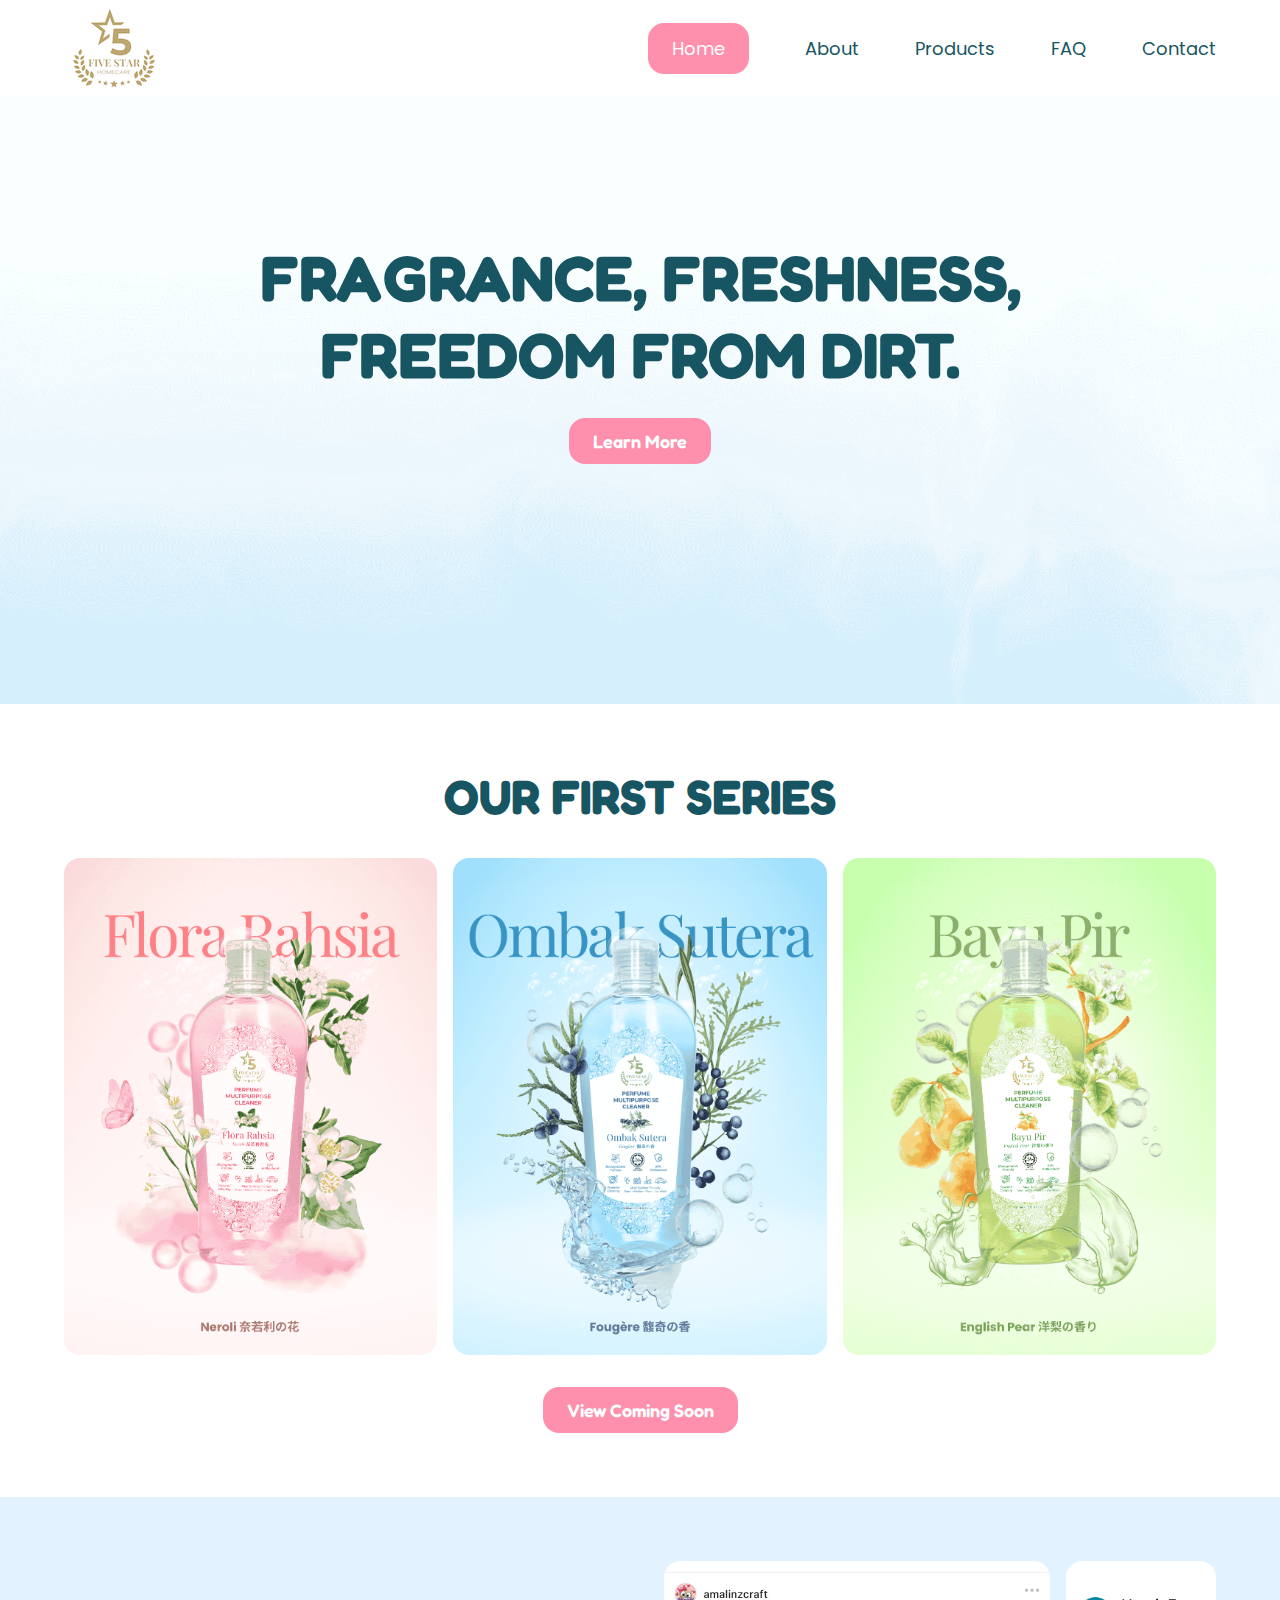
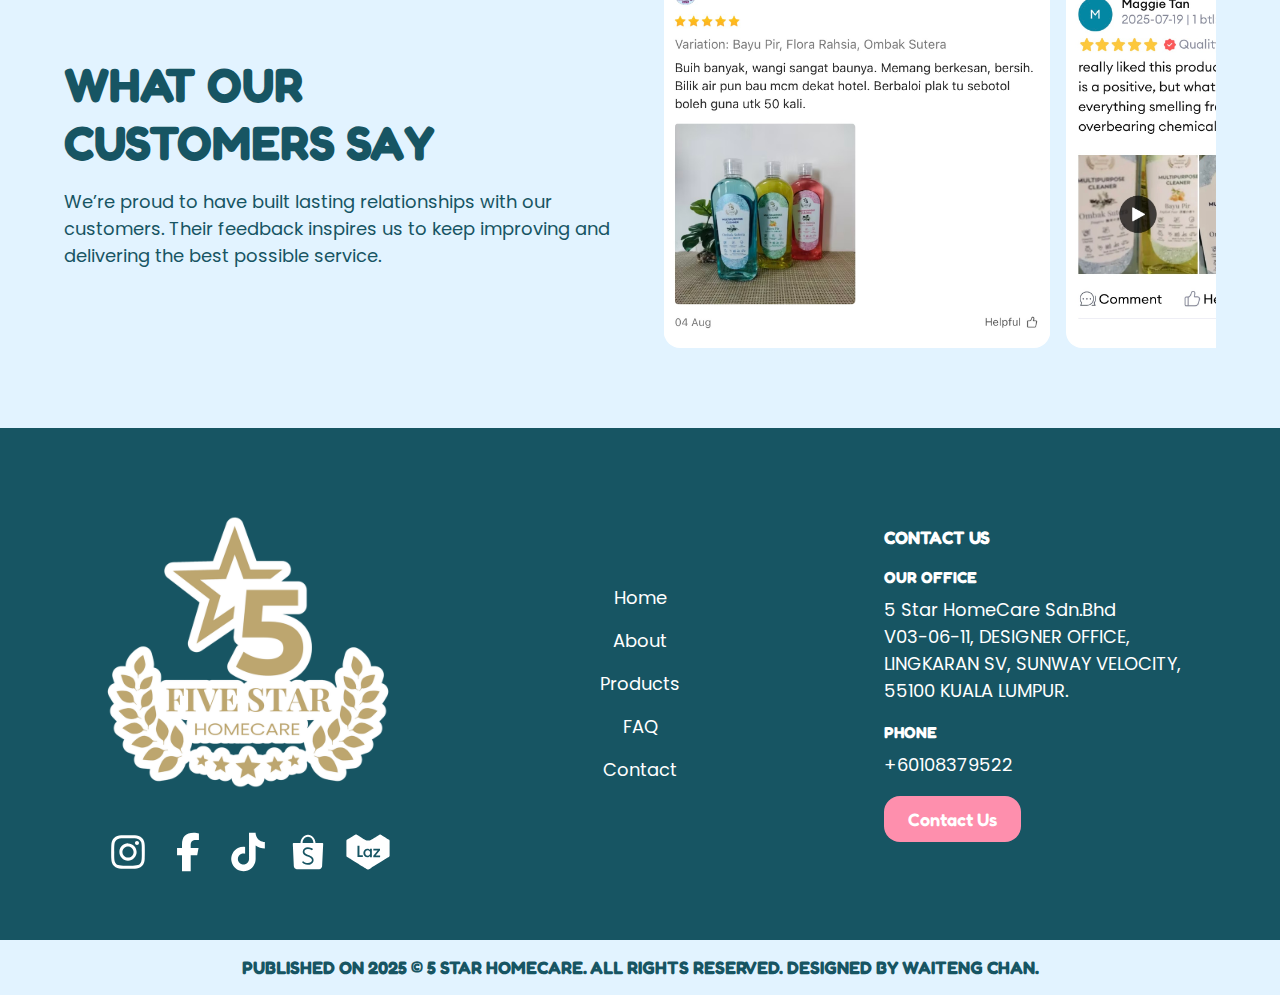
<file: html/index.html>
<!DOCTYPE html>
<html lang="en">
<head>
    <meta charset="UTF-8">
    <meta name="viewport" content="width=device-width, initial-scale=1.0">
    <title>Home</title>
    <link type="text/css" rel="stylesheet" href="/css/style.css">
    <link type="text/css" rel="stylesheet" href="/css/index.css">
    <script src="/javascript/script.js"></script>
</head>
<body>
    <nav class="desktop-nav">
        <div>
            <img onclick="window.location.href='/html/index.html'" src="/images/5-Star-Logo-100.png" alt="" class="logo">
            <ul>
                <li id="active-link"><a href="index.html">Home</a></li>
                <li><a href="about.html">About</a></li>
                <li><a href="products.html">Products</a></li>
                <li><a href="faq.html">FAQ</a></li>
                <li><a href="contact.html">Contact</a></li>
            </ul>
            <svg id="menu-button" xmlns="http://www.w3.org/2000/svg" viewBox="0 0 640 640"><!--!Font Awesome Free v7.1.0 by @fontawesome - https://fontawesome.com License - https://fontawesome.com/license/free Copyright 2025 Fonticons, Inc.--><path d="M96 160C96 142.3 110.3 128 128 128L512 128C529.7 128 544 142.3 544 160C544 177.7 529.7 192 512 192L128 192C110.3 192 96 177.7 96 160zM96 320C96 302.3 110.3 288 128 288L512 288C529.7 288 544 302.3 544 320C544 337.7 529.7 352 512 352L128 352C110.3 352 96 337.7 96 320zM544 480C544 497.7 529.7 512 512 512L128 512C110.3 512 96 497.7 96 480C96 462.3 110.3 448 128 448L512 448C529.7 448 544 462.3 544 480z"/></svg>
        </div>
    </nav>

    <nav id="mobile-nav" class="mobile-nav">
        <div>
            <ul>
                <li id="active-link"><a href="index.html">Home</a></li>
                <li><a href="about.html">About</a></li>
                <li><a href="products.html">Products</a></li>
                <li><a href="faq.html">FAQ</a></li>
                <li><a href="contact.html">Contact</a></li>
            </ul>
        </div>
    </nav>

    <div id="background-black" class="background-black"></div>

    <main>
        <h1>Fragrance, Freshness,<br>Freedom From Dirt.</h1>
        <button onclick="window.location.href='/html/products.html'">Learn More</button>
    </main>

    <section class="section-1">
        <h2>Our First Series</h2>
        <div>
            <div class="card-container">
                <div class="card">
                    <img src="/images/home/6.png" alt="">
                </div>
                <div class="card">
                    <img src="/images/home/4.png" alt="">
                </div>
                <div class="card">
                    <img src="/images/home/5.png" alt="">
                </div>
            </div>
            <button onclick="window.location.href='/html/products.html'">View Coming Soon</button>
        </div>
    </section>

    <section class="section-2">
        <div>
            <div class="heading">
                <h2>What our<br>customers say</h2>
                <p>We’re proud to have built lasting relationships with our customers. Their feedback inspires us to keep improving and delivering the best possible service.</p>
            </div>
            <div class="testimonial-slider">
                <div class="testimonials">
                    <img src="/images/products/comments/1.PNG" alt="">
                    <img src="/images/products/comments/2.PNG" alt="">
                    <img src="/images/products/comments/3.PNG" alt="">
                    <img src="/images/products/comments/4.PNG" alt="">
                    <img src="/images/products/comments/5.PNG" alt="">
                    <img src="/images/products/comments/6.PNG" alt="">
                </div>
            </div>
        </div>
    </section>

    <footer>
        <div>
            <div>
                <img src="/images/5-Star-Logo-800.png" alt="">
                <div class="socials">
                    <svg onclick="window.open('https://www.instagram.com/5star_homecare_?igsh=MXhnYTM4YTVpNnR5ag==', '_blank')" xmlns="http://www.w3.org/2000/svg" viewBox="0 0 640 640"><!--!Font Awesome Free v7.1.0 by @fontawesome - https://fontawesome.com License - https://fontawesome.com/license/free Copyright 2025 Fonticons, Inc.--><path d="M320.3 205C256.8 204.8 205.2 256.2 205 319.7C204.8 383.2 256.2 434.8 319.7 435C383.2 435.2 434.8 383.8 435 320.3C435.2 256.8 383.8 205.2 320.3 205zM319.7 245.4C360.9 245.2 394.4 278.5 394.6 319.7C394.8 360.9 361.5 394.4 320.3 394.6C279.1 394.8 245.6 361.5 245.4 320.3C245.2 279.1 278.5 245.6 319.7 245.4zM413.1 200.3C413.1 185.5 425.1 173.5 439.9 173.5C454.7 173.5 466.7 185.5 466.7 200.3C466.7 215.1 454.7 227.1 439.9 227.1C425.1 227.1 413.1 215.1 413.1 200.3zM542.8 227.5C541.1 191.6 532.9 159.8 506.6 133.6C480.4 107.4 448.6 99.2 412.7 97.4C375.7 95.3 264.8 95.3 227.8 97.4C192 99.1 160.2 107.3 133.9 133.5C107.6 159.7 99.5 191.5 97.7 227.4C95.6 264.4 95.6 375.3 97.7 412.3C99.4 448.2 107.6 480 133.9 506.2C160.2 532.4 191.9 540.6 227.8 542.4C264.8 544.5 375.7 544.5 412.7 542.4C448.6 540.7 480.4 532.5 506.6 506.2C532.8 480 541 448.2 542.8 412.3C544.9 375.3 544.9 264.5 542.8 227.5zM495 452C487.2 471.6 472.1 486.7 452.4 494.6C422.9 506.3 352.9 503.6 320.3 503.6C287.7 503.6 217.6 506.2 188.2 494.6C168.6 486.8 153.5 471.7 145.6 452C133.9 422.5 136.6 352.5 136.6 319.9C136.6 287.3 134 217.2 145.6 187.8C153.4 168.2 168.5 153.1 188.2 145.2C217.7 133.5 287.7 136.2 320.3 136.2C352.9 136.2 423 133.6 452.4 145.2C472 153 487.1 168.1 495 187.8C506.7 217.3 504 287.3 504 319.9C504 352.5 506.7 422.6 495 452z"/></svg>
                    <svg onclick="window.open('https://www.facebook.com/5StarHomeCare.ASIA?mibextid=wwXIfr&rdid=WpFXEf6jz2vQhQxf&share_url=https%3A%2F%2Fwww.facebook.com%2Fshare%2F1AizvsFs6U%2F%3Fmibextid%3DwwXIfr%26ref%3D1#', '_blank')" xmlns="http://www.w3.org/2000/svg" viewBox="0 0 640 640"><!--!Font Awesome Free v7.1.0 by @fontawesome - https://fontawesome.com License - https://fontawesome.com/license/free Copyright 2025 Fonticons, Inc.--><path d="M240 363.3L240 576L356 576L356 363.3L442.5 363.3L460.5 265.5L356 265.5L356 230.9C356 179.2 376.3 159.4 428.7 159.4C445 159.4 458.1 159.8 465.7 160.6L465.7 71.9C451.4 68 416.4 64 396.2 64C289.3 64 240 114.5 240 223.4L240 265.5L174 265.5L174 363.3L240 363.3z"/></svg>
                    <svg onclick="window.open('https://www.tiktok.com/@5star.premiumhousecare?_r=1&_t=ZS-92Eqm6dFDyU', '_blank')" xmlns="http://www.w3.org/2000/svg" viewBox="0 0 640 640"><!--!Font Awesome Free v7.1.0 by @fontawesome - https://fontawesome.com License - https://fontawesome.com/license/free Copyright 2025 Fonticons, Inc.--><path d="M544.5 273.9C500.5 274 457.5 260.3 421.7 234.7L421.7 413.4C421.7 446.5 411.6 478.8 392.7 506C373.8 533.2 347.1 554 316.1 565.6C285.1 577.2 251.3 579.1 219.2 570.9C187.1 562.7 158.3 545 136.5 520.1C114.7 495.2 101.2 464.1 97.5 431.2C93.8 398.3 100.4 365.1 116.1 336C131.8 306.9 156.1 283.3 185.7 268.3C215.3 253.3 248.6 247.8 281.4 252.3L281.4 342.2C266.4 337.5 250.3 337.6 235.4 342.6C220.5 347.6 207.5 357.2 198.4 369.9C189.3 382.6 184.4 398 184.5 413.8C184.6 429.6 189.7 444.8 199 457.5C208.3 470.2 221.4 479.6 236.4 484.4C251.4 489.2 267.5 489.2 282.4 484.3C297.3 479.4 310.4 469.9 319.6 457.2C328.8 444.5 333.8 429.1 333.8 413.4L333.8 64L421.8 64C421.7 71.4 422.4 78.9 423.7 86.2C426.8 102.5 433.1 118.1 442.4 131.9C451.7 145.7 463.7 157.5 477.6 166.5C497.5 179.6 520.8 186.6 544.6 186.6L544.6 274z"/></svg>
                    <svg onclick="window.open('https://my.shp.ee/memgmbp', '_blank')" width="120" height="120" viewBox="0 0 120 120" fill="none" xmlns="http://www.w3.org/2000/svg"><path fill-rule="evenodd" clip-rule="evenodd" d="M73.929 81.3629C73.4297 85.493 70.9331 88.8007 67.0658 90.457C64.9121 91.3797 62.0204 91.8778 59.7315 91.7214C56.1609 91.5846 52.8063 90.7142 49.7142 89.123C48.6095 88.5543 46.9628 87.4187 45.6983 86.355C45.378 86.0863 45.34 85.914 45.5519 85.6127C45.6663 85.4397 45.8773 85.1278 46.3436 84.4429C47.02 83.4495 47.1044 83.325 47.1804 83.2085C47.3968 82.8756 47.7484 82.8466 48.0952 83.1201C48.1317 83.1485 48.1317 83.1485 48.1592 83.1701C48.2161 83.2143 48.2161 83.2144 48.3503 83.3189C48.4861 83.425 48.5667 83.4876 48.5993 83.5121C51.934 86.1301 55.8179 87.64 59.7389 87.791C65.1941 87.7164 69.1169 85.2578 69.8198 81.4826C70.5927 77.3276 67.3388 73.7385 60.9726 71.738C58.9816 71.1124 53.949 69.0932 53.0211 68.5477C48.6635 65.9848 46.6262 62.628 46.9158 58.4818C47.3594 52.7344 52.6823 48.4478 59.408 48.4191C62.4158 48.4129 65.4172 49.0395 68.3006 50.2574C69.3215 50.6887 71.1444 51.683 71.7737 52.154C72.1362 52.4208 72.2078 52.7318 72 53.0673C71.884 53.2619 71.6922 53.5703 71.2879 54.2133L71.2834 54.2203C70.7512 55.0672 70.7346 55.0936 70.6125 55.2917C70.4015 55.6137 70.1535 55.6437 69.7731 55.4017C66.6877 53.3241 63.2673 52.2788 59.5055 52.2033C54.8222 52.2962 51.312 55.0901 51.0812 58.896C51.0199 62.3334 53.592 64.843 59.1478 66.7565C70.4255 70.3891 74.7412 74.648 73.929 81.3629ZM60.0013 22.0215C67.3436 22.0215 73.3284 29.0058 73.6084 37.7486H46.3945C46.6745 29.0058 52.6593 22.0215 60.0013 22.0215ZM98 39.3923C98 38.4845 97.2706 37.7486 96.3711 37.7486H78.7318C78.299 26.2048 70.0787 17 60.0013 17C49.9242 17 41.7038 26.2048 41.2711 37.7486L23.6065 37.7489C22.7208 37.7651 22.0077 38.4948 22.0077 39.3923C22.0077 39.4352 22.0093 39.4778 22.0125 39.5198H22L24.5181 95.1595C24.5184 95.3143 24.5241 95.4705 24.5357 95.6276C24.5382 95.6631 24.5411 95.6982 24.544 95.7334L24.5494 95.8508L24.5555 95.857C24.9381 99.7287 27.7413 102.847 31.5529 102.991L31.5615 102.999H87.595C87.6215 103 87.648 103 87.6745 103C87.7011 103 87.7276 103 87.7541 102.999H87.8734L87.8759 102.997C91.754 102.891 94.8954 99.729 95.2272 95.8096L95.2291 95.8076L95.2317 95.755C95.2348 95.7137 95.2378 95.6728 95.2403 95.6315C95.2465 95.5328 95.2505 95.4344 95.2522 95.3366L97.9997 39.4772H97.9978C97.9994 39.4491 98 39.4207 98 39.3923Z" fill="white"/></svg>
                    <svg onclick="window.open('https://s.lazada.com.my/s.Gp6zB', '_blank')" width="120" height="120" viewBox="0 0 120 120" fill="none" xmlns="http://www.w3.org/2000/svg"><path d="M29.752 16.1572C30.2934 16.1638 30.8263 16.2992 31.3057 16.5508C31.3057 16.5508 50.4783 29.0483 53.4131 30.165C55.4705 31.1109 57.7161 31.5821 59.9795 31.5439C62.5457 31.5973 65.0806 30.9782 67.333 29.749C70.1997 28.2388 88.5088 16.6237 88.7178 16.6162C89.1797 16.3373 89.7107 16.1937 90.25 16.2002C90.8285 16.2035 91.3949 16.3617 91.8906 16.6602C94.3857 18.0384 111.364 28.4314 112.093 28.8945C113.226 29.5779 113.935 30.7821 113.993 32.0947C113.998 32.1811 114 32.2677 113.999 32.3545V69.5654C113.865 70.9024 113.032 72.0698 111.811 72.6299C111.415 72.8303 108.563 74.5825 104.401 77.1621C94.1618 83.5422 75.9887 94.9077 66.9551 100.402C64.7305 101.767 63.0644 102.779 62.2119 103.272C61.545 103.651 60.7906 103.847 60.0234 103.842H59.8037V103.835C59.113 103.805 58.4379 103.614 57.834 103.272C52.1192 99.9658 9.81666 73.4423 8.21484 72.6299C7.04306 72.0828 6.23135 70.9835 6.0459 69.71C6.0275 69.6098 6.01125 69.5087 6.00098 69.4062V32.5918C5.99896 32.4252 6.00833 32.2593 6.02734 32.0947C6.08119 30.8046 6.75297 29.6105 7.8418 28.8965L8.14844 28.7217C12.2414 26.1826 25.9418 17.8221 28.1094 16.6172C28.6063 16.3219 29.1734 16.1638 29.752 16.1572ZM58.4277 51.6152C52.7236 51.6154 48.3945 56.4764 48.3945 62.4297C48.3947 68.3799 52.7237 73.2518 58.4277 73.252C61.0247 73.285 63.4897 72.1023 65.0869 70.0518V72.832H69.6621V52.0361H65.0869V54.8154C63.4897 52.768 61.0246 51.5822 58.4277 51.6152ZM73.3818 52.0322V56.1875H84.124L73.2168 69.2178V72.8291H90.2783V68.6738H79.167L90.0322 55.6953V52.0322H73.3818ZM33.7344 72.7871H47.0703V68.1309H38.6162V44.5361H33.7139L33.7344 72.7871ZM59.2598 55.7793C62.9614 55.7794 65.4141 58.683 65.4141 62.4268C65.4139 66.1733 62.9223 69.0849 59.2598 69.085C55.5942 69.085 53.1017 66.1614 53.1016 62.4268C53.1016 58.695 55.555 55.7793 59.2598 55.7793Z" fill="white"/></svg>
                </div>
            </div>
            <ul>
                <li><a href="index.html">Home</a></li>
                <li><a href="about.html">About</a></li>
                <li><a href="products.html">Products</a></li>
                <li><a href="faq.html">FAQ</a></li>
                <li><a href="contact.html">Contact</a></li>
            </ul>
            <div>
                <div>
                    <h5>Contact Us</h5>
                    <li>
                        <h6>Our Office</h6>
                        <a href="https://maps.app.goo.gl/MLoSiJ2vUgAYKcLw8" target="_blank">
                            5 Star HomeCare Sdn.Bhd<br>
                            V03-06-11, DESIGNER OFFICE,<br>
                            LINGKARAN SV, SUNWAY VELOCITY,<br>
                            55100 KUALA LUMPUR.
                        </a>
                    </li>
                    <li>
                        <h6>Phone</h6>
                        <a target="_blank" href="https://wa.me/60108379522">
                            +60108379522
                        </a>
                    </li>
                    <button onclick="window.location.href='/html/contact.html'">Contact Us</button>
                </div>
            </div>
        </div>
        <div>
            <h5>Published on 2025 © 5 Star HomeCare. All Rights Reserved. Designed by WaiTeng Chan.</h5>
        </div>
    </footer>
</body>
</html>
</file>
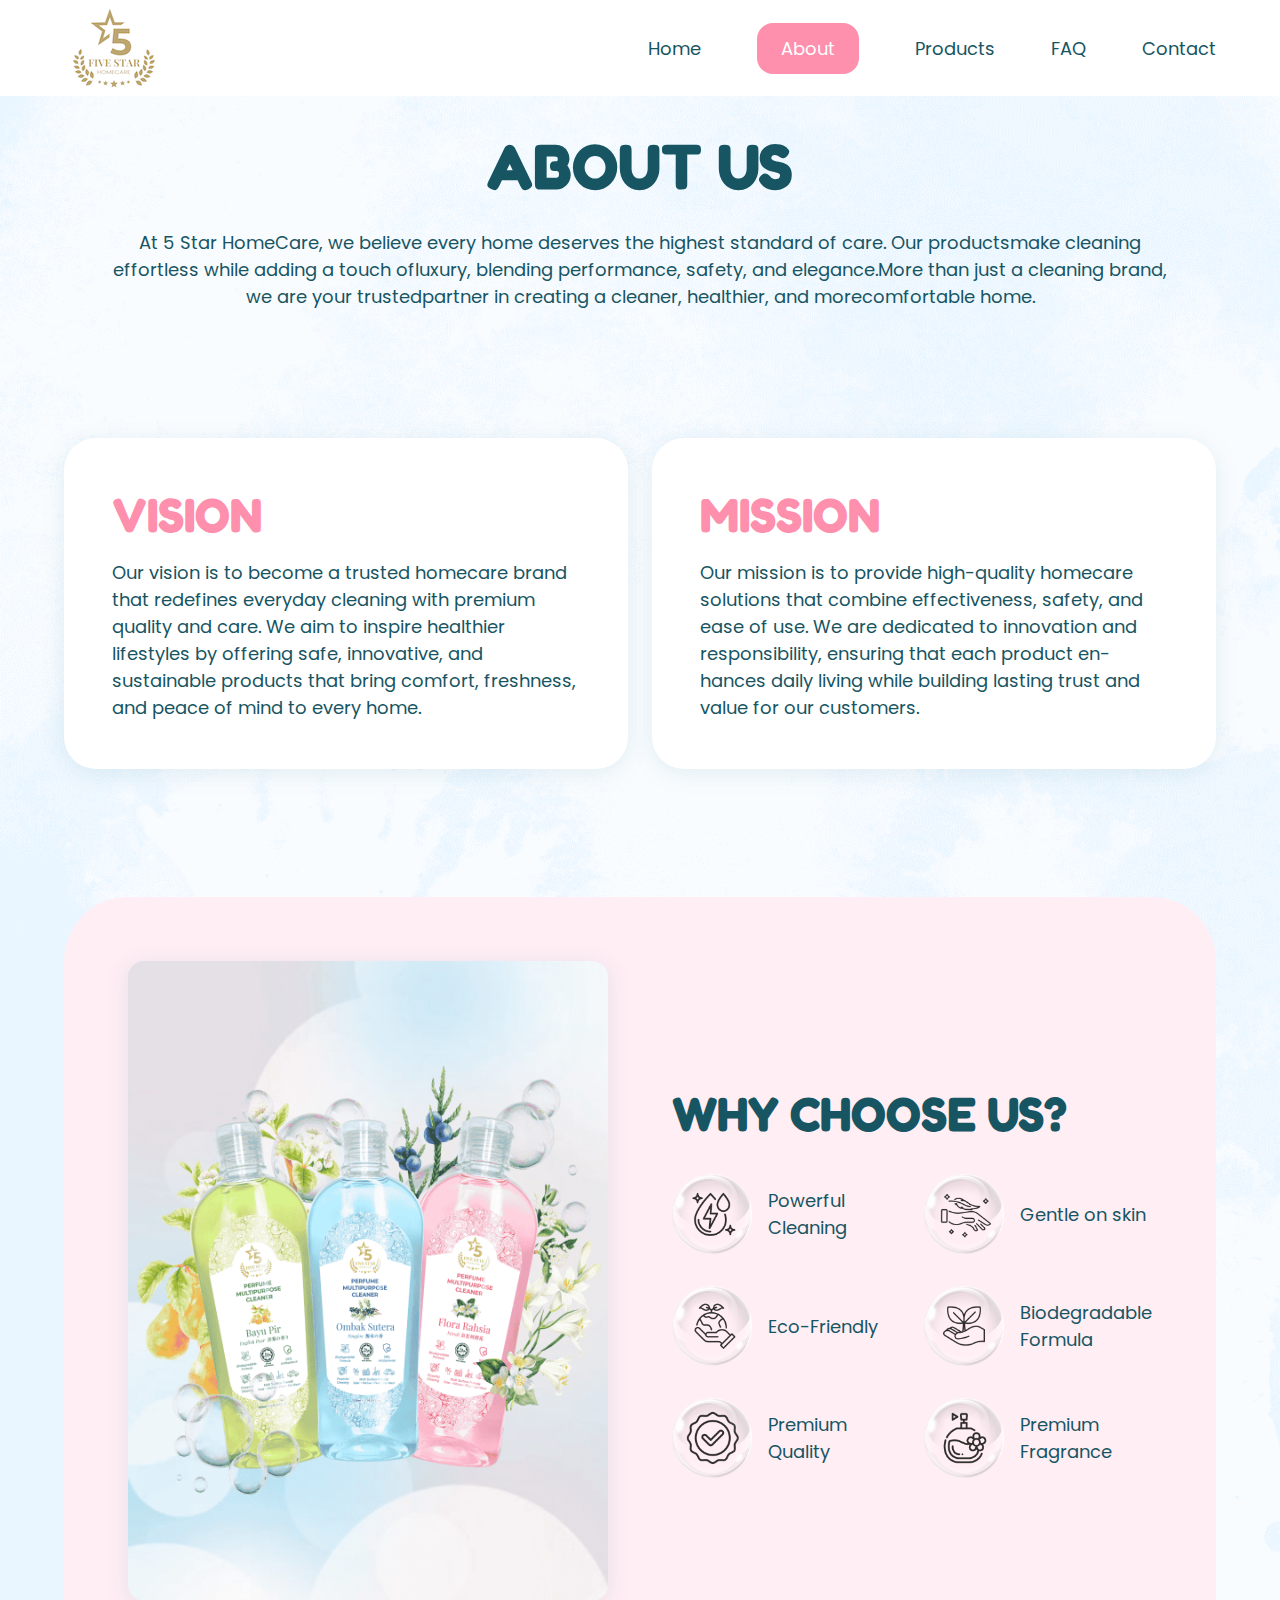
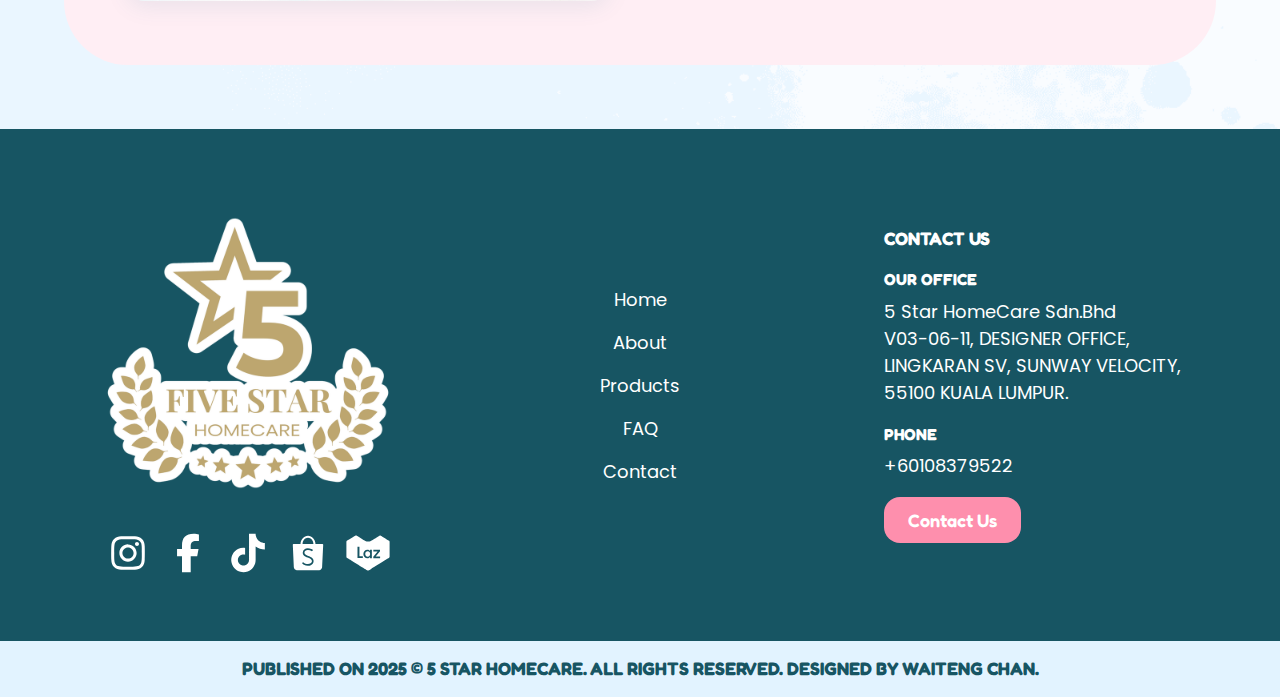
<file: html/about.html>
<!DOCTYPE html>
<html lang="en">
<head>
    <meta charset="UTF-8">
    <meta name="viewport" content="width=device-width, initial-scale=1.0">
    <title>Home</title>
    <link type="text/css" rel="stylesheet" href="../css/style.css">
    <link type="text/css" rel="stylesheet" href="../css/about.css">
    <script src="../javascript/script.js"></script>
</head>



<body>
    <nav class="desktop-nav">
        <div>
            <img onclick="window.location.href='../index.html'" src="../images/5-Star-Logo-100.png" alt="" class="logo">
            <ul>
                <li><a href="../index.html">Home</a></li>
                <li id="active-link"><a href="about.html">About</a></li>
                <li><a href="products.html">Products</a></li>
                <li><a href="faq.html">FAQ</a></li>
                <li><a href="contact.html">Contact</a></li>
            </ul>
            <svg id="menu-button" xmlns="http://www.w3.org/2000/svg" viewBox="0 0 640 640"><!--!Font Awesome Free v7.1.0 by @fontawesome - https://fontawesome.com License - https://fontawesome.com/license/free Copyright 2025 Fonticons, Inc.--><path d="M96 160C96 142.3 110.3 128 128 128L512 128C529.7 128 544 142.3 544 160C544 177.7 529.7 192 512 192L128 192C110.3 192 96 177.7 96 160zM96 320C96 302.3 110.3 288 128 288L512 288C529.7 288 544 302.3 544 320C544 337.7 529.7 352 512 352L128 352C110.3 352 96 337.7 96 320zM544 480C544 497.7 529.7 512 512 512L128 512C110.3 512 96 497.7 96 480C96 462.3 110.3 448 128 448L512 448C529.7 448 544 462.3 544 480z"/></svg>
        </div>
    </nav>

    <nav id="mobile-nav" class="mobile-nav">
        <div>
            <ul>
                <li id="active-link"><a href="../index.html">Home</a></li>
                <li><a href="about.html">About</a></li>
                <li><a href="products.html">Products</a></li>
                <li><a href="faq.html">FAQ</a></li>
                <li><a href="contact.html">Contact</a></li>
            </ul>
        </div>
    </nav>

    <div id="background-black" class="background-black"></div>


    <main>
        <h1>About Us</h1>
        <p>At 5 Star HomeCare, we believe every home deserves the highest standard of care. Our productsmake cleaning effortless while adding a touch ofluxury, blending performance, safety, and elegance.More than just a cleaning brand, we are your trustedpartner in creating a cleaner, healthier, and morecomfortable home.</p>
    </main>

    <section class="section-1">
        <div>
            <div class="vision-mission">
                <h2>Vision</h2>
                <p>Our vision is to become a trusted homecare brand that redefines everyday cleaning with premium quality and care. We aim to inspire healthier lifestyles by offering safe, innovative, and sustainable products that bring comfort, freshness, and peace of mind to every home.</p>
            </div>
            <div class="vision-mission">
                <h2>Mission</h2>
                <p>Our mission is to provide high-quality homecare solutions that combine effectiveness, safety, and ease of use. We are dedicated to innovation and responsibility, ensuring that each product en- hances daily living while building lasting trust and value for our customers.</p>
            </div>
        </div>
    </section>

    <section class="section-2">
        <div>
            <img src="../images/about/Products.png" alt="">
            <div class="why-choose-us">
                <h2>Why Choose Us?</h2>
                <div>
                    <div class="why-choose-us-point">
                        <img src="../images/about/Powerful-Cleaning.png" alt="">
                        <p>Powerful Cleaning</p>
                    </div>
                    <div class="why-choose-us-point">
                        <img src="../images/about/Gentle-on-skin.png" alt="">
                        <p>Gentle on skin</p>
                    </div>
                    <div class="why-choose-us-point">
                        <img src="../images/about/Eco-Friendly.png" alt="">
                        <p>Eco-Friendly</p>
                    </div>
                    <div class="why-choose-us-point">
                        <img src="../images/about/Biodegradable-Formula.png" alt="">
                        <p>Biodegradable Formula</p>
                    </div>
                    <div class="why-choose-us-point">
                        <img src="../images/about/Premium-quality.png" alt="">
                        <p>Premium Quality</p>
                    </div>
                    <div class="why-choose-us-point">
                        <img src="../images/about/Premium-Fragrance.png" alt="">
                        <p>Premium Fragrance</p>
                    </div>
                </div>
            </div>
        </div>
    </section>

    <footer>
        <div>
            <div>
                <img src="../images/5-Star-Logo-800.png" alt="">
                <div class="socials">
                    <svg onclick="window.open('https://www.instagram.com/5star_homecare_?igsh=MXhnYTM4YTVpNnR5ag==', '_blank')" xmlns="http://www.w3.org/2000/svg" viewBox="0 0 640 640"><!--!Font Awesome Free v7.1.0 by @fontawesome - https://fontawesome.com License - https://fontawesome.com/license/free Copyright 2025 Fonticons, Inc.--><path d="M320.3 205C256.8 204.8 205.2 256.2 205 319.7C204.8 383.2 256.2 434.8 319.7 435C383.2 435.2 434.8 383.8 435 320.3C435.2 256.8 383.8 205.2 320.3 205zM319.7 245.4C360.9 245.2 394.4 278.5 394.6 319.7C394.8 360.9 361.5 394.4 320.3 394.6C279.1 394.8 245.6 361.5 245.4 320.3C245.2 279.1 278.5 245.6 319.7 245.4zM413.1 200.3C413.1 185.5 425.1 173.5 439.9 173.5C454.7 173.5 466.7 185.5 466.7 200.3C466.7 215.1 454.7 227.1 439.9 227.1C425.1 227.1 413.1 215.1 413.1 200.3zM542.8 227.5C541.1 191.6 532.9 159.8 506.6 133.6C480.4 107.4 448.6 99.2 412.7 97.4C375.7 95.3 264.8 95.3 227.8 97.4C192 99.1 160.2 107.3 133.9 133.5C107.6 159.7 99.5 191.5 97.7 227.4C95.6 264.4 95.6 375.3 97.7 412.3C99.4 448.2 107.6 480 133.9 506.2C160.2 532.4 191.9 540.6 227.8 542.4C264.8 544.5 375.7 544.5 412.7 542.4C448.6 540.7 480.4 532.5 506.6 506.2C532.8 480 541 448.2 542.8 412.3C544.9 375.3 544.9 264.5 542.8 227.5zM495 452C487.2 471.6 472.1 486.7 452.4 494.6C422.9 506.3 352.9 503.6 320.3 503.6C287.7 503.6 217.6 506.2 188.2 494.6C168.6 486.8 153.5 471.7 145.6 452C133.9 422.5 136.6 352.5 136.6 319.9C136.6 287.3 134 217.2 145.6 187.8C153.4 168.2 168.5 153.1 188.2 145.2C217.7 133.5 287.7 136.2 320.3 136.2C352.9 136.2 423 133.6 452.4 145.2C472 153 487.1 168.1 495 187.8C506.7 217.3 504 287.3 504 319.9C504 352.5 506.7 422.6 495 452z"/></svg>
                    <svg onclick="window.open('https://www.facebook.com/5StarHomeCare.ASIA?mibextid=wwXIfr&rdid=WpFXEf6jz2vQhQxf&share_url=https%3A%2F%2Fwww.facebook.com%2Fshare%2F1AizvsFs6U%2F%3Fmibextid%3DwwXIfr%26ref%3D1#', '_blank')" xmlns="http://www.w3.org/2000/svg" viewBox="0 0 640 640"><!--!Font Awesome Free v7.1.0 by @fontawesome - https://fontawesome.com License - https://fontawesome.com/license/free Copyright 2025 Fonticons, Inc.--><path d="M240 363.3L240 576L356 576L356 363.3L442.5 363.3L460.5 265.5L356 265.5L356 230.9C356 179.2 376.3 159.4 428.7 159.4C445 159.4 458.1 159.8 465.7 160.6L465.7 71.9C451.4 68 416.4 64 396.2 64C289.3 64 240 114.5 240 223.4L240 265.5L174 265.5L174 363.3L240 363.3z"/></svg>
                    <svg onclick="window.open('https://www.tiktok.com/@5star.premiumhousecare?_r=1&_t=ZS-92Eqm6dFDyU', '_blank')" xmlns="http://www.w3.org/2000/svg" viewBox="0 0 640 640"><!--!Font Awesome Free v7.1.0 by @fontawesome - https://fontawesome.com License - https://fontawesome.com/license/free Copyright 2025 Fonticons, Inc.--><path d="M544.5 273.9C500.5 274 457.5 260.3 421.7 234.7L421.7 413.4C421.7 446.5 411.6 478.8 392.7 506C373.8 533.2 347.1 554 316.1 565.6C285.1 577.2 251.3 579.1 219.2 570.9C187.1 562.7 158.3 545 136.5 520.1C114.7 495.2 101.2 464.1 97.5 431.2C93.8 398.3 100.4 365.1 116.1 336C131.8 306.9 156.1 283.3 185.7 268.3C215.3 253.3 248.6 247.8 281.4 252.3L281.4 342.2C266.4 337.5 250.3 337.6 235.4 342.6C220.5 347.6 207.5 357.2 198.4 369.9C189.3 382.6 184.4 398 184.5 413.8C184.6 429.6 189.7 444.8 199 457.5C208.3 470.2 221.4 479.6 236.4 484.4C251.4 489.2 267.5 489.2 282.4 484.3C297.3 479.4 310.4 469.9 319.6 457.2C328.8 444.5 333.8 429.1 333.8 413.4L333.8 64L421.8 64C421.7 71.4 422.4 78.9 423.7 86.2C426.8 102.5 433.1 118.1 442.4 131.9C451.7 145.7 463.7 157.5 477.6 166.5C497.5 179.6 520.8 186.6 544.6 186.6L544.6 274z"/></svg>
                    <svg onclick="window.open('https://my.shp.ee/memgmbp', '_blank')" width="120" height="120" viewBox="0 0 120 120" fill="none" xmlns="http://www.w3.org/2000/svg"><path fill-rule="evenodd" clip-rule="evenodd" d="M73.929 81.3629C73.4297 85.493 70.9331 88.8007 67.0658 90.457C64.9121 91.3797 62.0204 91.8778 59.7315 91.7214C56.1609 91.5846 52.8063 90.7142 49.7142 89.123C48.6095 88.5543 46.9628 87.4187 45.6983 86.355C45.378 86.0863 45.34 85.914 45.5519 85.6127C45.6663 85.4397 45.8773 85.1278 46.3436 84.4429C47.02 83.4495 47.1044 83.325 47.1804 83.2085C47.3968 82.8756 47.7484 82.8466 48.0952 83.1201C48.1317 83.1485 48.1317 83.1485 48.1592 83.1701C48.2161 83.2143 48.2161 83.2144 48.3503 83.3189C48.4861 83.425 48.5667 83.4876 48.5993 83.5121C51.934 86.1301 55.8179 87.64 59.7389 87.791C65.1941 87.7164 69.1169 85.2578 69.8198 81.4826C70.5927 77.3276 67.3388 73.7385 60.9726 71.738C58.9816 71.1124 53.949 69.0932 53.0211 68.5477C48.6635 65.9848 46.6262 62.628 46.9158 58.4818C47.3594 52.7344 52.6823 48.4478 59.408 48.4191C62.4158 48.4129 65.4172 49.0395 68.3006 50.2574C69.3215 50.6887 71.1444 51.683 71.7737 52.154C72.1362 52.4208 72.2078 52.7318 72 53.0673C71.884 53.2619 71.6922 53.5703 71.2879 54.2133L71.2834 54.2203C70.7512 55.0672 70.7346 55.0936 70.6125 55.2917C70.4015 55.6137 70.1535 55.6437 69.7731 55.4017C66.6877 53.3241 63.2673 52.2788 59.5055 52.2033C54.8222 52.2962 51.312 55.0901 51.0812 58.896C51.0199 62.3334 53.592 64.843 59.1478 66.7565C70.4255 70.3891 74.7412 74.648 73.929 81.3629ZM60.0013 22.0215C67.3436 22.0215 73.3284 29.0058 73.6084 37.7486H46.3945C46.6745 29.0058 52.6593 22.0215 60.0013 22.0215ZM98 39.3923C98 38.4845 97.2706 37.7486 96.3711 37.7486H78.7318C78.299 26.2048 70.0787 17 60.0013 17C49.9242 17 41.7038 26.2048 41.2711 37.7486L23.6065 37.7489C22.7208 37.7651 22.0077 38.4948 22.0077 39.3923C22.0077 39.4352 22.0093 39.4778 22.0125 39.5198H22L24.5181 95.1595C24.5184 95.3143 24.5241 95.4705 24.5357 95.6276C24.5382 95.6631 24.5411 95.6982 24.544 95.7334L24.5494 95.8508L24.5555 95.857C24.9381 99.7287 27.7413 102.847 31.5529 102.991L31.5615 102.999H87.595C87.6215 103 87.648 103 87.6745 103C87.7011 103 87.7276 103 87.7541 102.999H87.8734L87.8759 102.997C91.754 102.891 94.8954 99.729 95.2272 95.8096L95.2291 95.8076L95.2317 95.755C95.2348 95.7137 95.2378 95.6728 95.2403 95.6315C95.2465 95.5328 95.2505 95.4344 95.2522 95.3366L97.9997 39.4772H97.9978C97.9994 39.4491 98 39.4207 98 39.3923Z" fill="white"/></svg>
                    <svg onclick="window.open('https://s.lazada.com.my/s.Gp6zB', '_blank')" width="120" height="120" viewBox="0 0 120 120" fill="none" xmlns="http://www.w3.org/2000/svg"><path d="M29.752 16.1572C30.2934 16.1638 30.8263 16.2992 31.3057 16.5508C31.3057 16.5508 50.4783 29.0483 53.4131 30.165C55.4705 31.1109 57.7161 31.5821 59.9795 31.5439C62.5457 31.5973 65.0806 30.9782 67.333 29.749C70.1997 28.2388 88.5088 16.6237 88.7178 16.6162C89.1797 16.3373 89.7107 16.1937 90.25 16.2002C90.8285 16.2035 91.3949 16.3617 91.8906 16.6602C94.3857 18.0384 111.364 28.4314 112.093 28.8945C113.226 29.5779 113.935 30.7821 113.993 32.0947C113.998 32.1811 114 32.2677 113.999 32.3545V69.5654C113.865 70.9024 113.032 72.0698 111.811 72.6299C111.415 72.8303 108.563 74.5825 104.401 77.1621C94.1618 83.5422 75.9887 94.9077 66.9551 100.402C64.7305 101.767 63.0644 102.779 62.2119 103.272C61.545 103.651 60.7906 103.847 60.0234 103.842H59.8037V103.835C59.113 103.805 58.4379 103.614 57.834 103.272C52.1192 99.9658 9.81666 73.4423 8.21484 72.6299C7.04306 72.0828 6.23135 70.9835 6.0459 69.71C6.0275 69.6098 6.01125 69.5087 6.00098 69.4062V32.5918C5.99896 32.4252 6.00833 32.2593 6.02734 32.0947C6.08119 30.8046 6.75297 29.6105 7.8418 28.8965L8.14844 28.7217C12.2414 26.1826 25.9418 17.8221 28.1094 16.6172C28.6063 16.3219 29.1734 16.1638 29.752 16.1572ZM58.4277 51.6152C52.7236 51.6154 48.3945 56.4764 48.3945 62.4297C48.3947 68.3799 52.7237 73.2518 58.4277 73.252C61.0247 73.285 63.4897 72.1023 65.0869 70.0518V72.832H69.6621V52.0361H65.0869V54.8154C63.4897 52.768 61.0246 51.5822 58.4277 51.6152ZM73.3818 52.0322V56.1875H84.124L73.2168 69.2178V72.8291H90.2783V68.6738H79.167L90.0322 55.6953V52.0322H73.3818ZM33.7344 72.7871H47.0703V68.1309H38.6162V44.5361H33.7139L33.7344 72.7871ZM59.2598 55.7793C62.9614 55.7794 65.4141 58.683 65.4141 62.4268C65.4139 66.1733 62.9223 69.0849 59.2598 69.085C55.5942 69.085 53.1017 66.1614 53.1016 62.4268C53.1016 58.695 55.555 55.7793 59.2598 55.7793Z" fill="white"/></svg>
                </div>
            </div>
            <ul>
                <li><a href="index.html">Home</a></li>
                <li><a href="about.html">About</a></li>
                <li><a href="products.html">Products</a></li>
                <li><a href="faq.html">FAQ</a></li>
                <li><a href="contact.html">Contact</a></li>
            </ul>
            <div>
                <div>
                    <h5>Contact Us</h5>
                    <li>
                        <h6>Our Office</h6>
                        <a href="https://maps.app.goo.gl/MLoSiJ2vUgAYKcLw8" target="_blank">
                            5 Star HomeCare Sdn.Bhd<br>
                            V03-06-11, DESIGNER OFFICE,<br>
                            LINGKARAN SV, SUNWAY VELOCITY,<br>
                            55100 KUALA LUMPUR.
                        </a>
                    </li>
                    <li>
                        <h6>Phone</h6>
                        <a target="_blank" href="https://wa.me/60108379522">
                            +60108379522
                        </a>
                    </li>
                    <button onclick="window.location.href='contact.html'">Contact Us</button>
                </div>
            </div>
        </div>
        <div>
            <h5>Published on 2025 © 5 Star HomeCare. All Rights Reserved. Designed by WaiTeng Chan.</h5>
        </div>
    </footer>

</body>
</html>
</file>
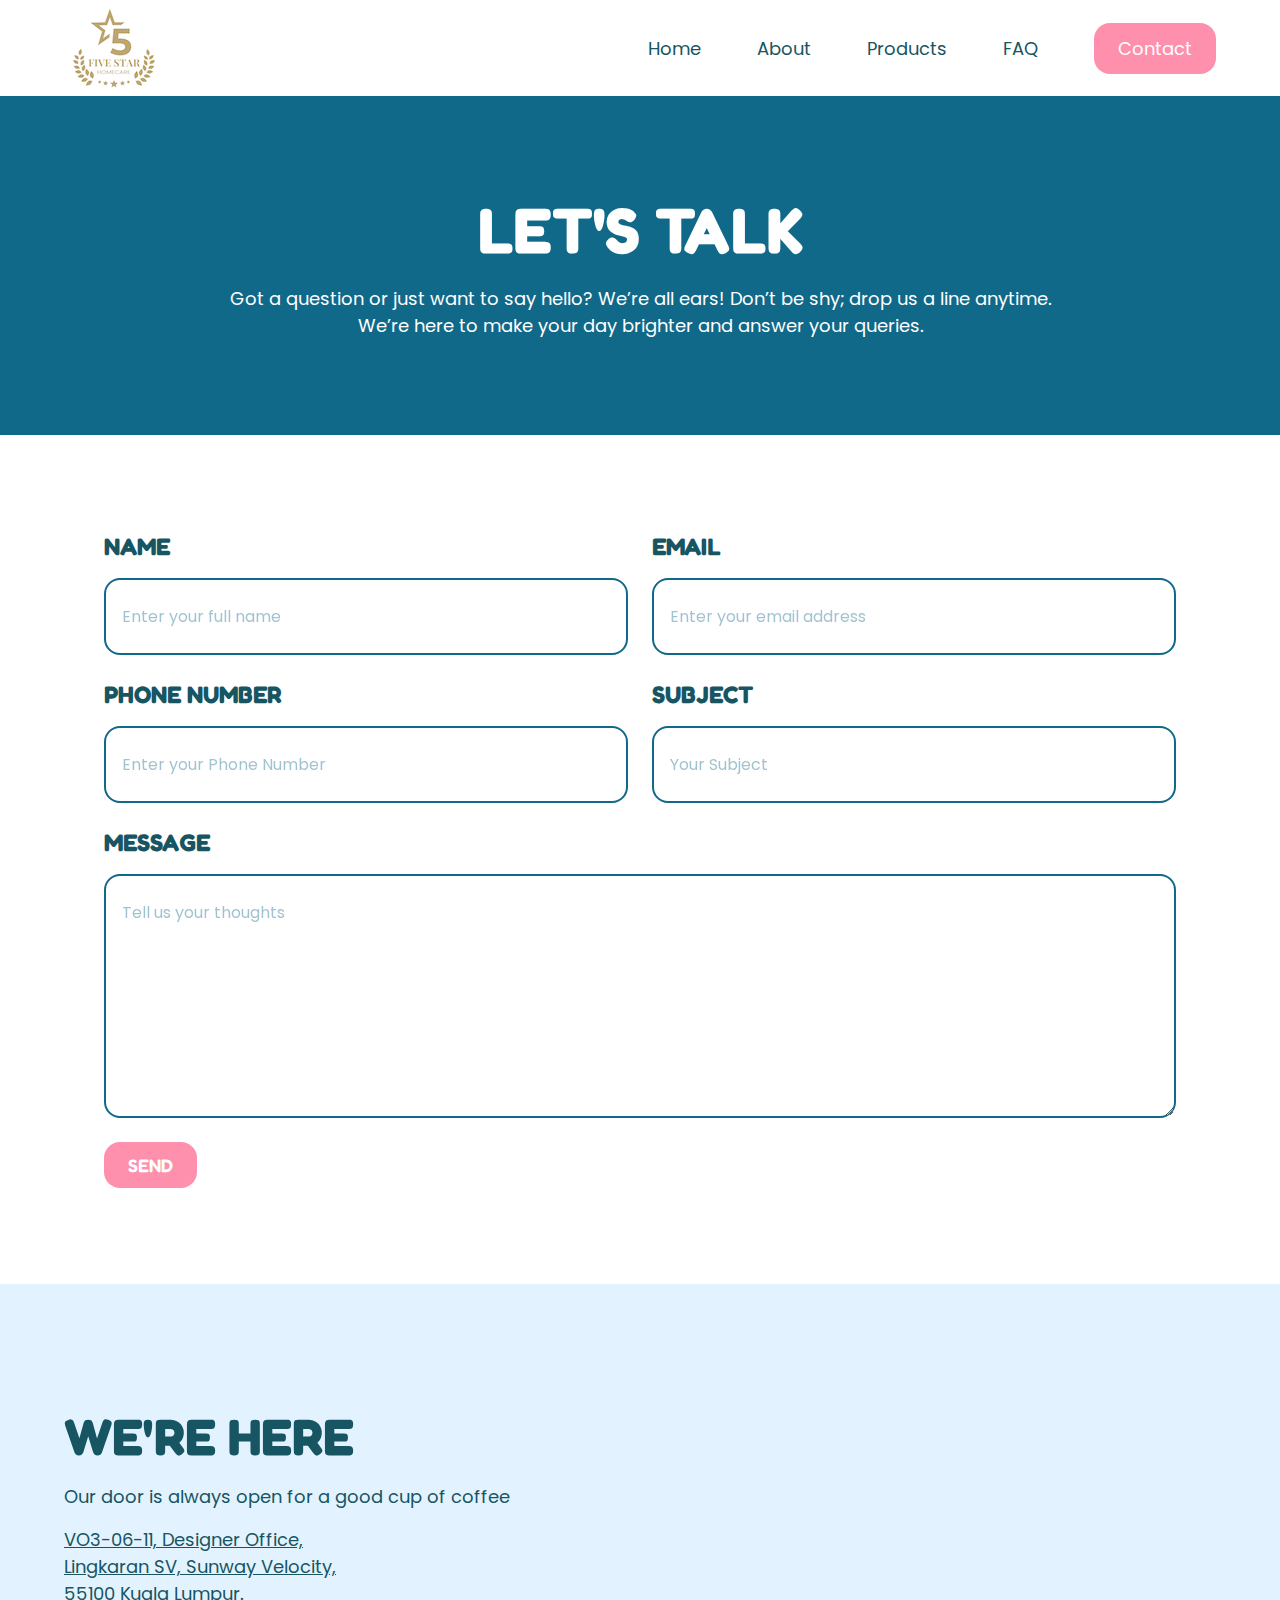
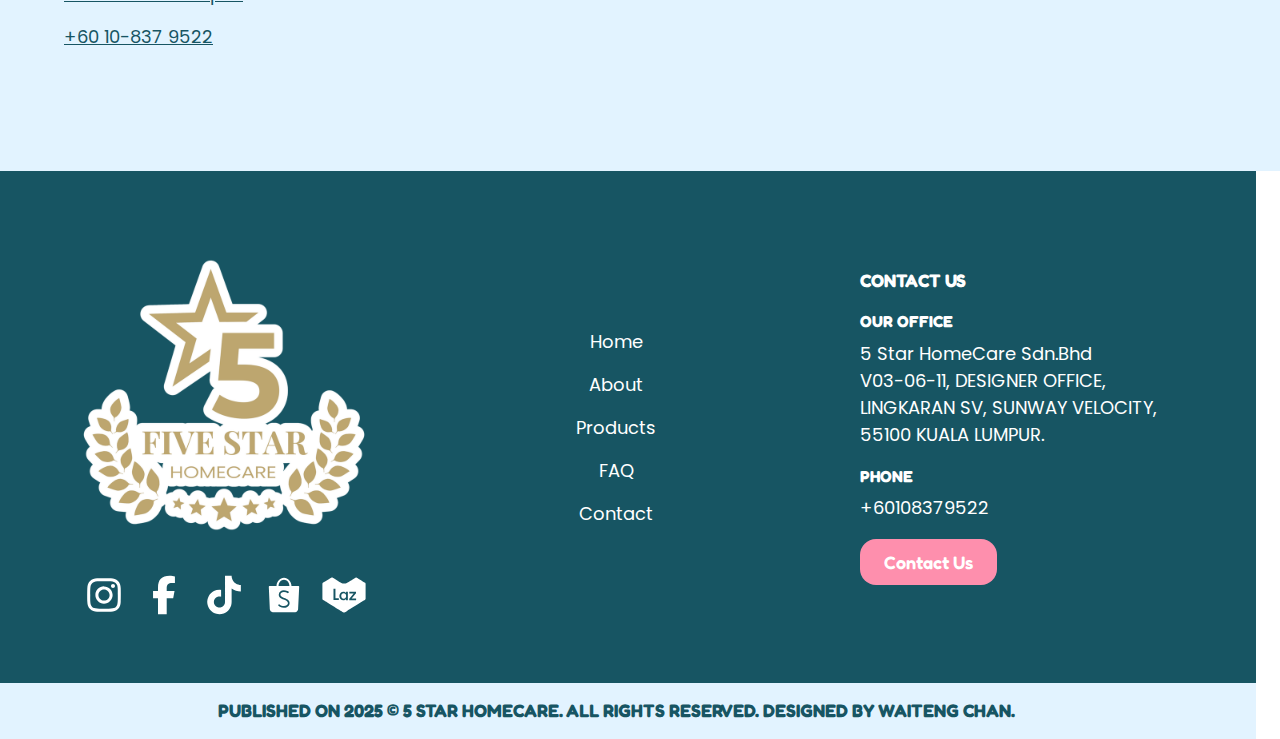
<file: html/contact.html>
<!DOCTYPE html>
<html lang="en">
<head>
    <meta charset="UTF-8">
    <meta name="viewport" content="width=device-width, initial-scale=1.0">
    <title>Home</title>
    <link type="text/css" rel="stylesheet" href="../css/style.css">
    <link type="text/css" rel="stylesheet" href="../css/contact.css">
    <script src="../javascript/script.js"></script>
</head>
<body>
    <nav class="desktop-nav">
        <div>
            <img onclick="window.location.href='../index.html'" src="../images/5-Star-Logo-100.png" alt="" class="logo">
            <ul>
                <li><a href="../index.html">Home</a></li>
                <li><a href="about.html">About</a></li>
                <li><a href="products.html">Products</a></li>
                <li><a href="faq.html">FAQ</a></li>
                <li id="active-link"><a href="contact.html">Contact</a></li>
            </ul>
            <svg id="menu-button" xmlns="http://www.w3.org/2000/svg" viewBox="0 0 640 640"><!--!Font Awesome Free v7.1.0 by @fontawesome - https://fontawesome.com License - https://fontawesome.com/license/free Copyright 2025 Fonticons, Inc.--><path d="M96 160C96 142.3 110.3 128 128 128L512 128C529.7 128 544 142.3 544 160C544 177.7 529.7 192 512 192L128 192C110.3 192 96 177.7 96 160zM96 320C96 302.3 110.3 288 128 288L512 288C529.7 288 544 302.3 544 320C544 337.7 529.7 352 512 352L128 352C110.3 352 96 337.7 96 320zM544 480C544 497.7 529.7 512 512 512L128 512C110.3 512 96 497.7 96 480C96 462.3 110.3 448 128 448L512 448C529.7 448 544 462.3 544 480z"/></svg>
        </div>
    </nav>

    <nav id="mobile-nav" class="mobile-nav">
        <div>
            <ul>
                <li id="active-link"><a href="../index.html">Home</a></li>
                <li><a href="about.html">About</a></li>
                <li><a href="products.html">Products</a></li>
                <li><a href="faq.html">FAQ</a></li>
                <li><a href="contact.html">Contact</a></li>
            </ul>
        </div>
    </nav>

    <div id="background-black" class="background-black"></div>

    <main>
        <div>
            <h1>Let's Talk</h1>
            <p>Got a question or just want to say hello? We’re all ears! Don’t be shy; drop us a line anytime.<br>We’re here to make your day brighter and answer your queries.</p>
        </div>
    </main>

    <section class="section-1">
        <form action="">
            <div class="form-2-columns">
                <div class="form-inputs">
                    <h4>Name</h4>
                    <input type="text" placeholder="Enter your full name">
                </div>
                <div class="form-inputs">
                    <h4>Email</h4>
                    <input type="text" placeholder="Enter your email address">
                </div>
            </div>
            <div class="form-2-columns">
                <div class="form-inputs">
                    <h4>Phone Number</h4>
                    <input type="text" placeholder="Enter your Phone Number">
                </div>
                <div class="form-inputs">
                    <h4>Subject</h4>
                    <input type="text" placeholder="Your Subject">
                </div>
            </div>
            <div class="form-inputs">
                <h4>Message</h4>
                <textarea name="" id="" placeholder="Tell us your thoughts"></textarea>
            </div>
            <button>SEND</button>
        </form>
    </section>

    <section class="section-2">
        <div>
            <div class="section-2-content">
                <h2>We're Here</h2>
                <div>
                    <p>Our door is always open for a good cup of coffee</p>
                    <a href="">
                        VO3-06-11, Designer Office,
                        <br>Lingkaran SV, Sunway Velocity,
                        <br>55100 Kuala Lumpur. </a>
                    <a href="">+60 10-837 9522</a>
                </div>
            </div>
            <div class="section-2-map">
                <iframe src="https://www.google.com/maps/embed?pb=!1m18!1m12!1m3!1d3983.8682739534493!2d101.72109247497109!3d3.1295019968459683!2m3!1f0!2f0!3f0!3m2!1i1024!2i768!4f13.1!3m3!1m2!1s0x31cc376a0ba598cd%3A0xb2cced7c6191aee2!2sSunway%20Velocity%20Designer%20Office!5e0!3m2!1sen!2smy!4v1765017281424!5m2!1sen!2smy" width="600" height="450" style="border:0;" allowfullscreen="" loading="lazy" referrerpolicy="no-referrer-when-downgrade"></iframe>
            </div>
        </div>
    </section>

    <footer>
        <div>
            <div>
                <img src="../images/5-Star-Logo-800.png" alt="">
                <div class="socials">
                    <svg onclick="window.open('https://www.instagram.com/5star_homecare_?igsh=MXhnYTM4YTVpNnR5ag==', '_blank')" xmlns="http://www.w3.org/2000/svg" viewBox="0 0 640 640"><!--!Font Awesome Free v7.1.0 by @fontawesome - https://fontawesome.com License - https://fontawesome.com/license/free Copyright 2025 Fonticons, Inc.--><path d="M320.3 205C256.8 204.8 205.2 256.2 205 319.7C204.8 383.2 256.2 434.8 319.7 435C383.2 435.2 434.8 383.8 435 320.3C435.2 256.8 383.8 205.2 320.3 205zM319.7 245.4C360.9 245.2 394.4 278.5 394.6 319.7C394.8 360.9 361.5 394.4 320.3 394.6C279.1 394.8 245.6 361.5 245.4 320.3C245.2 279.1 278.5 245.6 319.7 245.4zM413.1 200.3C413.1 185.5 425.1 173.5 439.9 173.5C454.7 173.5 466.7 185.5 466.7 200.3C466.7 215.1 454.7 227.1 439.9 227.1C425.1 227.1 413.1 215.1 413.1 200.3zM542.8 227.5C541.1 191.6 532.9 159.8 506.6 133.6C480.4 107.4 448.6 99.2 412.7 97.4C375.7 95.3 264.8 95.3 227.8 97.4C192 99.1 160.2 107.3 133.9 133.5C107.6 159.7 99.5 191.5 97.7 227.4C95.6 264.4 95.6 375.3 97.7 412.3C99.4 448.2 107.6 480 133.9 506.2C160.2 532.4 191.9 540.6 227.8 542.4C264.8 544.5 375.7 544.5 412.7 542.4C448.6 540.7 480.4 532.5 506.6 506.2C532.8 480 541 448.2 542.8 412.3C544.9 375.3 544.9 264.5 542.8 227.5zM495 452C487.2 471.6 472.1 486.7 452.4 494.6C422.9 506.3 352.9 503.6 320.3 503.6C287.7 503.6 217.6 506.2 188.2 494.6C168.6 486.8 153.5 471.7 145.6 452C133.9 422.5 136.6 352.5 136.6 319.9C136.6 287.3 134 217.2 145.6 187.8C153.4 168.2 168.5 153.1 188.2 145.2C217.7 133.5 287.7 136.2 320.3 136.2C352.9 136.2 423 133.6 452.4 145.2C472 153 487.1 168.1 495 187.8C506.7 217.3 504 287.3 504 319.9C504 352.5 506.7 422.6 495 452z"/></svg>
                    <svg onclick="window.open('https://www.facebook.com/5StarHomeCare.ASIA?mibextid=wwXIfr&rdid=WpFXEf6jz2vQhQxf&share_url=https%3A%2F%2Fwww.facebook.com%2Fshare%2F1AizvsFs6U%2F%3Fmibextid%3DwwXIfr%26ref%3D1#', '_blank')" xmlns="http://www.w3.org/2000/svg" viewBox="0 0 640 640"><!--!Font Awesome Free v7.1.0 by @fontawesome - https://fontawesome.com License - https://fontawesome.com/license/free Copyright 2025 Fonticons, Inc.--><path d="M240 363.3L240 576L356 576L356 363.3L442.5 363.3L460.5 265.5L356 265.5L356 230.9C356 179.2 376.3 159.4 428.7 159.4C445 159.4 458.1 159.8 465.7 160.6L465.7 71.9C451.4 68 416.4 64 396.2 64C289.3 64 240 114.5 240 223.4L240 265.5L174 265.5L174 363.3L240 363.3z"/></svg>
                    <svg onclick="window.open('https://www.tiktok.com/@5star.premiumhousecare?_r=1&_t=ZS-92Eqm6dFDyU', '_blank')" xmlns="http://www.w3.org/2000/svg" viewBox="0 0 640 640"><!--!Font Awesome Free v7.1.0 by @fontawesome - https://fontawesome.com License - https://fontawesome.com/license/free Copyright 2025 Fonticons, Inc.--><path d="M544.5 273.9C500.5 274 457.5 260.3 421.7 234.7L421.7 413.4C421.7 446.5 411.6 478.8 392.7 506C373.8 533.2 347.1 554 316.1 565.6C285.1 577.2 251.3 579.1 219.2 570.9C187.1 562.7 158.3 545 136.5 520.1C114.7 495.2 101.2 464.1 97.5 431.2C93.8 398.3 100.4 365.1 116.1 336C131.8 306.9 156.1 283.3 185.7 268.3C215.3 253.3 248.6 247.8 281.4 252.3L281.4 342.2C266.4 337.5 250.3 337.6 235.4 342.6C220.5 347.6 207.5 357.2 198.4 369.9C189.3 382.6 184.4 398 184.5 413.8C184.6 429.6 189.7 444.8 199 457.5C208.3 470.2 221.4 479.6 236.4 484.4C251.4 489.2 267.5 489.2 282.4 484.3C297.3 479.4 310.4 469.9 319.6 457.2C328.8 444.5 333.8 429.1 333.8 413.4L333.8 64L421.8 64C421.7 71.4 422.4 78.9 423.7 86.2C426.8 102.5 433.1 118.1 442.4 131.9C451.7 145.7 463.7 157.5 477.6 166.5C497.5 179.6 520.8 186.6 544.6 186.6L544.6 274z"/></svg>
                    <svg onclick="window.open('https://my.shp.ee/memgmbp', '_blank')" width="120" height="120" viewBox="0 0 120 120" fill="none" xmlns="http://www.w3.org/2000/svg"><path fill-rule="evenodd" clip-rule="evenodd" d="M73.929 81.3629C73.4297 85.493 70.9331 88.8007 67.0658 90.457C64.9121 91.3797 62.0204 91.8778 59.7315 91.7214C56.1609 91.5846 52.8063 90.7142 49.7142 89.123C48.6095 88.5543 46.9628 87.4187 45.6983 86.355C45.378 86.0863 45.34 85.914 45.5519 85.6127C45.6663 85.4397 45.8773 85.1278 46.3436 84.4429C47.02 83.4495 47.1044 83.325 47.1804 83.2085C47.3968 82.8756 47.7484 82.8466 48.0952 83.1201C48.1317 83.1485 48.1317 83.1485 48.1592 83.1701C48.2161 83.2143 48.2161 83.2144 48.3503 83.3189C48.4861 83.425 48.5667 83.4876 48.5993 83.5121C51.934 86.1301 55.8179 87.64 59.7389 87.791C65.1941 87.7164 69.1169 85.2578 69.8198 81.4826C70.5927 77.3276 67.3388 73.7385 60.9726 71.738C58.9816 71.1124 53.949 69.0932 53.0211 68.5477C48.6635 65.9848 46.6262 62.628 46.9158 58.4818C47.3594 52.7344 52.6823 48.4478 59.408 48.4191C62.4158 48.4129 65.4172 49.0395 68.3006 50.2574C69.3215 50.6887 71.1444 51.683 71.7737 52.154C72.1362 52.4208 72.2078 52.7318 72 53.0673C71.884 53.2619 71.6922 53.5703 71.2879 54.2133L71.2834 54.2203C70.7512 55.0672 70.7346 55.0936 70.6125 55.2917C70.4015 55.6137 70.1535 55.6437 69.7731 55.4017C66.6877 53.3241 63.2673 52.2788 59.5055 52.2033C54.8222 52.2962 51.312 55.0901 51.0812 58.896C51.0199 62.3334 53.592 64.843 59.1478 66.7565C70.4255 70.3891 74.7412 74.648 73.929 81.3629ZM60.0013 22.0215C67.3436 22.0215 73.3284 29.0058 73.6084 37.7486H46.3945C46.6745 29.0058 52.6593 22.0215 60.0013 22.0215ZM98 39.3923C98 38.4845 97.2706 37.7486 96.3711 37.7486H78.7318C78.299 26.2048 70.0787 17 60.0013 17C49.9242 17 41.7038 26.2048 41.2711 37.7486L23.6065 37.7489C22.7208 37.7651 22.0077 38.4948 22.0077 39.3923C22.0077 39.4352 22.0093 39.4778 22.0125 39.5198H22L24.5181 95.1595C24.5184 95.3143 24.5241 95.4705 24.5357 95.6276C24.5382 95.6631 24.5411 95.6982 24.544 95.7334L24.5494 95.8508L24.5555 95.857C24.9381 99.7287 27.7413 102.847 31.5529 102.991L31.5615 102.999H87.595C87.6215 103 87.648 103 87.6745 103C87.7011 103 87.7276 103 87.7541 102.999H87.8734L87.8759 102.997C91.754 102.891 94.8954 99.729 95.2272 95.8096L95.2291 95.8076L95.2317 95.755C95.2348 95.7137 95.2378 95.6728 95.2403 95.6315C95.2465 95.5328 95.2505 95.4344 95.2522 95.3366L97.9997 39.4772H97.9978C97.9994 39.4491 98 39.4207 98 39.3923Z" fill="white"/></svg>
                    <svg onclick="window.open('https://s.lazada.com.my/s.Gp6zB', '_blank')" width="120" height="120" viewBox="0 0 120 120" fill="none" xmlns="http://www.w3.org/2000/svg"><path d="M29.752 16.1572C30.2934 16.1638 30.8263 16.2992 31.3057 16.5508C31.3057 16.5508 50.4783 29.0483 53.4131 30.165C55.4705 31.1109 57.7161 31.5821 59.9795 31.5439C62.5457 31.5973 65.0806 30.9782 67.333 29.749C70.1997 28.2388 88.5088 16.6237 88.7178 16.6162C89.1797 16.3373 89.7107 16.1937 90.25 16.2002C90.8285 16.2035 91.3949 16.3617 91.8906 16.6602C94.3857 18.0384 111.364 28.4314 112.093 28.8945C113.226 29.5779 113.935 30.7821 113.993 32.0947C113.998 32.1811 114 32.2677 113.999 32.3545V69.5654C113.865 70.9024 113.032 72.0698 111.811 72.6299C111.415 72.8303 108.563 74.5825 104.401 77.1621C94.1618 83.5422 75.9887 94.9077 66.9551 100.402C64.7305 101.767 63.0644 102.779 62.2119 103.272C61.545 103.651 60.7906 103.847 60.0234 103.842H59.8037V103.835C59.113 103.805 58.4379 103.614 57.834 103.272C52.1192 99.9658 9.81666 73.4423 8.21484 72.6299C7.04306 72.0828 6.23135 70.9835 6.0459 69.71C6.0275 69.6098 6.01125 69.5087 6.00098 69.4062V32.5918C5.99896 32.4252 6.00833 32.2593 6.02734 32.0947C6.08119 30.8046 6.75297 29.6105 7.8418 28.8965L8.14844 28.7217C12.2414 26.1826 25.9418 17.8221 28.1094 16.6172C28.6063 16.3219 29.1734 16.1638 29.752 16.1572ZM58.4277 51.6152C52.7236 51.6154 48.3945 56.4764 48.3945 62.4297C48.3947 68.3799 52.7237 73.2518 58.4277 73.252C61.0247 73.285 63.4897 72.1023 65.0869 70.0518V72.832H69.6621V52.0361H65.0869V54.8154C63.4897 52.768 61.0246 51.5822 58.4277 51.6152ZM73.3818 52.0322V56.1875H84.124L73.2168 69.2178V72.8291H90.2783V68.6738H79.167L90.0322 55.6953V52.0322H73.3818ZM33.7344 72.7871H47.0703V68.1309H38.6162V44.5361H33.7139L33.7344 72.7871ZM59.2598 55.7793C62.9614 55.7794 65.4141 58.683 65.4141 62.4268C65.4139 66.1733 62.9223 69.0849 59.2598 69.085C55.5942 69.085 53.1017 66.1614 53.1016 62.4268C53.1016 58.695 55.555 55.7793 59.2598 55.7793Z" fill="white"/></svg>
                </div>
            </div>
            <ul>
                <li><a href="../index.html">Home</a></li>
                <li><a href="about.html">About</a></li>
                <li><a href="products.html">Products</a></li>
                <li><a href="faq.html">FAQ</a></li>
                <li><a href="contact.html">Contact</a></li>
            </ul>
            <div>
                <div>
                    <h5>Contact Us</h5>
                    <li>
                        <h6>Our Office</h6>
                        <a href="https://maps.app.goo.gl/MLoSiJ2vUgAYKcLw8" target="_blank">
                            5 Star HomeCare Sdn.Bhd<br>
                            V03-06-11, DESIGNER OFFICE,<br>
                            LINGKARAN SV, SUNWAY VELOCITY,<br>
                            55100 KUALA LUMPUR.
                        </a>
                    </li>
                    <li>
                        <h6>Phone</h6>
                        <a target="_blank" href="https://wa.me/60108379522">
                            +60108379522
                        </a>
                    </li>
                    <button onclick="window.location.href='contact.html'">Contact Us</button>
                </div>
            </div>
        </div>
        <div>
            <h5>Published on 2025 © 5 Star HomeCare. All Rights Reserved. Designed by WaiTeng Chan.</h5>
        </div>
    </footer>
</body>
</html>
</file>
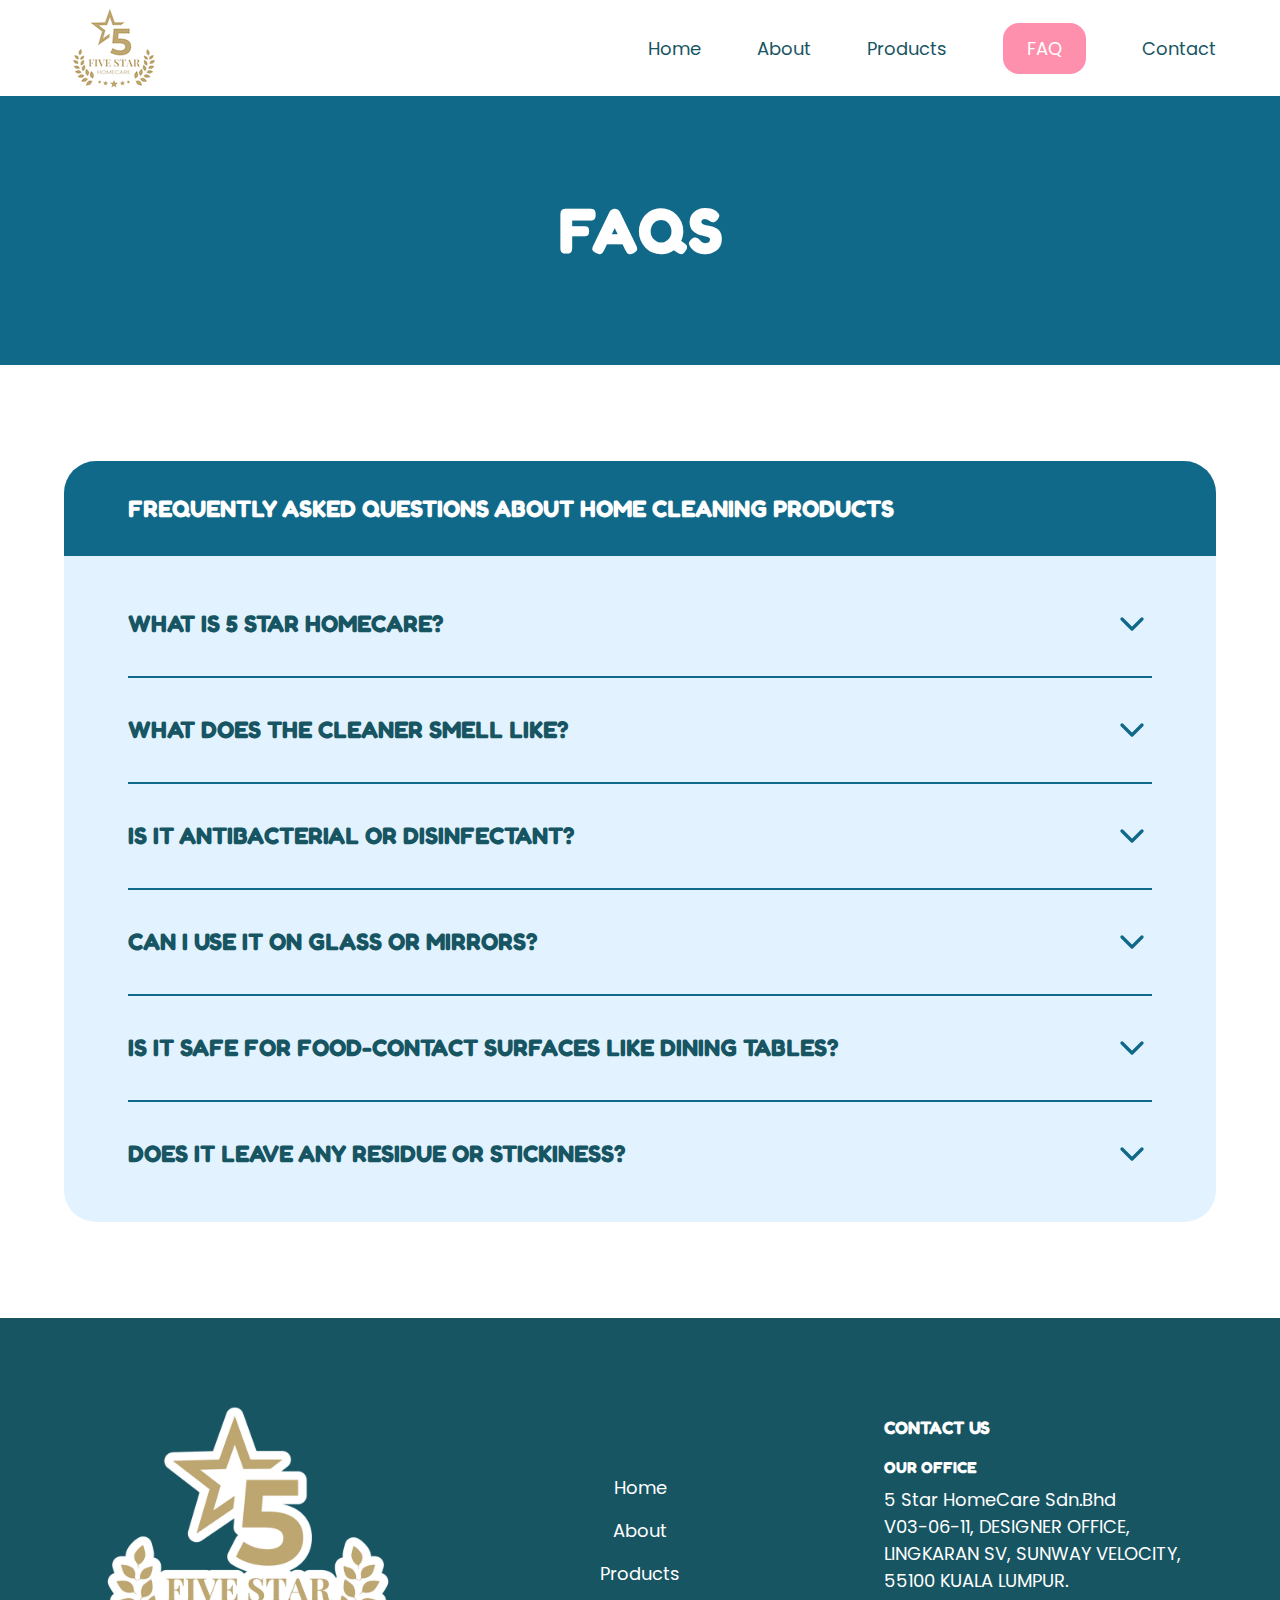
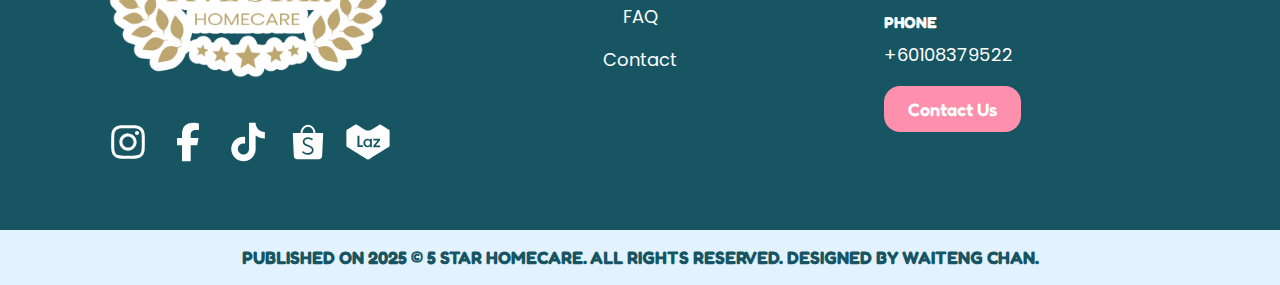
<file: html/faq.html>
<!DOCTYPE html>
<html lang="en">
<head>
    <meta charset="UTF-8">
    <meta name="viewport" content="width=device-width, initial-scale=1.0">
    <title>Home</title>
    <link type="text/css" rel="stylesheet" href="/css/style.css">
    <link type="text/css" rel="stylesheet" href="/css/faq.css">
    <script src="/javascript/script.js"></script>
</head>
<body>
    <nav class="desktop-nav">
        <div>
            <img onclick="window.location.href='../index.html'" src="../images/5-Star-Logo-100.png" alt="" class="logo">
            <ul>
                <li><a href="../index.html">Home</a></li>
                <li><a href="about.html">About</a></li>
                <li><a href="products.html">Products</a></li>
                <li id="active-link"><a href="faq.html">FAQ</a></li>
                <li><a href="contact.html">Contact</a></li>
            </ul>
            <svg id="menu-button" xmlns="http://www.w3.org/2000/svg" viewBox="0 0 640 640"><!--!Font Awesome Free v7.1.0 by @fontawesome - https://fontawesome.com License - https://fontawesome.com/license/free Copyright 2025 Fonticons, Inc.--><path d="M96 160C96 142.3 110.3 128 128 128L512 128C529.7 128 544 142.3 544 160C544 177.7 529.7 192 512 192L128 192C110.3 192 96 177.7 96 160zM96 320C96 302.3 110.3 288 128 288L512 288C529.7 288 544 302.3 544 320C544 337.7 529.7 352 512 352L128 352C110.3 352 96 337.7 96 320zM544 480C544 497.7 529.7 512 512 512L128 512C110.3 512 96 497.7 96 480C96 462.3 110.3 448 128 448L512 448C529.7 448 544 462.3 544 480z"/></svg>
        </div>
    </nav>

    <nav id="mobile-nav" class="mobile-nav">
        <div>
            <ul>
                <li id="active-link"><a href="../index.html">Home</a></li>
                <li><a href="about.html">About</a></li>
                <li><a href="products.html">Products</a></li>
                <li><a href="faq.html">FAQ</a></li>
                <li><a href="contact.html">Contact</a></li>
            </ul>
        </div>
    </nav>

    <div id="background-black" class="background-black"></div>

    <main>
        <h1>FAQs</h1>
    </main>

    <section class="section-1">
        <div>
            <div class="title">
                <h4>Frequently Asked Questions About Home Cleaning Products</h4>
            </div>
            <div class="questions">
                <div class="question">
                    <div class="question-title">
                        <h4>What is 5 Star HomeCare?</h4>
                        <svg xmlns="http://www.w3.org/2000/svg" width="24" height="24" viewBox="0 0 24 24" fill="none" stroke="var(--blue)" stroke-width="2" stroke-linecap="round" stroke-linejoin="round" class="lucide lucide-chevron-down-icon lucide-chevron-down"><path d="m6 9 6 6 6-6"/></svg>
                    </div>
                    <div class="question-answer">
                        <p>5 Star Premium HomeCare Multipurpose Cleaner is formulated with biodegradable, eco-friendly ingredients, making cleaning effortless and worry-free, while leaving behind a delicate, refreshing fragrance. Gentle yet powerful, it safely cleans multiple surfaces—including tiles, stainless steel, and more—and rinses off easily without harming the environment. Tough on stains, gentle on surfaces—whether it’s kitchen grease, bathroom grime, car dirt, or stubborn stainless steel marks, this cleaner handles them all with ease. Best of all, it transforms your space with a luxury perfume-inspired scent, turning routine cleaning into a therapeutic, spa-like experience.</p>
                    </div>
                </div>
                <div class="question">
                    <div class="question-title">
                        <h4>What does the cleaner smell like?</h4>
                        <svg xmlns="http://www.w3.org/2000/svg" width="24" height="24" viewBox="0 0 24 24" fill="none" stroke="var(--blue)" stroke-width="2" stroke-linecap="round" stroke-linejoin="round" class="lucide lucide-chevron-down-icon lucide-chevron-down"><path d="m6 9 6 6 6-6"/></svg>
                    </div>
                    <div class="question-answer">
                        <p>It carries a luxury perfume-like scent, creating a fresh and elegant atmosphere — just like staying in a five-star hotel.It is not the strong chemical smell of traditional cleaners, but a clean, comfortable, and relaxing scent that is suitable for everyday, long-term use.</p>
                    </div>
                </div>
                <div class="question">
                    <div class="question-title">
                        <h4>Is it antibacterial or disinfectant?</h4>
                        <svg xmlns="http://www.w3.org/2000/svg" width="24" height="24" viewBox="0 0 24 24" fill="none" stroke="var(--blue)" stroke-width="2" stroke-linecap="round" stroke-linejoin="round" class="lucide lucide-chevron-down-icon lucide-chevron-down"><path d="m6 9 6 6 6-6"/></svg>
                    </div>
                    <div class="question-answer">
                        <p>This product is antibacterial. It is designed to effectively remove dirt and inhibit up to 99% of bacteria, helping maintain a clean and hygienic environment. It is not classified as a disinfectant and is not intended to kill viruses.</p>
                    </div>
                </div>
                <div class="question">
                    <div class="question-title">
                        <h4>Can I use it on glass or mirrors?</h4>
                        <svg xmlns="http://www.w3.org/2000/svg" width="24" height="24" viewBox="0 0 24 24" fill="none" stroke="var(--blue)" stroke-width="2" stroke-linecap="round" stroke-linejoin="round" class="lucide lucide-chevron-down-icon lucide-chevron-down"><path d="m6 9 6 6 6-6"/></svg>
                    </div>
                    <div class="question-answer">
                        <p>Yes, it is safe to use on glass and mirrors/ any surface. For water marks or heavy stains, apply the product to create a rich foam, leave the foam on the surface for about 5 minutes, then rinse thoroughly with water and wipe dry for best results.</p>
                    </div>
                </div>
                <div class="question">
                    <div class="question-title">
                        <h4>Is it safe for food-contact surfaces like dining tables?</h4>
                        <svg xmlns="http://www.w3.org/2000/svg" width="24" height="24" viewBox="0 0 24 24" fill="none" stroke="var(--blue)" stroke-width="2" stroke-linecap="round" stroke-linejoin="round" class="lucide lucide-chevron-down-icon lucide-chevron-down"><path d="m6 9 6 6 6-6"/></svg>
                    </div>
                    <div class="question-answer">
                        <p>This product is not recommended for dishwashing or food-contact surfaces, such as dining tables. It is a heavy-fragrance cleaning product, and food may come into direct contact with these surfaces. For safety reasons, we advise using cleaners specifically designed for food-contact areas.</p>
                    </div>
                </div>
                <div class="question">
                    <div class="question-title">
                        <h4>Does it leave any residue or stickiness?</h4>
                        <svg xmlns="http://www.w3.org/2000/svg" width="24" height="24" viewBox="0 0 24 24" fill="none" stroke="var(--blue)" stroke-width="2" stroke-linecap="round" stroke-linejoin="round" class="lucide lucide-chevron-down-icon lucide-chevron-down"><path d="m6 9 6 6 6-6"/></svg>
                    </div>
                    <div class="question-answer">
                        <p>When used according to the recommended SOP, it does not leave any residue or stickiness.
                            <br><br>For example:<br>
                            -Toilet cleaning: Use one capful, dilute and create foam before use.<br>
                            -2-in-1 Robot Vacuum & Mop: Use one drop only.
                            <br><br>
                            Using the correct amount ensures effective cleaning without residue buildup.
                        </p>
                    </div>
                </div>
            </div>
        </div>
    </section>

    <script src="/javascript/faq.js"></script>

    <footer>
        <div>
            <div>
                <img src="../images/5-Star-Logo-800.png" alt="">
                <div class="socials">
                    <svg onclick="window.open('https://www.instagram.com/5star_homecare_?igsh=MXhnYTM4YTVpNnR5ag==', '_blank')" xmlns="http://www.w3.org/2000/svg" viewBox="0 0 640 640"><!--!Font Awesome Free v7.1.0 by @fontawesome - https://fontawesome.com License - https://fontawesome.com/license/free Copyright 2025 Fonticons, Inc.--><path d="M320.3 205C256.8 204.8 205.2 256.2 205 319.7C204.8 383.2 256.2 434.8 319.7 435C383.2 435.2 434.8 383.8 435 320.3C435.2 256.8 383.8 205.2 320.3 205zM319.7 245.4C360.9 245.2 394.4 278.5 394.6 319.7C394.8 360.9 361.5 394.4 320.3 394.6C279.1 394.8 245.6 361.5 245.4 320.3C245.2 279.1 278.5 245.6 319.7 245.4zM413.1 200.3C413.1 185.5 425.1 173.5 439.9 173.5C454.7 173.5 466.7 185.5 466.7 200.3C466.7 215.1 454.7 227.1 439.9 227.1C425.1 227.1 413.1 215.1 413.1 200.3zM542.8 227.5C541.1 191.6 532.9 159.8 506.6 133.6C480.4 107.4 448.6 99.2 412.7 97.4C375.7 95.3 264.8 95.3 227.8 97.4C192 99.1 160.2 107.3 133.9 133.5C107.6 159.7 99.5 191.5 97.7 227.4C95.6 264.4 95.6 375.3 97.7 412.3C99.4 448.2 107.6 480 133.9 506.2C160.2 532.4 191.9 540.6 227.8 542.4C264.8 544.5 375.7 544.5 412.7 542.4C448.6 540.7 480.4 532.5 506.6 506.2C532.8 480 541 448.2 542.8 412.3C544.9 375.3 544.9 264.5 542.8 227.5zM495 452C487.2 471.6 472.1 486.7 452.4 494.6C422.9 506.3 352.9 503.6 320.3 503.6C287.7 503.6 217.6 506.2 188.2 494.6C168.6 486.8 153.5 471.7 145.6 452C133.9 422.5 136.6 352.5 136.6 319.9C136.6 287.3 134 217.2 145.6 187.8C153.4 168.2 168.5 153.1 188.2 145.2C217.7 133.5 287.7 136.2 320.3 136.2C352.9 136.2 423 133.6 452.4 145.2C472 153 487.1 168.1 495 187.8C506.7 217.3 504 287.3 504 319.9C504 352.5 506.7 422.6 495 452z"/></svg>
                    <svg onclick="window.open('https://www.facebook.com/5StarHomeCare.ASIA?mibextid=wwXIfr&rdid=WpFXEf6jz2vQhQxf&share_url=https%3A%2F%2Fwww.facebook.com%2Fshare%2F1AizvsFs6U%2F%3Fmibextid%3DwwXIfr%26ref%3D1#', '_blank')" xmlns="http://www.w3.org/2000/svg" viewBox="0 0 640 640"><!--!Font Awesome Free v7.1.0 by @fontawesome - https://fontawesome.com License - https://fontawesome.com/license/free Copyright 2025 Fonticons, Inc.--><path d="M240 363.3L240 576L356 576L356 363.3L442.5 363.3L460.5 265.5L356 265.5L356 230.9C356 179.2 376.3 159.4 428.7 159.4C445 159.4 458.1 159.8 465.7 160.6L465.7 71.9C451.4 68 416.4 64 396.2 64C289.3 64 240 114.5 240 223.4L240 265.5L174 265.5L174 363.3L240 363.3z"/></svg>
                    <svg onclick="window.open('https://www.tiktok.com/@5star.premiumhousecare?_r=1&_t=ZS-92Eqm6dFDyU', '_blank')" xmlns="http://www.w3.org/2000/svg" viewBox="0 0 640 640"><!--!Font Awesome Free v7.1.0 by @fontawesome - https://fontawesome.com License - https://fontawesome.com/license/free Copyright 2025 Fonticons, Inc.--><path d="M544.5 273.9C500.5 274 457.5 260.3 421.7 234.7L421.7 413.4C421.7 446.5 411.6 478.8 392.7 506C373.8 533.2 347.1 554 316.1 565.6C285.1 577.2 251.3 579.1 219.2 570.9C187.1 562.7 158.3 545 136.5 520.1C114.7 495.2 101.2 464.1 97.5 431.2C93.8 398.3 100.4 365.1 116.1 336C131.8 306.9 156.1 283.3 185.7 268.3C215.3 253.3 248.6 247.8 281.4 252.3L281.4 342.2C266.4 337.5 250.3 337.6 235.4 342.6C220.5 347.6 207.5 357.2 198.4 369.9C189.3 382.6 184.4 398 184.5 413.8C184.6 429.6 189.7 444.8 199 457.5C208.3 470.2 221.4 479.6 236.4 484.4C251.4 489.2 267.5 489.2 282.4 484.3C297.3 479.4 310.4 469.9 319.6 457.2C328.8 444.5 333.8 429.1 333.8 413.4L333.8 64L421.8 64C421.7 71.4 422.4 78.9 423.7 86.2C426.8 102.5 433.1 118.1 442.4 131.9C451.7 145.7 463.7 157.5 477.6 166.5C497.5 179.6 520.8 186.6 544.6 186.6L544.6 274z"/></svg>
                    <svg onclick="window.open('https://my.shp.ee/memgmbp', '_blank')" width="120" height="120" viewBox="0 0 120 120" fill="none" xmlns="http://www.w3.org/2000/svg"><path fill-rule="evenodd" clip-rule="evenodd" d="M73.929 81.3629C73.4297 85.493 70.9331 88.8007 67.0658 90.457C64.9121 91.3797 62.0204 91.8778 59.7315 91.7214C56.1609 91.5846 52.8063 90.7142 49.7142 89.123C48.6095 88.5543 46.9628 87.4187 45.6983 86.355C45.378 86.0863 45.34 85.914 45.5519 85.6127C45.6663 85.4397 45.8773 85.1278 46.3436 84.4429C47.02 83.4495 47.1044 83.325 47.1804 83.2085C47.3968 82.8756 47.7484 82.8466 48.0952 83.1201C48.1317 83.1485 48.1317 83.1485 48.1592 83.1701C48.2161 83.2143 48.2161 83.2144 48.3503 83.3189C48.4861 83.425 48.5667 83.4876 48.5993 83.5121C51.934 86.1301 55.8179 87.64 59.7389 87.791C65.1941 87.7164 69.1169 85.2578 69.8198 81.4826C70.5927 77.3276 67.3388 73.7385 60.9726 71.738C58.9816 71.1124 53.949 69.0932 53.0211 68.5477C48.6635 65.9848 46.6262 62.628 46.9158 58.4818C47.3594 52.7344 52.6823 48.4478 59.408 48.4191C62.4158 48.4129 65.4172 49.0395 68.3006 50.2574C69.3215 50.6887 71.1444 51.683 71.7737 52.154C72.1362 52.4208 72.2078 52.7318 72 53.0673C71.884 53.2619 71.6922 53.5703 71.2879 54.2133L71.2834 54.2203C70.7512 55.0672 70.7346 55.0936 70.6125 55.2917C70.4015 55.6137 70.1535 55.6437 69.7731 55.4017C66.6877 53.3241 63.2673 52.2788 59.5055 52.2033C54.8222 52.2962 51.312 55.0901 51.0812 58.896C51.0199 62.3334 53.592 64.843 59.1478 66.7565C70.4255 70.3891 74.7412 74.648 73.929 81.3629ZM60.0013 22.0215C67.3436 22.0215 73.3284 29.0058 73.6084 37.7486H46.3945C46.6745 29.0058 52.6593 22.0215 60.0013 22.0215ZM98 39.3923C98 38.4845 97.2706 37.7486 96.3711 37.7486H78.7318C78.299 26.2048 70.0787 17 60.0013 17C49.9242 17 41.7038 26.2048 41.2711 37.7486L23.6065 37.7489C22.7208 37.7651 22.0077 38.4948 22.0077 39.3923C22.0077 39.4352 22.0093 39.4778 22.0125 39.5198H22L24.5181 95.1595C24.5184 95.3143 24.5241 95.4705 24.5357 95.6276C24.5382 95.6631 24.5411 95.6982 24.544 95.7334L24.5494 95.8508L24.5555 95.857C24.9381 99.7287 27.7413 102.847 31.5529 102.991L31.5615 102.999H87.595C87.6215 103 87.648 103 87.6745 103C87.7011 103 87.7276 103 87.7541 102.999H87.8734L87.8759 102.997C91.754 102.891 94.8954 99.729 95.2272 95.8096L95.2291 95.8076L95.2317 95.755C95.2348 95.7137 95.2378 95.6728 95.2403 95.6315C95.2465 95.5328 95.2505 95.4344 95.2522 95.3366L97.9997 39.4772H97.9978C97.9994 39.4491 98 39.4207 98 39.3923Z" fill="white"/></svg>
                    <svg onclick="window.open('https://s.lazada.com.my/s.Gp6zB', '_blank')" width="120" height="120" viewBox="0 0 120 120" fill="none" xmlns="http://www.w3.org/2000/svg"><path d="M29.752 16.1572C30.2934 16.1638 30.8263 16.2992 31.3057 16.5508C31.3057 16.5508 50.4783 29.0483 53.4131 30.165C55.4705 31.1109 57.7161 31.5821 59.9795 31.5439C62.5457 31.5973 65.0806 30.9782 67.333 29.749C70.1997 28.2388 88.5088 16.6237 88.7178 16.6162C89.1797 16.3373 89.7107 16.1937 90.25 16.2002C90.8285 16.2035 91.3949 16.3617 91.8906 16.6602C94.3857 18.0384 111.364 28.4314 112.093 28.8945C113.226 29.5779 113.935 30.7821 113.993 32.0947C113.998 32.1811 114 32.2677 113.999 32.3545V69.5654C113.865 70.9024 113.032 72.0698 111.811 72.6299C111.415 72.8303 108.563 74.5825 104.401 77.1621C94.1618 83.5422 75.9887 94.9077 66.9551 100.402C64.7305 101.767 63.0644 102.779 62.2119 103.272C61.545 103.651 60.7906 103.847 60.0234 103.842H59.8037V103.835C59.113 103.805 58.4379 103.614 57.834 103.272C52.1192 99.9658 9.81666 73.4423 8.21484 72.6299C7.04306 72.0828 6.23135 70.9835 6.0459 69.71C6.0275 69.6098 6.01125 69.5087 6.00098 69.4062V32.5918C5.99896 32.4252 6.00833 32.2593 6.02734 32.0947C6.08119 30.8046 6.75297 29.6105 7.8418 28.8965L8.14844 28.7217C12.2414 26.1826 25.9418 17.8221 28.1094 16.6172C28.6063 16.3219 29.1734 16.1638 29.752 16.1572ZM58.4277 51.6152C52.7236 51.6154 48.3945 56.4764 48.3945 62.4297C48.3947 68.3799 52.7237 73.2518 58.4277 73.252C61.0247 73.285 63.4897 72.1023 65.0869 70.0518V72.832H69.6621V52.0361H65.0869V54.8154C63.4897 52.768 61.0246 51.5822 58.4277 51.6152ZM73.3818 52.0322V56.1875H84.124L73.2168 69.2178V72.8291H90.2783V68.6738H79.167L90.0322 55.6953V52.0322H73.3818ZM33.7344 72.7871H47.0703V68.1309H38.6162V44.5361H33.7139L33.7344 72.7871ZM59.2598 55.7793C62.9614 55.7794 65.4141 58.683 65.4141 62.4268C65.4139 66.1733 62.9223 69.0849 59.2598 69.085C55.5942 69.085 53.1017 66.1614 53.1016 62.4268C53.1016 58.695 55.555 55.7793 59.2598 55.7793Z" fill="white"/></svg>
                </div>
            </div>
            <ul>
                <li><a href="../index.html">Home</a></li>
                <li><a href="about.html">About</a></li>
                <li><a href="products.html">Products</a></li>
                <li><a href="faq.html">FAQ</a></li>
                <li><a href="contact.html">Contact</a></li>
            </ul>
            <div>
                <div>
                    <h5>Contact Us</h5>
                    <li>
                        <h6>Our Office</h6>
                        <a href="https://maps.app.goo.gl/MLoSiJ2vUgAYKcLw8" target="_blank">
                            5 Star HomeCare Sdn.Bhd<br>
                            V03-06-11, DESIGNER OFFICE,<br>
                            LINGKARAN SV, SUNWAY VELOCITY,<br>
                            55100 KUALA LUMPUR.
                        </a>
                    </li>
                    <li>
                        <h6>Phone</h6>
                        <a target="_blank" href="https://wa.me/60108379522">
                            +60108379522
                        </a>
                    </li>
                    <button onclick="window.location.href='/html/contact.html'">Contact Us</button>
                </div>
            </div>
        </div>
        <div>
            <h5>Published on 2025 © 5 Star HomeCare. All Rights Reserved. Designed by WaiTeng Chan.</h5>
        </div>
    </footer>
</body>
</html>
</file>
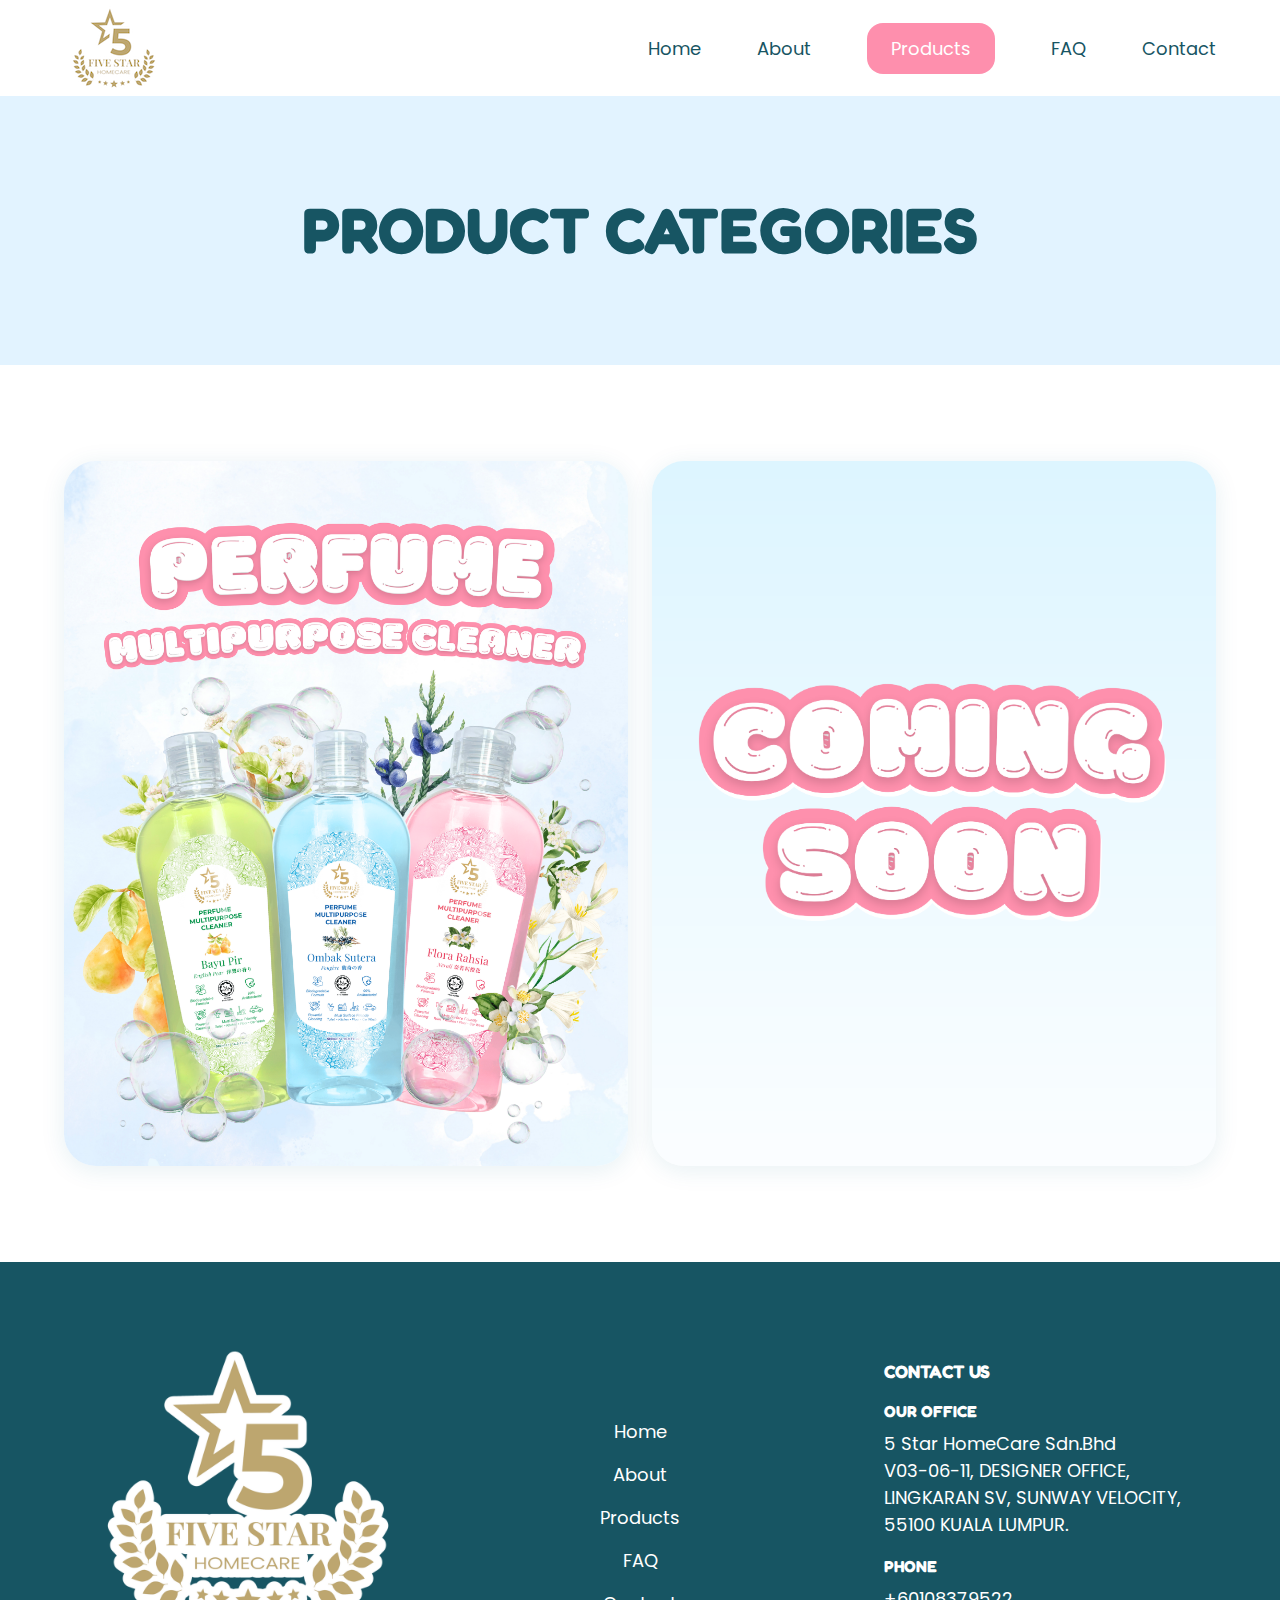
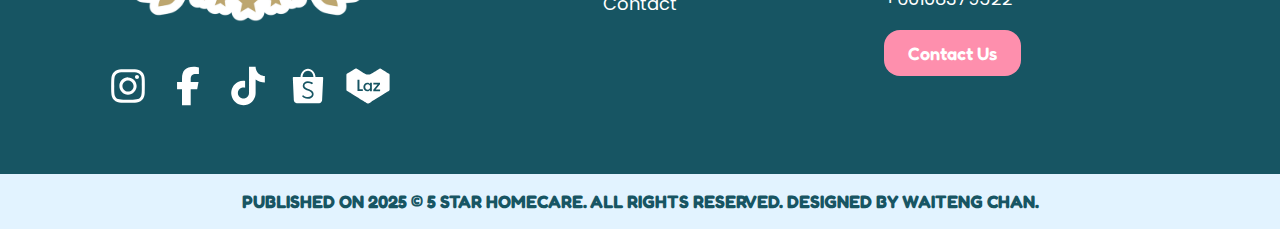
<file: html/products.html>
<!DOCTYPE html>
<html lang="en">
<head>
    <meta charset="UTF-8">
    <meta name="viewport" content="width=device-width, initial-scale=1.0">
    <title>Home</title>
    <link type="text/css" rel="stylesheet" href="../css/style.css">
    <link type="text/css" rel="stylesheet" href="../css/products.css">
    <script src="/javascript/script.js"></script>
</head>
<body>
    <nav class="desktop-nav">
        <div>
            <img onclick="window.location.href='../index.html'" src="/images/5-Star-Logo-100.png" alt="" class="logo">
            <ul>
                <li><a href="../index.html">Home</a></li>
                <li><a href="about.html">About</a></li>
                <li id="active-link"><a href="products.html">Products</a></li>
                <li><a href="faq.html">FAQ</a></li>
                <li><a href="contact.html">Contact</a></li>
            </ul>
            <svg id="menu-button" xmlns="http://www.w3.org/2000/svg" viewBox="0 0 640 640"><!--!Font Awesome Free v7.1.0 by @fontawesome - https://fontawesome.com License - https://fontawesome.com/license/free Copyright 2025 Fonticons, Inc.--><path d="M96 160C96 142.3 110.3 128 128 128L512 128C529.7 128 544 142.3 544 160C544 177.7 529.7 192 512 192L128 192C110.3 192 96 177.7 96 160zM96 320C96 302.3 110.3 288 128 288L512 288C529.7 288 544 302.3 544 320C544 337.7 529.7 352 512 352L128 352C110.3 352 96 337.7 96 320zM544 480C544 497.7 529.7 512 512 512L128 512C110.3 512 96 497.7 96 480C96 462.3 110.3 448 128 448L512 448C529.7 448 544 462.3 544 480z"/></svg>
        </div>
    </nav>

    <nav id="mobile-nav" class="mobile-nav">
        <div>
            <ul>
                <li id="active-link"><a href="../index.html">Home</a></li>
                <li><a href="about.html">About</a></li>
                <li><a href="products.html">Products</a></li>
                <li><a href="faq.html">FAQ</a></li>
                <li><a href="contact.html">Contact</a></li>
            </ul>
        </div>
    </nav>

    <div id="background-black" class="background-black"></div>

    <main>
        <h1>Product Categories</h1>
    </main>

    <section class="section-1">
        <div>
            <img onclick="window.location.href='products-2.html'" src="../images/products/Multipurpose-Cleaner.png" alt="" class="product-image">
            <img src="../images/products/coming-soon.png" alt="" class="product-image">
        </div>
    </section>

    <footer>
        <div>
            <div>
                <img src="../images/5-Star-Logo-800.png" alt="">
                <div class="socials">
                    <svg onclick="window.open('https://www.instagram.com/5star_homecare_?igsh=MXhnYTM4YTVpNnR5ag==', '_blank')" xmlns="http://www.w3.org/2000/svg" viewBox="0 0 640 640"><!--!Font Awesome Free v7.1.0 by @fontawesome - https://fontawesome.com License - https://fontawesome.com/license/free Copyright 2025 Fonticons, Inc.--><path d="M320.3 205C256.8 204.8 205.2 256.2 205 319.7C204.8 383.2 256.2 434.8 319.7 435C383.2 435.2 434.8 383.8 435 320.3C435.2 256.8 383.8 205.2 320.3 205zM319.7 245.4C360.9 245.2 394.4 278.5 394.6 319.7C394.8 360.9 361.5 394.4 320.3 394.6C279.1 394.8 245.6 361.5 245.4 320.3C245.2 279.1 278.5 245.6 319.7 245.4zM413.1 200.3C413.1 185.5 425.1 173.5 439.9 173.5C454.7 173.5 466.7 185.5 466.7 200.3C466.7 215.1 454.7 227.1 439.9 227.1C425.1 227.1 413.1 215.1 413.1 200.3zM542.8 227.5C541.1 191.6 532.9 159.8 506.6 133.6C480.4 107.4 448.6 99.2 412.7 97.4C375.7 95.3 264.8 95.3 227.8 97.4C192 99.1 160.2 107.3 133.9 133.5C107.6 159.7 99.5 191.5 97.7 227.4C95.6 264.4 95.6 375.3 97.7 412.3C99.4 448.2 107.6 480 133.9 506.2C160.2 532.4 191.9 540.6 227.8 542.4C264.8 544.5 375.7 544.5 412.7 542.4C448.6 540.7 480.4 532.5 506.6 506.2C532.8 480 541 448.2 542.8 412.3C544.9 375.3 544.9 264.5 542.8 227.5zM495 452C487.2 471.6 472.1 486.7 452.4 494.6C422.9 506.3 352.9 503.6 320.3 503.6C287.7 503.6 217.6 506.2 188.2 494.6C168.6 486.8 153.5 471.7 145.6 452C133.9 422.5 136.6 352.5 136.6 319.9C136.6 287.3 134 217.2 145.6 187.8C153.4 168.2 168.5 153.1 188.2 145.2C217.7 133.5 287.7 136.2 320.3 136.2C352.9 136.2 423 133.6 452.4 145.2C472 153 487.1 168.1 495 187.8C506.7 217.3 504 287.3 504 319.9C504 352.5 506.7 422.6 495 452z"/></svg>
                    <svg onclick="window.open('https://www.facebook.com/5StarHomeCare.ASIA?mibextid=wwXIfr&rdid=WpFXEf6jz2vQhQxf&share_url=https%3A%2F%2Fwww.facebook.com%2Fshare%2F1AizvsFs6U%2F%3Fmibextid%3DwwXIfr%26ref%3D1#', '_blank')" xmlns="http://www.w3.org/2000/svg" viewBox="0 0 640 640"><!--!Font Awesome Free v7.1.0 by @fontawesome - https://fontawesome.com License - https://fontawesome.com/license/free Copyright 2025 Fonticons, Inc.--><path d="M240 363.3L240 576L356 576L356 363.3L442.5 363.3L460.5 265.5L356 265.5L356 230.9C356 179.2 376.3 159.4 428.7 159.4C445 159.4 458.1 159.8 465.7 160.6L465.7 71.9C451.4 68 416.4 64 396.2 64C289.3 64 240 114.5 240 223.4L240 265.5L174 265.5L174 363.3L240 363.3z"/></svg>
                    <svg onclick="window.open('https://www.tiktok.com/@5star.premiumhousecare?_r=1&_t=ZS-92Eqm6dFDyU', '_blank')" xmlns="http://www.w3.org/2000/svg" viewBox="0 0 640 640"><!--!Font Awesome Free v7.1.0 by @fontawesome - https://fontawesome.com License - https://fontawesome.com/license/free Copyright 2025 Fonticons, Inc.--><path d="M544.5 273.9C500.5 274 457.5 260.3 421.7 234.7L421.7 413.4C421.7 446.5 411.6 478.8 392.7 506C373.8 533.2 347.1 554 316.1 565.6C285.1 577.2 251.3 579.1 219.2 570.9C187.1 562.7 158.3 545 136.5 520.1C114.7 495.2 101.2 464.1 97.5 431.2C93.8 398.3 100.4 365.1 116.1 336C131.8 306.9 156.1 283.3 185.7 268.3C215.3 253.3 248.6 247.8 281.4 252.3L281.4 342.2C266.4 337.5 250.3 337.6 235.4 342.6C220.5 347.6 207.5 357.2 198.4 369.9C189.3 382.6 184.4 398 184.5 413.8C184.6 429.6 189.7 444.8 199 457.5C208.3 470.2 221.4 479.6 236.4 484.4C251.4 489.2 267.5 489.2 282.4 484.3C297.3 479.4 310.4 469.9 319.6 457.2C328.8 444.5 333.8 429.1 333.8 413.4L333.8 64L421.8 64C421.7 71.4 422.4 78.9 423.7 86.2C426.8 102.5 433.1 118.1 442.4 131.9C451.7 145.7 463.7 157.5 477.6 166.5C497.5 179.6 520.8 186.6 544.6 186.6L544.6 274z"/></svg>
                    <svg onclick="window.open('https://my.shp.ee/memgmbp', '_blank')" width="120" height="120" viewBox="0 0 120 120" fill="none" xmlns="http://www.w3.org/2000/svg"><path fill-rule="evenodd" clip-rule="evenodd" d="M73.929 81.3629C73.4297 85.493 70.9331 88.8007 67.0658 90.457C64.9121 91.3797 62.0204 91.8778 59.7315 91.7214C56.1609 91.5846 52.8063 90.7142 49.7142 89.123C48.6095 88.5543 46.9628 87.4187 45.6983 86.355C45.378 86.0863 45.34 85.914 45.5519 85.6127C45.6663 85.4397 45.8773 85.1278 46.3436 84.4429C47.02 83.4495 47.1044 83.325 47.1804 83.2085C47.3968 82.8756 47.7484 82.8466 48.0952 83.1201C48.1317 83.1485 48.1317 83.1485 48.1592 83.1701C48.2161 83.2143 48.2161 83.2144 48.3503 83.3189C48.4861 83.425 48.5667 83.4876 48.5993 83.5121C51.934 86.1301 55.8179 87.64 59.7389 87.791C65.1941 87.7164 69.1169 85.2578 69.8198 81.4826C70.5927 77.3276 67.3388 73.7385 60.9726 71.738C58.9816 71.1124 53.949 69.0932 53.0211 68.5477C48.6635 65.9848 46.6262 62.628 46.9158 58.4818C47.3594 52.7344 52.6823 48.4478 59.408 48.4191C62.4158 48.4129 65.4172 49.0395 68.3006 50.2574C69.3215 50.6887 71.1444 51.683 71.7737 52.154C72.1362 52.4208 72.2078 52.7318 72 53.0673C71.884 53.2619 71.6922 53.5703 71.2879 54.2133L71.2834 54.2203C70.7512 55.0672 70.7346 55.0936 70.6125 55.2917C70.4015 55.6137 70.1535 55.6437 69.7731 55.4017C66.6877 53.3241 63.2673 52.2788 59.5055 52.2033C54.8222 52.2962 51.312 55.0901 51.0812 58.896C51.0199 62.3334 53.592 64.843 59.1478 66.7565C70.4255 70.3891 74.7412 74.648 73.929 81.3629ZM60.0013 22.0215C67.3436 22.0215 73.3284 29.0058 73.6084 37.7486H46.3945C46.6745 29.0058 52.6593 22.0215 60.0013 22.0215ZM98 39.3923C98 38.4845 97.2706 37.7486 96.3711 37.7486H78.7318C78.299 26.2048 70.0787 17 60.0013 17C49.9242 17 41.7038 26.2048 41.2711 37.7486L23.6065 37.7489C22.7208 37.7651 22.0077 38.4948 22.0077 39.3923C22.0077 39.4352 22.0093 39.4778 22.0125 39.5198H22L24.5181 95.1595C24.5184 95.3143 24.5241 95.4705 24.5357 95.6276C24.5382 95.6631 24.5411 95.6982 24.544 95.7334L24.5494 95.8508L24.5555 95.857C24.9381 99.7287 27.7413 102.847 31.5529 102.991L31.5615 102.999H87.595C87.6215 103 87.648 103 87.6745 103C87.7011 103 87.7276 103 87.7541 102.999H87.8734L87.8759 102.997C91.754 102.891 94.8954 99.729 95.2272 95.8096L95.2291 95.8076L95.2317 95.755C95.2348 95.7137 95.2378 95.6728 95.2403 95.6315C95.2465 95.5328 95.2505 95.4344 95.2522 95.3366L97.9997 39.4772H97.9978C97.9994 39.4491 98 39.4207 98 39.3923Z" fill="white"/></svg>
                    <svg onclick="window.open('https://s.lazada.com.my/s.Gp6zB', '_blank')" width="120" height="120" viewBox="0 0 120 120" fill="none" xmlns="http://www.w3.org/2000/svg"><path d="M29.752 16.1572C30.2934 16.1638 30.8263 16.2992 31.3057 16.5508C31.3057 16.5508 50.4783 29.0483 53.4131 30.165C55.4705 31.1109 57.7161 31.5821 59.9795 31.5439C62.5457 31.5973 65.0806 30.9782 67.333 29.749C70.1997 28.2388 88.5088 16.6237 88.7178 16.6162C89.1797 16.3373 89.7107 16.1937 90.25 16.2002C90.8285 16.2035 91.3949 16.3617 91.8906 16.6602C94.3857 18.0384 111.364 28.4314 112.093 28.8945C113.226 29.5779 113.935 30.7821 113.993 32.0947C113.998 32.1811 114 32.2677 113.999 32.3545V69.5654C113.865 70.9024 113.032 72.0698 111.811 72.6299C111.415 72.8303 108.563 74.5825 104.401 77.1621C94.1618 83.5422 75.9887 94.9077 66.9551 100.402C64.7305 101.767 63.0644 102.779 62.2119 103.272C61.545 103.651 60.7906 103.847 60.0234 103.842H59.8037V103.835C59.113 103.805 58.4379 103.614 57.834 103.272C52.1192 99.9658 9.81666 73.4423 8.21484 72.6299C7.04306 72.0828 6.23135 70.9835 6.0459 69.71C6.0275 69.6098 6.01125 69.5087 6.00098 69.4062V32.5918C5.99896 32.4252 6.00833 32.2593 6.02734 32.0947C6.08119 30.8046 6.75297 29.6105 7.8418 28.8965L8.14844 28.7217C12.2414 26.1826 25.9418 17.8221 28.1094 16.6172C28.6063 16.3219 29.1734 16.1638 29.752 16.1572ZM58.4277 51.6152C52.7236 51.6154 48.3945 56.4764 48.3945 62.4297C48.3947 68.3799 52.7237 73.2518 58.4277 73.252C61.0247 73.285 63.4897 72.1023 65.0869 70.0518V72.832H69.6621V52.0361H65.0869V54.8154C63.4897 52.768 61.0246 51.5822 58.4277 51.6152ZM73.3818 52.0322V56.1875H84.124L73.2168 69.2178V72.8291H90.2783V68.6738H79.167L90.0322 55.6953V52.0322H73.3818ZM33.7344 72.7871H47.0703V68.1309H38.6162V44.5361H33.7139L33.7344 72.7871ZM59.2598 55.7793C62.9614 55.7794 65.4141 58.683 65.4141 62.4268C65.4139 66.1733 62.9223 69.0849 59.2598 69.085C55.5942 69.085 53.1017 66.1614 53.1016 62.4268C53.1016 58.695 55.555 55.7793 59.2598 55.7793Z" fill="white"/></svg>
                </div>
            </div>
            <ul>
                <li><a href="../index.html">Home</a></li>
                <li><a href="about.html">About</a></li>
                <li><a href="products.html">Products</a></li>
                <li><a href="faq.html">FAQ</a></li>
                <li><a href="contact.html">Contact</a></li>
            </ul>
            <div>
                <div>
                    <h5>Contact Us</h5>
                    <li>
                        <h6>Our Office</h6>
                        <a href="https://maps.app.goo.gl/MLoSiJ2vUgAYKcLw8" target="_blank">
                            5 Star HomeCare Sdn.Bhd<br>
                            V03-06-11, DESIGNER OFFICE,<br>
                            LINGKARAN SV, SUNWAY VELOCITY,<br>
                            55100 KUALA LUMPUR.
                        </a>
                    </li>
                    <li>
                        <h6>Phone</h6>
                        <a target="_blank" href="https://wa.me/60108379522">
                            +60108379522
                        </a>
                    </li>
                    <button onclick="window.location.href='contact.html'">Contact Us</button>
                </div>
            </div>
        </div>
        <div>
            <h5>Published on 2025 © 5 Star HomeCare. All Rights Reserved. Designed by WaiTeng Chan.</h5>
        </div>
    </footer>
</body>
</html>
</file>
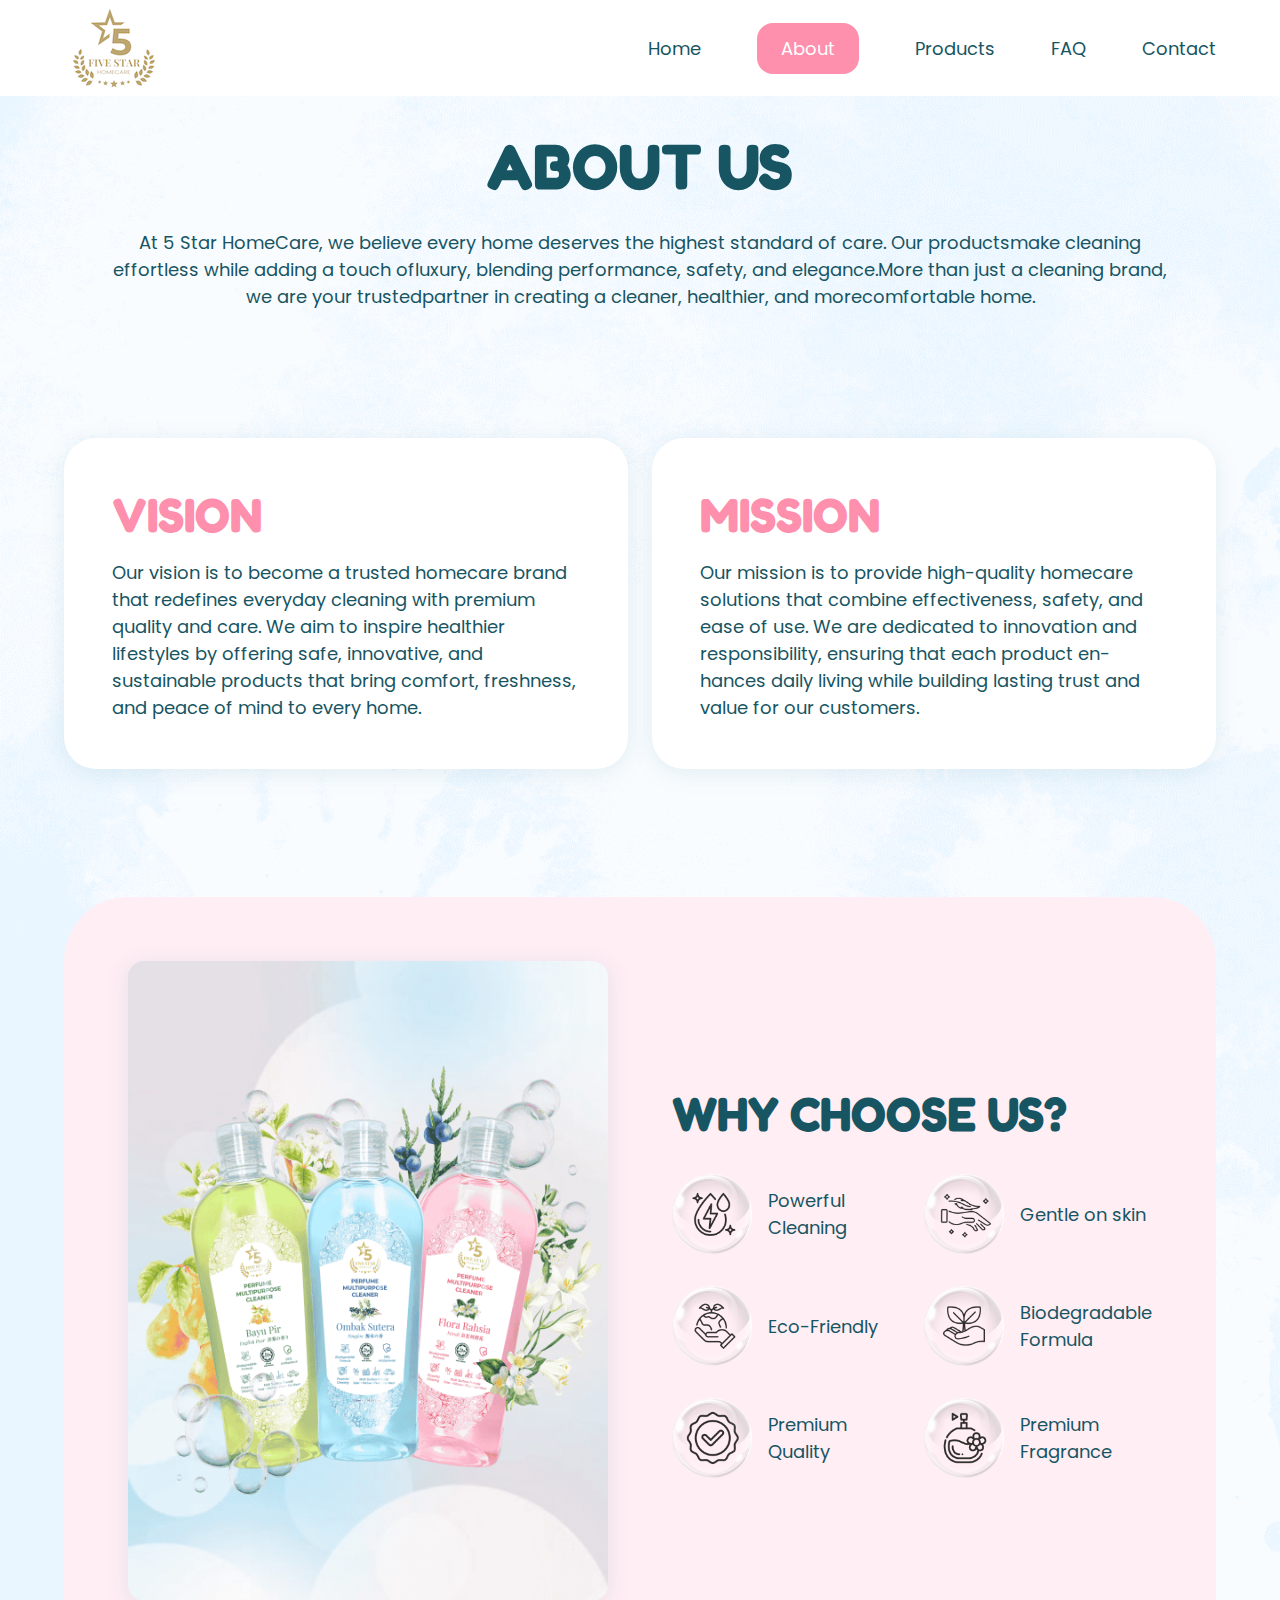
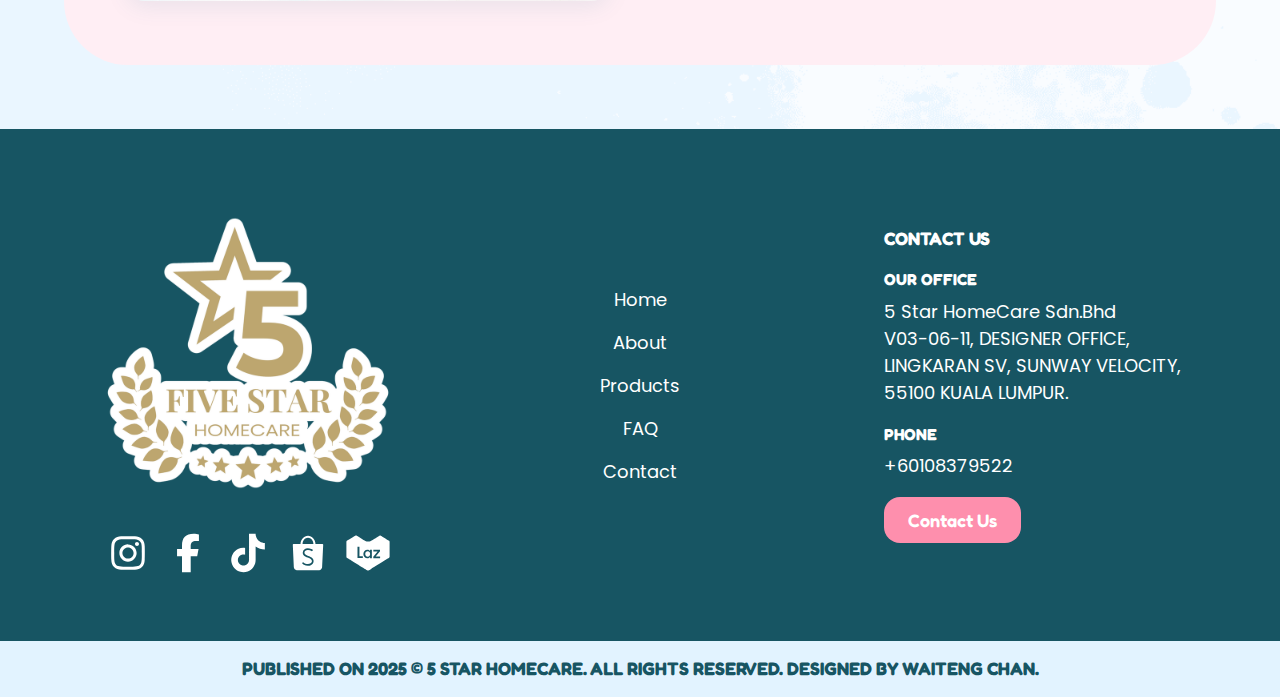
<file: 5 Star HomeCare Root File/html/about.html>
<!DOCTYPE html>
<html lang="en">
<head>
    <meta charset="UTF-8">
    <meta name="viewport" content="width=device-width, initial-scale=1.0">
    <title>Home</title>
    <link type="text/css" rel="stylesheet" href="/css/style.css">
    <link type="text/css" rel="stylesheet" href="/css/about.css">
    <script src="/javascript/script.js"></script>
</head>



<body>
    <nav class="desktop-nav">
        <div>
            <img onclick="window.location.href='/html/index.html'" src="/images/5-Star-Logo-100.png" alt="" class="logo">
            <ul>
                <li><a href="index.html">Home</a></li>
                <li id="active-link"><a href="about.html">About</a></li>
                <li><a href="products.html">Products</a></li>
                <li><a href="faq.html">FAQ</a></li>
                <li><a href="contact.html">Contact</a></li>
            </ul>
            <svg id="menu-button" xmlns="http://www.w3.org/2000/svg" viewBox="0 0 640 640"><!--!Font Awesome Free v7.1.0 by @fontawesome - https://fontawesome.com License - https://fontawesome.com/license/free Copyright 2025 Fonticons, Inc.--><path d="M96 160C96 142.3 110.3 128 128 128L512 128C529.7 128 544 142.3 544 160C544 177.7 529.7 192 512 192L128 192C110.3 192 96 177.7 96 160zM96 320C96 302.3 110.3 288 128 288L512 288C529.7 288 544 302.3 544 320C544 337.7 529.7 352 512 352L128 352C110.3 352 96 337.7 96 320zM544 480C544 497.7 529.7 512 512 512L128 512C110.3 512 96 497.7 96 480C96 462.3 110.3 448 128 448L512 448C529.7 448 544 462.3 544 480z"/></svg>
        </div>
    </nav>

    <nav id="mobile-nav" class="mobile-nav">
        <div>
            <ul>
                <li id="active-link"><a href="index.html">Home</a></li>
                <li><a href="about.html">About</a></li>
                <li><a href="products.html">Products</a></li>
                <li><a href="faq.html">FAQ</a></li>
                <li><a href="contact.html">Contact</a></li>
            </ul>
        </div>
    </nav>

    <div id="background-black" class="background-black"></div>


    <main>
        <h1>About Us</h1>
        <p>At 5 Star HomeCare, we believe every home deserves the highest standard of care. Our productsmake cleaning effortless while adding a touch ofluxury, blending performance, safety, and elegance.More than just a cleaning brand, we are your trustedpartner in creating a cleaner, healthier, and morecomfortable home.</p>
    </main>

    <section class="section-1">
        <div>
            <div class="vision-mission">
                <h2>Vision</h2>
                <p>Our vision is to become a trusted homecare brand that redefines everyday cleaning with premium quality and care. We aim to inspire healthier lifestyles by offering safe, innovative, and sustainable products that bring comfort, freshness, and peace of mind to every home.</p>
            </div>
            <div class="vision-mission">
                <h2>Mission</h2>
                <p>Our mission is to provide high-quality homecare solutions that combine effectiveness, safety, and ease of use. We are dedicated to innovation and responsibility, ensuring that each product en- hances daily living while building lasting trust and value for our customers.</p>
            </div>
        </div>
    </section>

    <section class="section-2">
        <div>
            <img src="../images/about/Products.png" alt="">
            <div class="why-choose-us">
                <h2>Why Choose Us?</h2>
                <div>
                    <div class="why-choose-us-point">
                        <img src="/images/about/Powerful-Cleaning.png" alt="">
                        <p>Powerful Cleaning</p>
                    </div>
                    <div class="why-choose-us-point">
                        <img src="/images/about/Gentle-on-skin.png" alt="">
                        <p>Gentle on skin</p>
                    </div>
                    <div class="why-choose-us-point">
                        <img src="/images/about/Eco-Friendly.png" alt="">
                        <p>Eco-Friendly</p>
                    </div>
                    <div class="why-choose-us-point">
                        <img src="/images/about/Biodegradable-Formula.png" alt="">
                        <p>Biodegradable Formula</p>
                    </div>
                    <div class="why-choose-us-point">
                        <img src="/images/about/Premium-quality.png" alt="">
                        <p>Premium Quality</p>
                    </div>
                    <div class="why-choose-us-point">
                        <img src="/images/about/Premium-Fragrance.png" alt="">
                        <p>Premium Fragrance</p>
                    </div>
                </div>
            </div>
        </div>
    </section>

    <footer>
        <div>
            <div>
                <img src="/images/5-Star-Logo-800.png" alt="">
                <div class="socials">
                    <svg onclick="window.open('https://www.instagram.com/5star_homecare_?igsh=MXhnYTM4YTVpNnR5ag==', '_blank')" xmlns="http://www.w3.org/2000/svg" viewBox="0 0 640 640"><!--!Font Awesome Free v7.1.0 by @fontawesome - https://fontawesome.com License - https://fontawesome.com/license/free Copyright 2025 Fonticons, Inc.--><path d="M320.3 205C256.8 204.8 205.2 256.2 205 319.7C204.8 383.2 256.2 434.8 319.7 435C383.2 435.2 434.8 383.8 435 320.3C435.2 256.8 383.8 205.2 320.3 205zM319.7 245.4C360.9 245.2 394.4 278.5 394.6 319.7C394.8 360.9 361.5 394.4 320.3 394.6C279.1 394.8 245.6 361.5 245.4 320.3C245.2 279.1 278.5 245.6 319.7 245.4zM413.1 200.3C413.1 185.5 425.1 173.5 439.9 173.5C454.7 173.5 466.7 185.5 466.7 200.3C466.7 215.1 454.7 227.1 439.9 227.1C425.1 227.1 413.1 215.1 413.1 200.3zM542.8 227.5C541.1 191.6 532.9 159.8 506.6 133.6C480.4 107.4 448.6 99.2 412.7 97.4C375.7 95.3 264.8 95.3 227.8 97.4C192 99.1 160.2 107.3 133.9 133.5C107.6 159.7 99.5 191.5 97.7 227.4C95.6 264.4 95.6 375.3 97.7 412.3C99.4 448.2 107.6 480 133.9 506.2C160.2 532.4 191.9 540.6 227.8 542.4C264.8 544.5 375.7 544.5 412.7 542.4C448.6 540.7 480.4 532.5 506.6 506.2C532.8 480 541 448.2 542.8 412.3C544.9 375.3 544.9 264.5 542.8 227.5zM495 452C487.2 471.6 472.1 486.7 452.4 494.6C422.9 506.3 352.9 503.6 320.3 503.6C287.7 503.6 217.6 506.2 188.2 494.6C168.6 486.8 153.5 471.7 145.6 452C133.9 422.5 136.6 352.5 136.6 319.9C136.6 287.3 134 217.2 145.6 187.8C153.4 168.2 168.5 153.1 188.2 145.2C217.7 133.5 287.7 136.2 320.3 136.2C352.9 136.2 423 133.6 452.4 145.2C472 153 487.1 168.1 495 187.8C506.7 217.3 504 287.3 504 319.9C504 352.5 506.7 422.6 495 452z"/></svg>
                    <svg onclick="window.open('https://www.facebook.com/5StarHomeCare.ASIA?mibextid=wwXIfr&rdid=WpFXEf6jz2vQhQxf&share_url=https%3A%2F%2Fwww.facebook.com%2Fshare%2F1AizvsFs6U%2F%3Fmibextid%3DwwXIfr%26ref%3D1#', '_blank')" xmlns="http://www.w3.org/2000/svg" viewBox="0 0 640 640"><!--!Font Awesome Free v7.1.0 by @fontawesome - https://fontawesome.com License - https://fontawesome.com/license/free Copyright 2025 Fonticons, Inc.--><path d="M240 363.3L240 576L356 576L356 363.3L442.5 363.3L460.5 265.5L356 265.5L356 230.9C356 179.2 376.3 159.4 428.7 159.4C445 159.4 458.1 159.8 465.7 160.6L465.7 71.9C451.4 68 416.4 64 396.2 64C289.3 64 240 114.5 240 223.4L240 265.5L174 265.5L174 363.3L240 363.3z"/></svg>
                    <svg onclick="window.open('https://www.tiktok.com/@5star.premiumhousecare?_r=1&_t=ZS-92Eqm6dFDyU', '_blank')" xmlns="http://www.w3.org/2000/svg" viewBox="0 0 640 640"><!--!Font Awesome Free v7.1.0 by @fontawesome - https://fontawesome.com License - https://fontawesome.com/license/free Copyright 2025 Fonticons, Inc.--><path d="M544.5 273.9C500.5 274 457.5 260.3 421.7 234.7L421.7 413.4C421.7 446.5 411.6 478.8 392.7 506C373.8 533.2 347.1 554 316.1 565.6C285.1 577.2 251.3 579.1 219.2 570.9C187.1 562.7 158.3 545 136.5 520.1C114.7 495.2 101.2 464.1 97.5 431.2C93.8 398.3 100.4 365.1 116.1 336C131.8 306.9 156.1 283.3 185.7 268.3C215.3 253.3 248.6 247.8 281.4 252.3L281.4 342.2C266.4 337.5 250.3 337.6 235.4 342.6C220.5 347.6 207.5 357.2 198.4 369.9C189.3 382.6 184.4 398 184.5 413.8C184.6 429.6 189.7 444.8 199 457.5C208.3 470.2 221.4 479.6 236.4 484.4C251.4 489.2 267.5 489.2 282.4 484.3C297.3 479.4 310.4 469.9 319.6 457.2C328.8 444.5 333.8 429.1 333.8 413.4L333.8 64L421.8 64C421.7 71.4 422.4 78.9 423.7 86.2C426.8 102.5 433.1 118.1 442.4 131.9C451.7 145.7 463.7 157.5 477.6 166.5C497.5 179.6 520.8 186.6 544.6 186.6L544.6 274z"/></svg>
                    <svg onclick="window.open('https://my.shp.ee/memgmbp', '_blank')" width="120" height="120" viewBox="0 0 120 120" fill="none" xmlns="http://www.w3.org/2000/svg"><path fill-rule="evenodd" clip-rule="evenodd" d="M73.929 81.3629C73.4297 85.493 70.9331 88.8007 67.0658 90.457C64.9121 91.3797 62.0204 91.8778 59.7315 91.7214C56.1609 91.5846 52.8063 90.7142 49.7142 89.123C48.6095 88.5543 46.9628 87.4187 45.6983 86.355C45.378 86.0863 45.34 85.914 45.5519 85.6127C45.6663 85.4397 45.8773 85.1278 46.3436 84.4429C47.02 83.4495 47.1044 83.325 47.1804 83.2085C47.3968 82.8756 47.7484 82.8466 48.0952 83.1201C48.1317 83.1485 48.1317 83.1485 48.1592 83.1701C48.2161 83.2143 48.2161 83.2144 48.3503 83.3189C48.4861 83.425 48.5667 83.4876 48.5993 83.5121C51.934 86.1301 55.8179 87.64 59.7389 87.791C65.1941 87.7164 69.1169 85.2578 69.8198 81.4826C70.5927 77.3276 67.3388 73.7385 60.9726 71.738C58.9816 71.1124 53.949 69.0932 53.0211 68.5477C48.6635 65.9848 46.6262 62.628 46.9158 58.4818C47.3594 52.7344 52.6823 48.4478 59.408 48.4191C62.4158 48.4129 65.4172 49.0395 68.3006 50.2574C69.3215 50.6887 71.1444 51.683 71.7737 52.154C72.1362 52.4208 72.2078 52.7318 72 53.0673C71.884 53.2619 71.6922 53.5703 71.2879 54.2133L71.2834 54.2203C70.7512 55.0672 70.7346 55.0936 70.6125 55.2917C70.4015 55.6137 70.1535 55.6437 69.7731 55.4017C66.6877 53.3241 63.2673 52.2788 59.5055 52.2033C54.8222 52.2962 51.312 55.0901 51.0812 58.896C51.0199 62.3334 53.592 64.843 59.1478 66.7565C70.4255 70.3891 74.7412 74.648 73.929 81.3629ZM60.0013 22.0215C67.3436 22.0215 73.3284 29.0058 73.6084 37.7486H46.3945C46.6745 29.0058 52.6593 22.0215 60.0013 22.0215ZM98 39.3923C98 38.4845 97.2706 37.7486 96.3711 37.7486H78.7318C78.299 26.2048 70.0787 17 60.0013 17C49.9242 17 41.7038 26.2048 41.2711 37.7486L23.6065 37.7489C22.7208 37.7651 22.0077 38.4948 22.0077 39.3923C22.0077 39.4352 22.0093 39.4778 22.0125 39.5198H22L24.5181 95.1595C24.5184 95.3143 24.5241 95.4705 24.5357 95.6276C24.5382 95.6631 24.5411 95.6982 24.544 95.7334L24.5494 95.8508L24.5555 95.857C24.9381 99.7287 27.7413 102.847 31.5529 102.991L31.5615 102.999H87.595C87.6215 103 87.648 103 87.6745 103C87.7011 103 87.7276 103 87.7541 102.999H87.8734L87.8759 102.997C91.754 102.891 94.8954 99.729 95.2272 95.8096L95.2291 95.8076L95.2317 95.755C95.2348 95.7137 95.2378 95.6728 95.2403 95.6315C95.2465 95.5328 95.2505 95.4344 95.2522 95.3366L97.9997 39.4772H97.9978C97.9994 39.4491 98 39.4207 98 39.3923Z" fill="white"/></svg>
                    <svg onclick="window.open('https://s.lazada.com.my/s.Gp6zB', '_blank')" width="120" height="120" viewBox="0 0 120 120" fill="none" xmlns="http://www.w3.org/2000/svg"><path d="M29.752 16.1572C30.2934 16.1638 30.8263 16.2992 31.3057 16.5508C31.3057 16.5508 50.4783 29.0483 53.4131 30.165C55.4705 31.1109 57.7161 31.5821 59.9795 31.5439C62.5457 31.5973 65.0806 30.9782 67.333 29.749C70.1997 28.2388 88.5088 16.6237 88.7178 16.6162C89.1797 16.3373 89.7107 16.1937 90.25 16.2002C90.8285 16.2035 91.3949 16.3617 91.8906 16.6602C94.3857 18.0384 111.364 28.4314 112.093 28.8945C113.226 29.5779 113.935 30.7821 113.993 32.0947C113.998 32.1811 114 32.2677 113.999 32.3545V69.5654C113.865 70.9024 113.032 72.0698 111.811 72.6299C111.415 72.8303 108.563 74.5825 104.401 77.1621C94.1618 83.5422 75.9887 94.9077 66.9551 100.402C64.7305 101.767 63.0644 102.779 62.2119 103.272C61.545 103.651 60.7906 103.847 60.0234 103.842H59.8037V103.835C59.113 103.805 58.4379 103.614 57.834 103.272C52.1192 99.9658 9.81666 73.4423 8.21484 72.6299C7.04306 72.0828 6.23135 70.9835 6.0459 69.71C6.0275 69.6098 6.01125 69.5087 6.00098 69.4062V32.5918C5.99896 32.4252 6.00833 32.2593 6.02734 32.0947C6.08119 30.8046 6.75297 29.6105 7.8418 28.8965L8.14844 28.7217C12.2414 26.1826 25.9418 17.8221 28.1094 16.6172C28.6063 16.3219 29.1734 16.1638 29.752 16.1572ZM58.4277 51.6152C52.7236 51.6154 48.3945 56.4764 48.3945 62.4297C48.3947 68.3799 52.7237 73.2518 58.4277 73.252C61.0247 73.285 63.4897 72.1023 65.0869 70.0518V72.832H69.6621V52.0361H65.0869V54.8154C63.4897 52.768 61.0246 51.5822 58.4277 51.6152ZM73.3818 52.0322V56.1875H84.124L73.2168 69.2178V72.8291H90.2783V68.6738H79.167L90.0322 55.6953V52.0322H73.3818ZM33.7344 72.7871H47.0703V68.1309H38.6162V44.5361H33.7139L33.7344 72.7871ZM59.2598 55.7793C62.9614 55.7794 65.4141 58.683 65.4141 62.4268C65.4139 66.1733 62.9223 69.0849 59.2598 69.085C55.5942 69.085 53.1017 66.1614 53.1016 62.4268C53.1016 58.695 55.555 55.7793 59.2598 55.7793Z" fill="white"/></svg>
                </div>
            </div>
            <ul>
                <li><a href="index.html">Home</a></li>
                <li><a href="about.html">About</a></li>
                <li><a href="products.html">Products</a></li>
                <li><a href="faq.html">FAQ</a></li>
                <li><a href="contact.html">Contact</a></li>
            </ul>
            <div>
                <div>
                    <h5>Contact Us</h5>
                    <li>
                        <h6>Our Office</h6>
                        <a href="https://maps.app.goo.gl/MLoSiJ2vUgAYKcLw8" target="_blank">
                            5 Star HomeCare Sdn.Bhd<br>
                            V03-06-11, DESIGNER OFFICE,<br>
                            LINGKARAN SV, SUNWAY VELOCITY,<br>
                            55100 KUALA LUMPUR.
                        </a>
                    </li>
                    <li>
                        <h6>Phone</h6>
                        <a target="_blank" href="https://wa.me/60108379522">
                            +60108379522
                        </a>
                    </li>
                    <button onclick="window.location.href='/html/contact.html'">Contact Us</button>
                </div>
            </div>
        </div>
        <div>
            <h5>Published on 2025 © 5 Star HomeCare. All Rights Reserved. Designed by WaiTeng Chan.</h5>
        </div>
    </footer>

</body>
</html>
</file>
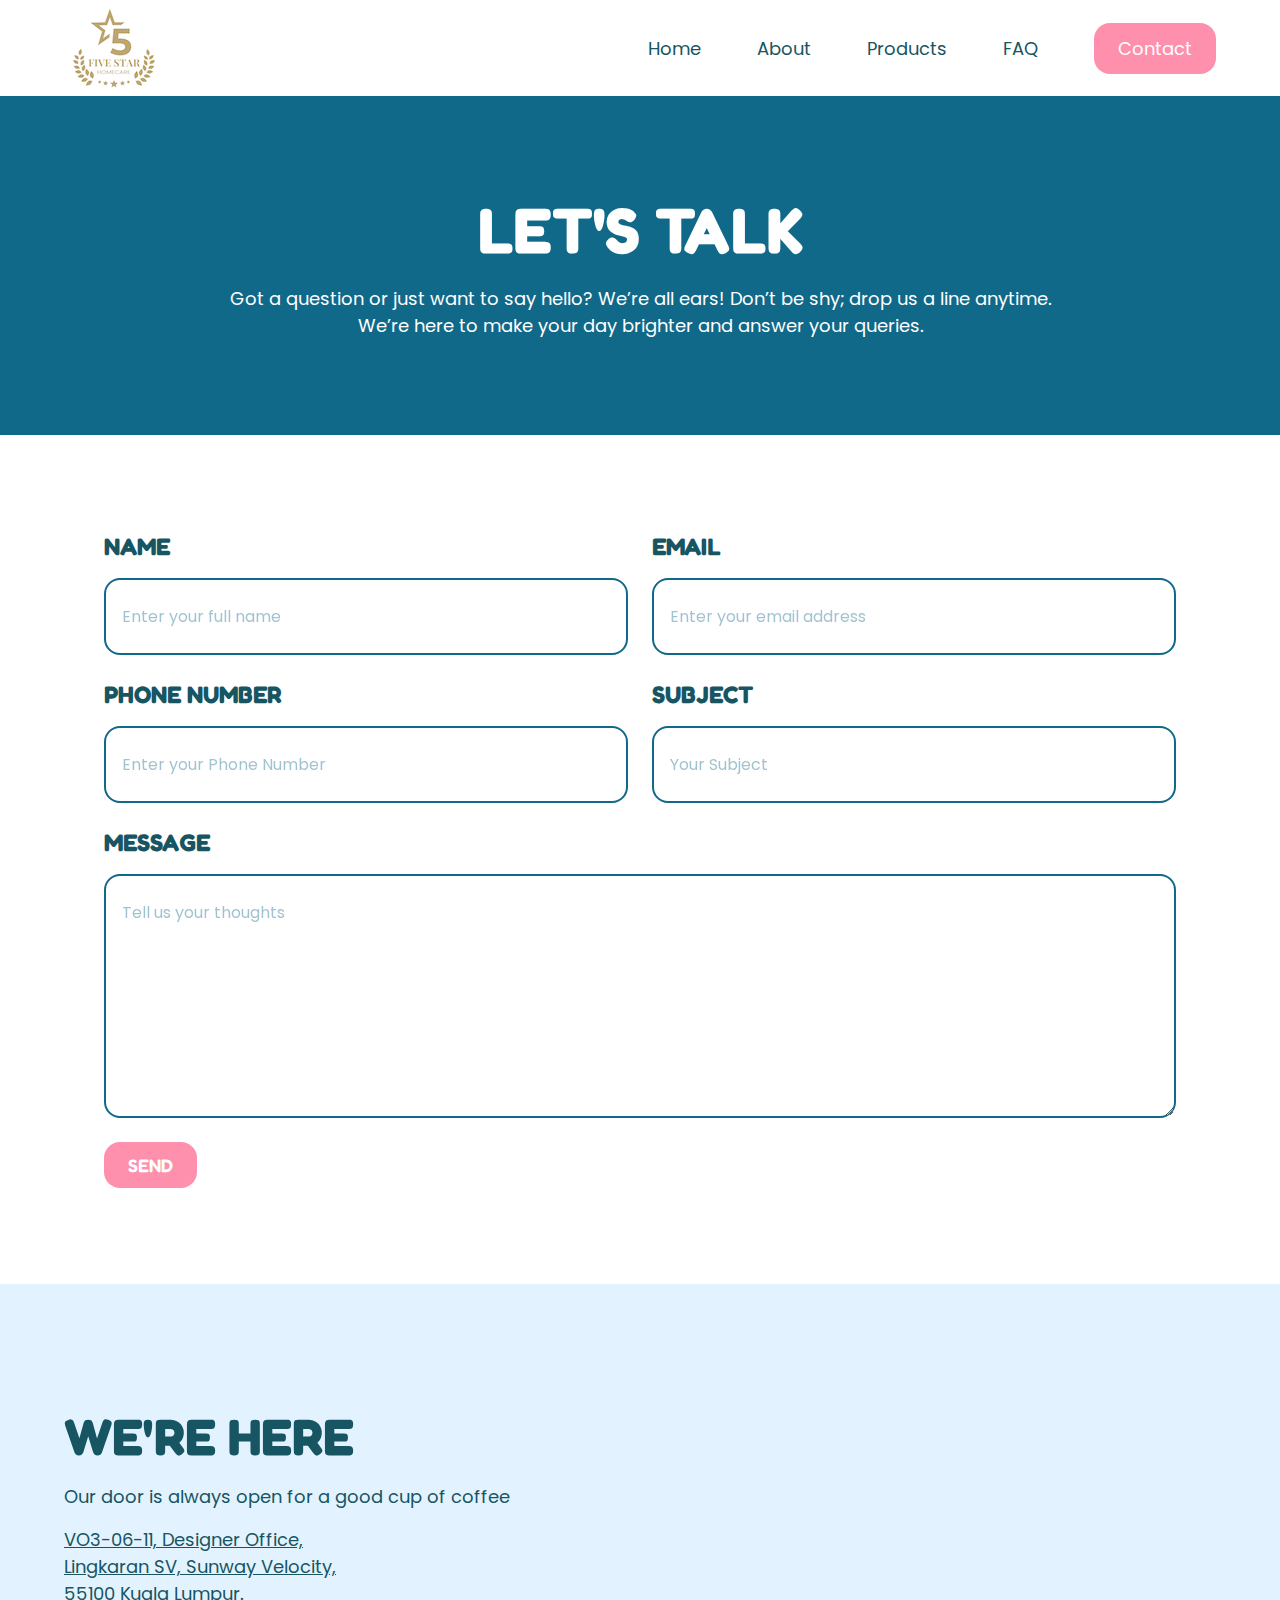
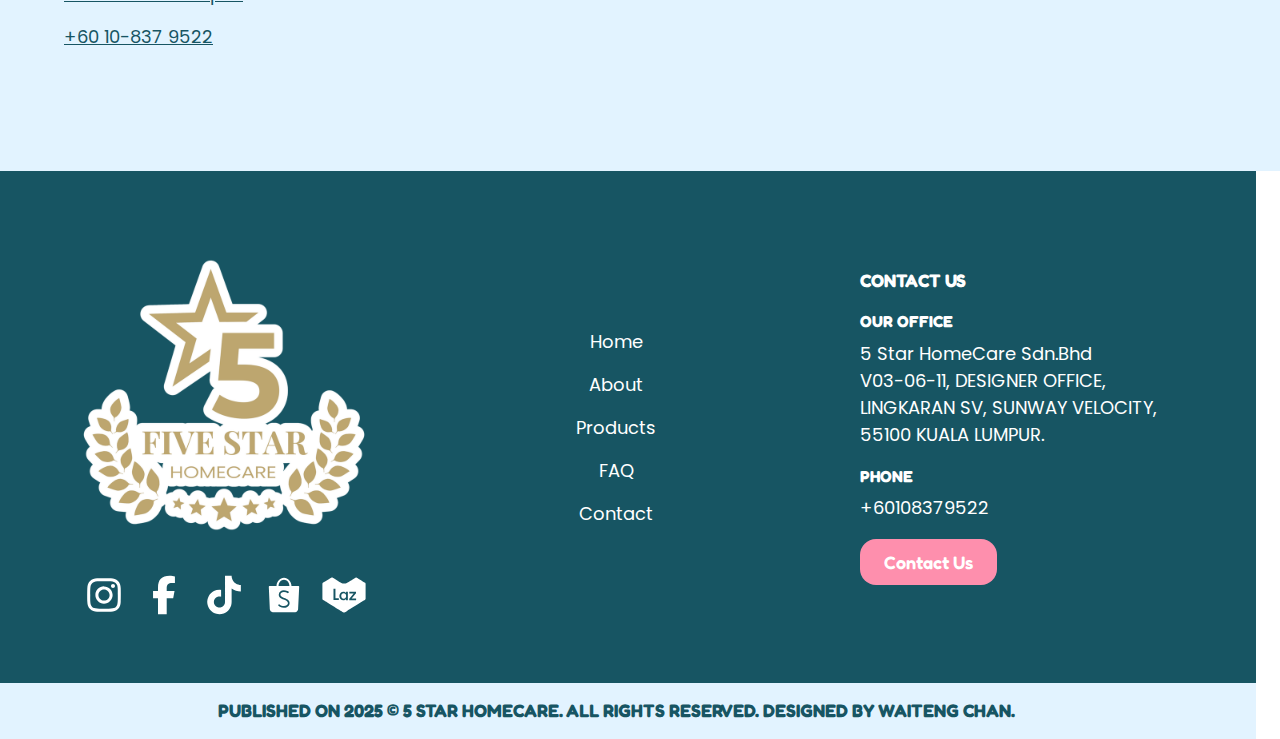
<file: 5 Star HomeCare Root File/html/contact.html>
<!DOCTYPE html>
<html lang="en">
<head>
    <meta charset="UTF-8">
    <meta name="viewport" content="width=device-width, initial-scale=1.0">
    <title>Home</title>
    <link type="text/css" rel="stylesheet" href="/css/style.css">
    <link type="text/css" rel="stylesheet" href="/css/contact.css">
    <script src="/javascript/script.js"></script>
</head>
<body>
    <nav class="desktop-nav">
        <div>
            <img onclick="window.location.href='/html/index.html'" src="/images/5-Star-Logo-100.png" alt="" class="logo">
            <ul>
                <li><a href="index.html">Home</a></li>
                <li><a href="about.html">About</a></li>
                <li><a href="products.html">Products</a></li>
                <li><a href="faq.html">FAQ</a></li>
                <li id="active-link"><a href="contact.html">Contact</a></li>
            </ul>
            <svg id="menu-button" xmlns="http://www.w3.org/2000/svg" viewBox="0 0 640 640"><!--!Font Awesome Free v7.1.0 by @fontawesome - https://fontawesome.com License - https://fontawesome.com/license/free Copyright 2025 Fonticons, Inc.--><path d="M96 160C96 142.3 110.3 128 128 128L512 128C529.7 128 544 142.3 544 160C544 177.7 529.7 192 512 192L128 192C110.3 192 96 177.7 96 160zM96 320C96 302.3 110.3 288 128 288L512 288C529.7 288 544 302.3 544 320C544 337.7 529.7 352 512 352L128 352C110.3 352 96 337.7 96 320zM544 480C544 497.7 529.7 512 512 512L128 512C110.3 512 96 497.7 96 480C96 462.3 110.3 448 128 448L512 448C529.7 448 544 462.3 544 480z"/></svg>
        </div>
    </nav>

    <nav id="mobile-nav" class="mobile-nav">
        <div>
            <ul>
                <li id="active-link"><a href="index.html">Home</a></li>
                <li><a href="about.html">About</a></li>
                <li><a href="products.html">Products</a></li>
                <li><a href="faq.html">FAQ</a></li>
                <li><a href="contact.html">Contact</a></li>
            </ul>
        </div>
    </nav>

    <div id="background-black" class="background-black"></div>

    <main>
        <div>
            <h1>Let's Talk</h1>
            <p>Got a question or just want to say hello? We’re all ears! Don’t be shy; drop us a line anytime.<br>We’re here to make your day brighter and answer your queries.</p>
        </div>
    </main>

    <section class="section-1">
        <form action="">
            <div class="form-2-columns">
                <div class="form-inputs">
                    <h4>Name</h4>
                    <input type="text" placeholder="Enter your full name">
                </div>
                <div class="form-inputs">
                    <h4>Email</h4>
                    <input type="text" placeholder="Enter your email address">
                </div>
            </div>
            <div class="form-2-columns">
                <div class="form-inputs">
                    <h4>Phone Number</h4>
                    <input type="text" placeholder="Enter your Phone Number">
                </div>
                <div class="form-inputs">
                    <h4>Subject</h4>
                    <input type="text" placeholder="Your Subject">
                </div>
            </div>
            <div class="form-inputs">
                <h4>Message</h4>
                <textarea name="" id="" placeholder="Tell us your thoughts"></textarea>
            </div>
            <button>SEND</button>
        </form>
    </section>

    <section class="section-2">
        <div>
            <div class="section-2-content">
                <h2>We're Here</h2>
                <div>
                    <p>Our door is always open for a good cup of coffee</p>
                    <a href="">
                        VO3-06-11, Designer Office,
                        <br>Lingkaran SV, Sunway Velocity,
                        <br>55100 Kuala Lumpur. </a>
                    <a href="">+60 10-837 9522</a>
                </div>
            </div>
            <div class="section-2-map">
                <iframe src="https://www.google.com/maps/embed?pb=!1m18!1m12!1m3!1d3983.8682739534493!2d101.72109247497109!3d3.1295019968459683!2m3!1f0!2f0!3f0!3m2!1i1024!2i768!4f13.1!3m3!1m2!1s0x31cc376a0ba598cd%3A0xb2cced7c6191aee2!2sSunway%20Velocity%20Designer%20Office!5e0!3m2!1sen!2smy!4v1765017281424!5m2!1sen!2smy" width="600" height="450" style="border:0;" allowfullscreen="" loading="lazy" referrerpolicy="no-referrer-when-downgrade"></iframe>
            </div>
        </div>
    </section>

    <footer>
        <div>
            <div>
                <img src="/images/5-Star-Logo-800.png" alt="">
                <div class="socials">
                    <svg onclick="window.open('https://www.instagram.com/5star_homecare_?igsh=MXhnYTM4YTVpNnR5ag==', '_blank')" xmlns="http://www.w3.org/2000/svg" viewBox="0 0 640 640"><!--!Font Awesome Free v7.1.0 by @fontawesome - https://fontawesome.com License - https://fontawesome.com/license/free Copyright 2025 Fonticons, Inc.--><path d="M320.3 205C256.8 204.8 205.2 256.2 205 319.7C204.8 383.2 256.2 434.8 319.7 435C383.2 435.2 434.8 383.8 435 320.3C435.2 256.8 383.8 205.2 320.3 205zM319.7 245.4C360.9 245.2 394.4 278.5 394.6 319.7C394.8 360.9 361.5 394.4 320.3 394.6C279.1 394.8 245.6 361.5 245.4 320.3C245.2 279.1 278.5 245.6 319.7 245.4zM413.1 200.3C413.1 185.5 425.1 173.5 439.9 173.5C454.7 173.5 466.7 185.5 466.7 200.3C466.7 215.1 454.7 227.1 439.9 227.1C425.1 227.1 413.1 215.1 413.1 200.3zM542.8 227.5C541.1 191.6 532.9 159.8 506.6 133.6C480.4 107.4 448.6 99.2 412.7 97.4C375.7 95.3 264.8 95.3 227.8 97.4C192 99.1 160.2 107.3 133.9 133.5C107.6 159.7 99.5 191.5 97.7 227.4C95.6 264.4 95.6 375.3 97.7 412.3C99.4 448.2 107.6 480 133.9 506.2C160.2 532.4 191.9 540.6 227.8 542.4C264.8 544.5 375.7 544.5 412.7 542.4C448.6 540.7 480.4 532.5 506.6 506.2C532.8 480 541 448.2 542.8 412.3C544.9 375.3 544.9 264.5 542.8 227.5zM495 452C487.2 471.6 472.1 486.7 452.4 494.6C422.9 506.3 352.9 503.6 320.3 503.6C287.7 503.6 217.6 506.2 188.2 494.6C168.6 486.8 153.5 471.7 145.6 452C133.9 422.5 136.6 352.5 136.6 319.9C136.6 287.3 134 217.2 145.6 187.8C153.4 168.2 168.5 153.1 188.2 145.2C217.7 133.5 287.7 136.2 320.3 136.2C352.9 136.2 423 133.6 452.4 145.2C472 153 487.1 168.1 495 187.8C506.7 217.3 504 287.3 504 319.9C504 352.5 506.7 422.6 495 452z"/></svg>
                    <svg onclick="window.open('https://www.facebook.com/5StarHomeCare.ASIA?mibextid=wwXIfr&rdid=WpFXEf6jz2vQhQxf&share_url=https%3A%2F%2Fwww.facebook.com%2Fshare%2F1AizvsFs6U%2F%3Fmibextid%3DwwXIfr%26ref%3D1#', '_blank')" xmlns="http://www.w3.org/2000/svg" viewBox="0 0 640 640"><!--!Font Awesome Free v7.1.0 by @fontawesome - https://fontawesome.com License - https://fontawesome.com/license/free Copyright 2025 Fonticons, Inc.--><path d="M240 363.3L240 576L356 576L356 363.3L442.5 363.3L460.5 265.5L356 265.5L356 230.9C356 179.2 376.3 159.4 428.7 159.4C445 159.4 458.1 159.8 465.7 160.6L465.7 71.9C451.4 68 416.4 64 396.2 64C289.3 64 240 114.5 240 223.4L240 265.5L174 265.5L174 363.3L240 363.3z"/></svg>
                    <svg onclick="window.open('https://www.tiktok.com/@5star.premiumhousecare?_r=1&_t=ZS-92Eqm6dFDyU', '_blank')" xmlns="http://www.w3.org/2000/svg" viewBox="0 0 640 640"><!--!Font Awesome Free v7.1.0 by @fontawesome - https://fontawesome.com License - https://fontawesome.com/license/free Copyright 2025 Fonticons, Inc.--><path d="M544.5 273.9C500.5 274 457.5 260.3 421.7 234.7L421.7 413.4C421.7 446.5 411.6 478.8 392.7 506C373.8 533.2 347.1 554 316.1 565.6C285.1 577.2 251.3 579.1 219.2 570.9C187.1 562.7 158.3 545 136.5 520.1C114.7 495.2 101.2 464.1 97.5 431.2C93.8 398.3 100.4 365.1 116.1 336C131.8 306.9 156.1 283.3 185.7 268.3C215.3 253.3 248.6 247.8 281.4 252.3L281.4 342.2C266.4 337.5 250.3 337.6 235.4 342.6C220.5 347.6 207.5 357.2 198.4 369.9C189.3 382.6 184.4 398 184.5 413.8C184.6 429.6 189.7 444.8 199 457.5C208.3 470.2 221.4 479.6 236.4 484.4C251.4 489.2 267.5 489.2 282.4 484.3C297.3 479.4 310.4 469.9 319.6 457.2C328.8 444.5 333.8 429.1 333.8 413.4L333.8 64L421.8 64C421.7 71.4 422.4 78.9 423.7 86.2C426.8 102.5 433.1 118.1 442.4 131.9C451.7 145.7 463.7 157.5 477.6 166.5C497.5 179.6 520.8 186.6 544.6 186.6L544.6 274z"/></svg>
                    <svg onclick="window.open('https://my.shp.ee/memgmbp', '_blank')" width="120" height="120" viewBox="0 0 120 120" fill="none" xmlns="http://www.w3.org/2000/svg"><path fill-rule="evenodd" clip-rule="evenodd" d="M73.929 81.3629C73.4297 85.493 70.9331 88.8007 67.0658 90.457C64.9121 91.3797 62.0204 91.8778 59.7315 91.7214C56.1609 91.5846 52.8063 90.7142 49.7142 89.123C48.6095 88.5543 46.9628 87.4187 45.6983 86.355C45.378 86.0863 45.34 85.914 45.5519 85.6127C45.6663 85.4397 45.8773 85.1278 46.3436 84.4429C47.02 83.4495 47.1044 83.325 47.1804 83.2085C47.3968 82.8756 47.7484 82.8466 48.0952 83.1201C48.1317 83.1485 48.1317 83.1485 48.1592 83.1701C48.2161 83.2143 48.2161 83.2144 48.3503 83.3189C48.4861 83.425 48.5667 83.4876 48.5993 83.5121C51.934 86.1301 55.8179 87.64 59.7389 87.791C65.1941 87.7164 69.1169 85.2578 69.8198 81.4826C70.5927 77.3276 67.3388 73.7385 60.9726 71.738C58.9816 71.1124 53.949 69.0932 53.0211 68.5477C48.6635 65.9848 46.6262 62.628 46.9158 58.4818C47.3594 52.7344 52.6823 48.4478 59.408 48.4191C62.4158 48.4129 65.4172 49.0395 68.3006 50.2574C69.3215 50.6887 71.1444 51.683 71.7737 52.154C72.1362 52.4208 72.2078 52.7318 72 53.0673C71.884 53.2619 71.6922 53.5703 71.2879 54.2133L71.2834 54.2203C70.7512 55.0672 70.7346 55.0936 70.6125 55.2917C70.4015 55.6137 70.1535 55.6437 69.7731 55.4017C66.6877 53.3241 63.2673 52.2788 59.5055 52.2033C54.8222 52.2962 51.312 55.0901 51.0812 58.896C51.0199 62.3334 53.592 64.843 59.1478 66.7565C70.4255 70.3891 74.7412 74.648 73.929 81.3629ZM60.0013 22.0215C67.3436 22.0215 73.3284 29.0058 73.6084 37.7486H46.3945C46.6745 29.0058 52.6593 22.0215 60.0013 22.0215ZM98 39.3923C98 38.4845 97.2706 37.7486 96.3711 37.7486H78.7318C78.299 26.2048 70.0787 17 60.0013 17C49.9242 17 41.7038 26.2048 41.2711 37.7486L23.6065 37.7489C22.7208 37.7651 22.0077 38.4948 22.0077 39.3923C22.0077 39.4352 22.0093 39.4778 22.0125 39.5198H22L24.5181 95.1595C24.5184 95.3143 24.5241 95.4705 24.5357 95.6276C24.5382 95.6631 24.5411 95.6982 24.544 95.7334L24.5494 95.8508L24.5555 95.857C24.9381 99.7287 27.7413 102.847 31.5529 102.991L31.5615 102.999H87.595C87.6215 103 87.648 103 87.6745 103C87.7011 103 87.7276 103 87.7541 102.999H87.8734L87.8759 102.997C91.754 102.891 94.8954 99.729 95.2272 95.8096L95.2291 95.8076L95.2317 95.755C95.2348 95.7137 95.2378 95.6728 95.2403 95.6315C95.2465 95.5328 95.2505 95.4344 95.2522 95.3366L97.9997 39.4772H97.9978C97.9994 39.4491 98 39.4207 98 39.3923Z" fill="white"/></svg>
                    <svg onclick="window.open('https://s.lazada.com.my/s.Gp6zB', '_blank')" width="120" height="120" viewBox="0 0 120 120" fill="none" xmlns="http://www.w3.org/2000/svg"><path d="M29.752 16.1572C30.2934 16.1638 30.8263 16.2992 31.3057 16.5508C31.3057 16.5508 50.4783 29.0483 53.4131 30.165C55.4705 31.1109 57.7161 31.5821 59.9795 31.5439C62.5457 31.5973 65.0806 30.9782 67.333 29.749C70.1997 28.2388 88.5088 16.6237 88.7178 16.6162C89.1797 16.3373 89.7107 16.1937 90.25 16.2002C90.8285 16.2035 91.3949 16.3617 91.8906 16.6602C94.3857 18.0384 111.364 28.4314 112.093 28.8945C113.226 29.5779 113.935 30.7821 113.993 32.0947C113.998 32.1811 114 32.2677 113.999 32.3545V69.5654C113.865 70.9024 113.032 72.0698 111.811 72.6299C111.415 72.8303 108.563 74.5825 104.401 77.1621C94.1618 83.5422 75.9887 94.9077 66.9551 100.402C64.7305 101.767 63.0644 102.779 62.2119 103.272C61.545 103.651 60.7906 103.847 60.0234 103.842H59.8037V103.835C59.113 103.805 58.4379 103.614 57.834 103.272C52.1192 99.9658 9.81666 73.4423 8.21484 72.6299C7.04306 72.0828 6.23135 70.9835 6.0459 69.71C6.0275 69.6098 6.01125 69.5087 6.00098 69.4062V32.5918C5.99896 32.4252 6.00833 32.2593 6.02734 32.0947C6.08119 30.8046 6.75297 29.6105 7.8418 28.8965L8.14844 28.7217C12.2414 26.1826 25.9418 17.8221 28.1094 16.6172C28.6063 16.3219 29.1734 16.1638 29.752 16.1572ZM58.4277 51.6152C52.7236 51.6154 48.3945 56.4764 48.3945 62.4297C48.3947 68.3799 52.7237 73.2518 58.4277 73.252C61.0247 73.285 63.4897 72.1023 65.0869 70.0518V72.832H69.6621V52.0361H65.0869V54.8154C63.4897 52.768 61.0246 51.5822 58.4277 51.6152ZM73.3818 52.0322V56.1875H84.124L73.2168 69.2178V72.8291H90.2783V68.6738H79.167L90.0322 55.6953V52.0322H73.3818ZM33.7344 72.7871H47.0703V68.1309H38.6162V44.5361H33.7139L33.7344 72.7871ZM59.2598 55.7793C62.9614 55.7794 65.4141 58.683 65.4141 62.4268C65.4139 66.1733 62.9223 69.0849 59.2598 69.085C55.5942 69.085 53.1017 66.1614 53.1016 62.4268C53.1016 58.695 55.555 55.7793 59.2598 55.7793Z" fill="white"/></svg>
                </div>
            </div>
            <ul>
                <li><a href="index.html">Home</a></li>
                <li><a href="about.html">About</a></li>
                <li><a href="products.html">Products</a></li>
                <li><a href="faq.html">FAQ</a></li>
                <li><a href="contact.html">Contact</a></li>
            </ul>
            <div>
                <div>
                    <h5>Contact Us</h5>
                    <li>
                        <h6>Our Office</h6>
                        <a href="https://maps.app.goo.gl/MLoSiJ2vUgAYKcLw8" target="_blank">
                            5 Star HomeCare Sdn.Bhd<br>
                            V03-06-11, DESIGNER OFFICE,<br>
                            LINGKARAN SV, SUNWAY VELOCITY,<br>
                            55100 KUALA LUMPUR.
                        </a>
                    </li>
                    <li>
                        <h6>Phone</h6>
                        <a target="_blank" href="https://wa.me/60108379522">
                            +60108379522
                        </a>
                    </li>
                    <button onclick="window.location.href='/html/contact.html'">Contact Us</button>
                </div>
            </div>
        </div>
        <div>
            <h5>Published on 2025 © 5 Star HomeCare. All Rights Reserved. Designed by WaiTeng Chan.</h5>
        </div>
    </footer>
</body>
</html>
</file>
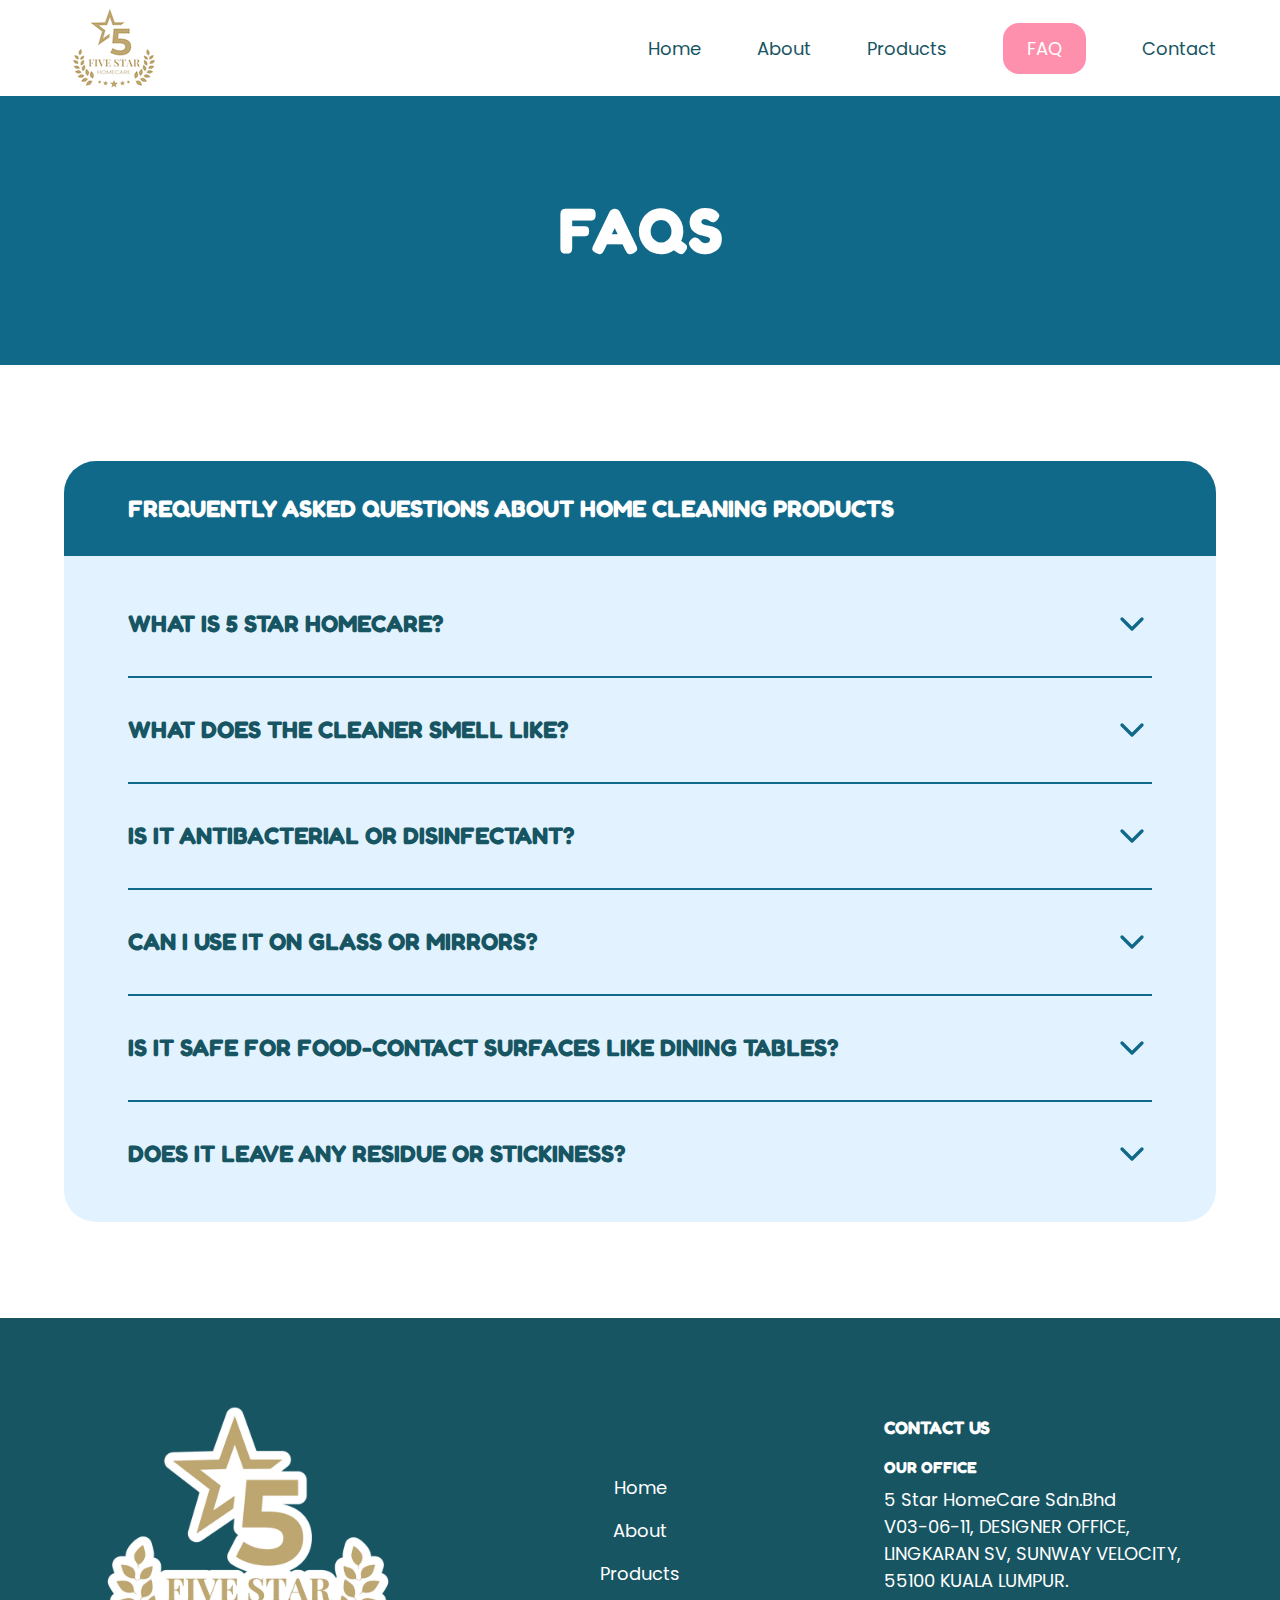
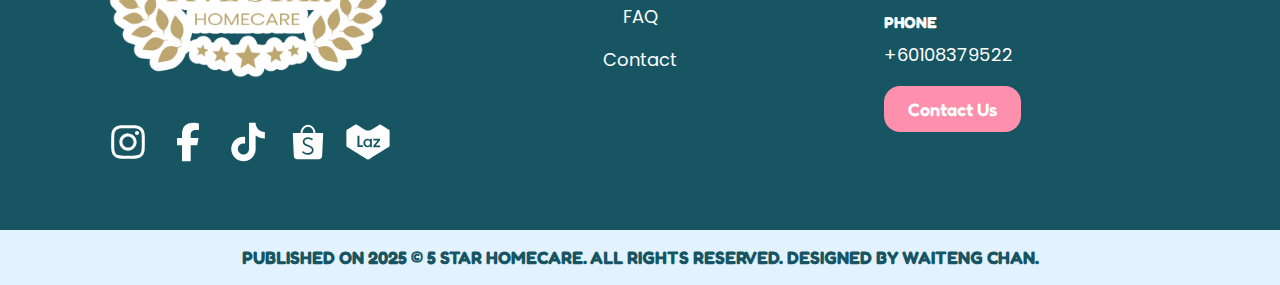
<file: 5 Star HomeCare Root File/html/faq.html>
<!DOCTYPE html>
<html lang="en">
<head>
    <meta charset="UTF-8">
    <meta name="viewport" content="width=device-width, initial-scale=1.0">
    <title>Home</title>
    <link type="text/css" rel="stylesheet" href="/css/style.css">
    <link type="text/css" rel="stylesheet" href="/css/faq.css">
    <script src="/javascript/script.js"></script>
</head>
<body>
    <nav class="desktop-nav">
        <div>
            <img onclick="window.location.href='/html/index.html'" src="/images/5-Star-Logo-100.png" alt="" class="logo">
            <ul>
                <li><a href="index.html">Home</a></li>
                <li><a href="about.html">About</a></li>
                <li><a href="products.html">Products</a></li>
                <li id="active-link"><a href="faq.html">FAQ</a></li>
                <li><a href="contact.html">Contact</a></li>
            </ul>
            <svg id="menu-button" xmlns="http://www.w3.org/2000/svg" viewBox="0 0 640 640"><!--!Font Awesome Free v7.1.0 by @fontawesome - https://fontawesome.com License - https://fontawesome.com/license/free Copyright 2025 Fonticons, Inc.--><path d="M96 160C96 142.3 110.3 128 128 128L512 128C529.7 128 544 142.3 544 160C544 177.7 529.7 192 512 192L128 192C110.3 192 96 177.7 96 160zM96 320C96 302.3 110.3 288 128 288L512 288C529.7 288 544 302.3 544 320C544 337.7 529.7 352 512 352L128 352C110.3 352 96 337.7 96 320zM544 480C544 497.7 529.7 512 512 512L128 512C110.3 512 96 497.7 96 480C96 462.3 110.3 448 128 448L512 448C529.7 448 544 462.3 544 480z"/></svg>
        </div>
    </nav>

    <nav id="mobile-nav" class="mobile-nav">
        <div>
            <ul>
                <li id="active-link"><a href="index.html">Home</a></li>
                <li><a href="about.html">About</a></li>
                <li><a href="products.html">Products</a></li>
                <li><a href="faq.html">FAQ</a></li>
                <li><a href="contact.html">Contact</a></li>
            </ul>
        </div>
    </nav>

    <div id="background-black" class="background-black"></div>

    <main>
        <h1>FAQs</h1>
    </main>

    <section class="section-1">
        <div>
            <div class="title">
                <h4>Frequently Asked Questions About Home Cleaning Products</h4>
            </div>
            <div class="questions">
                <div class="question">
                    <div class="question-title">
                        <h4>What is 5 Star HomeCare?</h4>
                        <svg xmlns="http://www.w3.org/2000/svg" width="24" height="24" viewBox="0 0 24 24" fill="none" stroke="var(--blue)" stroke-width="2" stroke-linecap="round" stroke-linejoin="round" class="lucide lucide-chevron-down-icon lucide-chevron-down"><path d="m6 9 6 6 6-6"/></svg>
                    </div>
                    <div class="question-answer">
                        <p>5 Star Premium HomeCare Multipurpose Cleaner is formulated with biodegradable, eco-friendly ingredients, making cleaning effortless and worry-free, while leaving behind a delicate, refreshing fragrance. Gentle yet powerful, it safely cleans multiple surfaces—including tiles, stainless steel, and more—and rinses off easily without harming the environment. Tough on stains, gentle on surfaces—whether it’s kitchen grease, bathroom grime, car dirt, or stubborn stainless steel marks, this cleaner handles them all with ease. Best of all, it transforms your space with a luxury perfume-inspired scent, turning routine cleaning into a therapeutic, spa-like experience.</p>
                    </div>
                </div>
                <div class="question">
                    <div class="question-title">
                        <h4>What does the cleaner smell like?</h4>
                        <svg xmlns="http://www.w3.org/2000/svg" width="24" height="24" viewBox="0 0 24 24" fill="none" stroke="var(--blue)" stroke-width="2" stroke-linecap="round" stroke-linejoin="round" class="lucide lucide-chevron-down-icon lucide-chevron-down"><path d="m6 9 6 6 6-6"/></svg>
                    </div>
                    <div class="question-answer">
                        <p>It carries a luxury perfume-like scent, creating a fresh and elegant atmosphere — just like staying in a five-star hotel.It is not the strong chemical smell of traditional cleaners, but a clean, comfortable, and relaxing scent that is suitable for everyday, long-term use.</p>
                    </div>
                </div>
                <div class="question">
                    <div class="question-title">
                        <h4>Is it antibacterial or disinfectant?</h4>
                        <svg xmlns="http://www.w3.org/2000/svg" width="24" height="24" viewBox="0 0 24 24" fill="none" stroke="var(--blue)" stroke-width="2" stroke-linecap="round" stroke-linejoin="round" class="lucide lucide-chevron-down-icon lucide-chevron-down"><path d="m6 9 6 6 6-6"/></svg>
                    </div>
                    <div class="question-answer">
                        <p>This product is antibacterial. It is designed to effectively remove dirt and inhibit up to 99% of bacteria, helping maintain a clean and hygienic environment. It is not classified as a disinfectant and is not intended to kill viruses.</p>
                    </div>
                </div>
                <div class="question">
                    <div class="question-title">
                        <h4>Can I use it on glass or mirrors?</h4>
                        <svg xmlns="http://www.w3.org/2000/svg" width="24" height="24" viewBox="0 0 24 24" fill="none" stroke="var(--blue)" stroke-width="2" stroke-linecap="round" stroke-linejoin="round" class="lucide lucide-chevron-down-icon lucide-chevron-down"><path d="m6 9 6 6 6-6"/></svg>
                    </div>
                    <div class="question-answer">
                        <p>Yes, it is safe to use on glass and mirrors/ any surface. For water marks or heavy stains, apply the product to create a rich foam, leave the foam on the surface for about 5 minutes, then rinse thoroughly with water and wipe dry for best results.</p>
                    </div>
                </div>
                <div class="question">
                    <div class="question-title">
                        <h4>Is it safe for food-contact surfaces like dining tables?</h4>
                        <svg xmlns="http://www.w3.org/2000/svg" width="24" height="24" viewBox="0 0 24 24" fill="none" stroke="var(--blue)" stroke-width="2" stroke-linecap="round" stroke-linejoin="round" class="lucide lucide-chevron-down-icon lucide-chevron-down"><path d="m6 9 6 6 6-6"/></svg>
                    </div>
                    <div class="question-answer">
                        <p>This product is not recommended for dishwashing or food-contact surfaces, such as dining tables. It is a heavy-fragrance cleaning product, and food may come into direct contact with these surfaces. For safety reasons, we advise using cleaners specifically designed for food-contact areas.</p>
                    </div>
                </div>
                <div class="question">
                    <div class="question-title">
                        <h4>Does it leave any residue or stickiness?</h4>
                        <svg xmlns="http://www.w3.org/2000/svg" width="24" height="24" viewBox="0 0 24 24" fill="none" stroke="var(--blue)" stroke-width="2" stroke-linecap="round" stroke-linejoin="round" class="lucide lucide-chevron-down-icon lucide-chevron-down"><path d="m6 9 6 6 6-6"/></svg>
                    </div>
                    <div class="question-answer">
                        <p>When used according to the recommended SOP, it does not leave any residue or stickiness.
                            <br><br>For example:<br>
                            -Toilet cleaning: Use one capful, dilute and create foam before use.<br>
                            -2-in-1 Robot Vacuum & Mop: Use one drop only.
                            <br><br>
                            Using the correct amount ensures effective cleaning without residue buildup.
                        </p>
                    </div>
                </div>
            </div>
        </div>
    </section>

    <script src="/javascript/faq.js"></script>

    <footer>
        <div>
            <div>
                <img src="/images/5-Star-Logo-800.png" alt="">
                <div class="socials">
                    <svg onclick="window.open('https://www.instagram.com/5star_homecare_?igsh=MXhnYTM4YTVpNnR5ag==', '_blank')" xmlns="http://www.w3.org/2000/svg" viewBox="0 0 640 640"><!--!Font Awesome Free v7.1.0 by @fontawesome - https://fontawesome.com License - https://fontawesome.com/license/free Copyright 2025 Fonticons, Inc.--><path d="M320.3 205C256.8 204.8 205.2 256.2 205 319.7C204.8 383.2 256.2 434.8 319.7 435C383.2 435.2 434.8 383.8 435 320.3C435.2 256.8 383.8 205.2 320.3 205zM319.7 245.4C360.9 245.2 394.4 278.5 394.6 319.7C394.8 360.9 361.5 394.4 320.3 394.6C279.1 394.8 245.6 361.5 245.4 320.3C245.2 279.1 278.5 245.6 319.7 245.4zM413.1 200.3C413.1 185.5 425.1 173.5 439.9 173.5C454.7 173.5 466.7 185.5 466.7 200.3C466.7 215.1 454.7 227.1 439.9 227.1C425.1 227.1 413.1 215.1 413.1 200.3zM542.8 227.5C541.1 191.6 532.9 159.8 506.6 133.6C480.4 107.4 448.6 99.2 412.7 97.4C375.7 95.3 264.8 95.3 227.8 97.4C192 99.1 160.2 107.3 133.9 133.5C107.6 159.7 99.5 191.5 97.7 227.4C95.6 264.4 95.6 375.3 97.7 412.3C99.4 448.2 107.6 480 133.9 506.2C160.2 532.4 191.9 540.6 227.8 542.4C264.8 544.5 375.7 544.5 412.7 542.4C448.6 540.7 480.4 532.5 506.6 506.2C532.8 480 541 448.2 542.8 412.3C544.9 375.3 544.9 264.5 542.8 227.5zM495 452C487.2 471.6 472.1 486.7 452.4 494.6C422.9 506.3 352.9 503.6 320.3 503.6C287.7 503.6 217.6 506.2 188.2 494.6C168.6 486.8 153.5 471.7 145.6 452C133.9 422.5 136.6 352.5 136.6 319.9C136.6 287.3 134 217.2 145.6 187.8C153.4 168.2 168.5 153.1 188.2 145.2C217.7 133.5 287.7 136.2 320.3 136.2C352.9 136.2 423 133.6 452.4 145.2C472 153 487.1 168.1 495 187.8C506.7 217.3 504 287.3 504 319.9C504 352.5 506.7 422.6 495 452z"/></svg>
                    <svg onclick="window.open('https://www.facebook.com/5StarHomeCare.ASIA?mibextid=wwXIfr&rdid=WpFXEf6jz2vQhQxf&share_url=https%3A%2F%2Fwww.facebook.com%2Fshare%2F1AizvsFs6U%2F%3Fmibextid%3DwwXIfr%26ref%3D1#', '_blank')" xmlns="http://www.w3.org/2000/svg" viewBox="0 0 640 640"><!--!Font Awesome Free v7.1.0 by @fontawesome - https://fontawesome.com License - https://fontawesome.com/license/free Copyright 2025 Fonticons, Inc.--><path d="M240 363.3L240 576L356 576L356 363.3L442.5 363.3L460.5 265.5L356 265.5L356 230.9C356 179.2 376.3 159.4 428.7 159.4C445 159.4 458.1 159.8 465.7 160.6L465.7 71.9C451.4 68 416.4 64 396.2 64C289.3 64 240 114.5 240 223.4L240 265.5L174 265.5L174 363.3L240 363.3z"/></svg>
                    <svg onclick="window.open('https://www.tiktok.com/@5star.premiumhousecare?_r=1&_t=ZS-92Eqm6dFDyU', '_blank')" xmlns="http://www.w3.org/2000/svg" viewBox="0 0 640 640"><!--!Font Awesome Free v7.1.0 by @fontawesome - https://fontawesome.com License - https://fontawesome.com/license/free Copyright 2025 Fonticons, Inc.--><path d="M544.5 273.9C500.5 274 457.5 260.3 421.7 234.7L421.7 413.4C421.7 446.5 411.6 478.8 392.7 506C373.8 533.2 347.1 554 316.1 565.6C285.1 577.2 251.3 579.1 219.2 570.9C187.1 562.7 158.3 545 136.5 520.1C114.7 495.2 101.2 464.1 97.5 431.2C93.8 398.3 100.4 365.1 116.1 336C131.8 306.9 156.1 283.3 185.7 268.3C215.3 253.3 248.6 247.8 281.4 252.3L281.4 342.2C266.4 337.5 250.3 337.6 235.4 342.6C220.5 347.6 207.5 357.2 198.4 369.9C189.3 382.6 184.4 398 184.5 413.8C184.6 429.6 189.7 444.8 199 457.5C208.3 470.2 221.4 479.6 236.4 484.4C251.4 489.2 267.5 489.2 282.4 484.3C297.3 479.4 310.4 469.9 319.6 457.2C328.8 444.5 333.8 429.1 333.8 413.4L333.8 64L421.8 64C421.7 71.4 422.4 78.9 423.7 86.2C426.8 102.5 433.1 118.1 442.4 131.9C451.7 145.7 463.7 157.5 477.6 166.5C497.5 179.6 520.8 186.6 544.6 186.6L544.6 274z"/></svg>
                    <svg onclick="window.open('https://my.shp.ee/memgmbp', '_blank')" width="120" height="120" viewBox="0 0 120 120" fill="none" xmlns="http://www.w3.org/2000/svg"><path fill-rule="evenodd" clip-rule="evenodd" d="M73.929 81.3629C73.4297 85.493 70.9331 88.8007 67.0658 90.457C64.9121 91.3797 62.0204 91.8778 59.7315 91.7214C56.1609 91.5846 52.8063 90.7142 49.7142 89.123C48.6095 88.5543 46.9628 87.4187 45.6983 86.355C45.378 86.0863 45.34 85.914 45.5519 85.6127C45.6663 85.4397 45.8773 85.1278 46.3436 84.4429C47.02 83.4495 47.1044 83.325 47.1804 83.2085C47.3968 82.8756 47.7484 82.8466 48.0952 83.1201C48.1317 83.1485 48.1317 83.1485 48.1592 83.1701C48.2161 83.2143 48.2161 83.2144 48.3503 83.3189C48.4861 83.425 48.5667 83.4876 48.5993 83.5121C51.934 86.1301 55.8179 87.64 59.7389 87.791C65.1941 87.7164 69.1169 85.2578 69.8198 81.4826C70.5927 77.3276 67.3388 73.7385 60.9726 71.738C58.9816 71.1124 53.949 69.0932 53.0211 68.5477C48.6635 65.9848 46.6262 62.628 46.9158 58.4818C47.3594 52.7344 52.6823 48.4478 59.408 48.4191C62.4158 48.4129 65.4172 49.0395 68.3006 50.2574C69.3215 50.6887 71.1444 51.683 71.7737 52.154C72.1362 52.4208 72.2078 52.7318 72 53.0673C71.884 53.2619 71.6922 53.5703 71.2879 54.2133L71.2834 54.2203C70.7512 55.0672 70.7346 55.0936 70.6125 55.2917C70.4015 55.6137 70.1535 55.6437 69.7731 55.4017C66.6877 53.3241 63.2673 52.2788 59.5055 52.2033C54.8222 52.2962 51.312 55.0901 51.0812 58.896C51.0199 62.3334 53.592 64.843 59.1478 66.7565C70.4255 70.3891 74.7412 74.648 73.929 81.3629ZM60.0013 22.0215C67.3436 22.0215 73.3284 29.0058 73.6084 37.7486H46.3945C46.6745 29.0058 52.6593 22.0215 60.0013 22.0215ZM98 39.3923C98 38.4845 97.2706 37.7486 96.3711 37.7486H78.7318C78.299 26.2048 70.0787 17 60.0013 17C49.9242 17 41.7038 26.2048 41.2711 37.7486L23.6065 37.7489C22.7208 37.7651 22.0077 38.4948 22.0077 39.3923C22.0077 39.4352 22.0093 39.4778 22.0125 39.5198H22L24.5181 95.1595C24.5184 95.3143 24.5241 95.4705 24.5357 95.6276C24.5382 95.6631 24.5411 95.6982 24.544 95.7334L24.5494 95.8508L24.5555 95.857C24.9381 99.7287 27.7413 102.847 31.5529 102.991L31.5615 102.999H87.595C87.6215 103 87.648 103 87.6745 103C87.7011 103 87.7276 103 87.7541 102.999H87.8734L87.8759 102.997C91.754 102.891 94.8954 99.729 95.2272 95.8096L95.2291 95.8076L95.2317 95.755C95.2348 95.7137 95.2378 95.6728 95.2403 95.6315C95.2465 95.5328 95.2505 95.4344 95.2522 95.3366L97.9997 39.4772H97.9978C97.9994 39.4491 98 39.4207 98 39.3923Z" fill="white"/></svg>
                    <svg onclick="window.open('https://s.lazada.com.my/s.Gp6zB', '_blank')" width="120" height="120" viewBox="0 0 120 120" fill="none" xmlns="http://www.w3.org/2000/svg"><path d="M29.752 16.1572C30.2934 16.1638 30.8263 16.2992 31.3057 16.5508C31.3057 16.5508 50.4783 29.0483 53.4131 30.165C55.4705 31.1109 57.7161 31.5821 59.9795 31.5439C62.5457 31.5973 65.0806 30.9782 67.333 29.749C70.1997 28.2388 88.5088 16.6237 88.7178 16.6162C89.1797 16.3373 89.7107 16.1937 90.25 16.2002C90.8285 16.2035 91.3949 16.3617 91.8906 16.6602C94.3857 18.0384 111.364 28.4314 112.093 28.8945C113.226 29.5779 113.935 30.7821 113.993 32.0947C113.998 32.1811 114 32.2677 113.999 32.3545V69.5654C113.865 70.9024 113.032 72.0698 111.811 72.6299C111.415 72.8303 108.563 74.5825 104.401 77.1621C94.1618 83.5422 75.9887 94.9077 66.9551 100.402C64.7305 101.767 63.0644 102.779 62.2119 103.272C61.545 103.651 60.7906 103.847 60.0234 103.842H59.8037V103.835C59.113 103.805 58.4379 103.614 57.834 103.272C52.1192 99.9658 9.81666 73.4423 8.21484 72.6299C7.04306 72.0828 6.23135 70.9835 6.0459 69.71C6.0275 69.6098 6.01125 69.5087 6.00098 69.4062V32.5918C5.99896 32.4252 6.00833 32.2593 6.02734 32.0947C6.08119 30.8046 6.75297 29.6105 7.8418 28.8965L8.14844 28.7217C12.2414 26.1826 25.9418 17.8221 28.1094 16.6172C28.6063 16.3219 29.1734 16.1638 29.752 16.1572ZM58.4277 51.6152C52.7236 51.6154 48.3945 56.4764 48.3945 62.4297C48.3947 68.3799 52.7237 73.2518 58.4277 73.252C61.0247 73.285 63.4897 72.1023 65.0869 70.0518V72.832H69.6621V52.0361H65.0869V54.8154C63.4897 52.768 61.0246 51.5822 58.4277 51.6152ZM73.3818 52.0322V56.1875H84.124L73.2168 69.2178V72.8291H90.2783V68.6738H79.167L90.0322 55.6953V52.0322H73.3818ZM33.7344 72.7871H47.0703V68.1309H38.6162V44.5361H33.7139L33.7344 72.7871ZM59.2598 55.7793C62.9614 55.7794 65.4141 58.683 65.4141 62.4268C65.4139 66.1733 62.9223 69.0849 59.2598 69.085C55.5942 69.085 53.1017 66.1614 53.1016 62.4268C53.1016 58.695 55.555 55.7793 59.2598 55.7793Z" fill="white"/></svg>
                </div>
            </div>
            <ul>
                <li><a href="index.html">Home</a></li>
                <li><a href="about.html">About</a></li>
                <li><a href="products.html">Products</a></li>
                <li><a href="faq.html">FAQ</a></li>
                <li><a href="contact.html">Contact</a></li>
            </ul>
            <div>
                <div>
                    <h5>Contact Us</h5>
                    <li>
                        <h6>Our Office</h6>
                        <a href="https://maps.app.goo.gl/MLoSiJ2vUgAYKcLw8" target="_blank">
                            5 Star HomeCare Sdn.Bhd<br>
                            V03-06-11, DESIGNER OFFICE,<br>
                            LINGKARAN SV, SUNWAY VELOCITY,<br>
                            55100 KUALA LUMPUR.
                        </a>
                    </li>
                    <li>
                        <h6>Phone</h6>
                        <a target="_blank" href="https://wa.me/60108379522">
                            +60108379522
                        </a>
                    </li>
                    <button onclick="window.location.href='/html/contact.html'">Contact Us</button>
                </div>
            </div>
        </div>
        <div>
            <h5>Published on 2025 © 5 Star HomeCare. All Rights Reserved. Designed by WaiTeng Chan.</h5>
        </div>
    </footer>
</body>
</html>
</file>
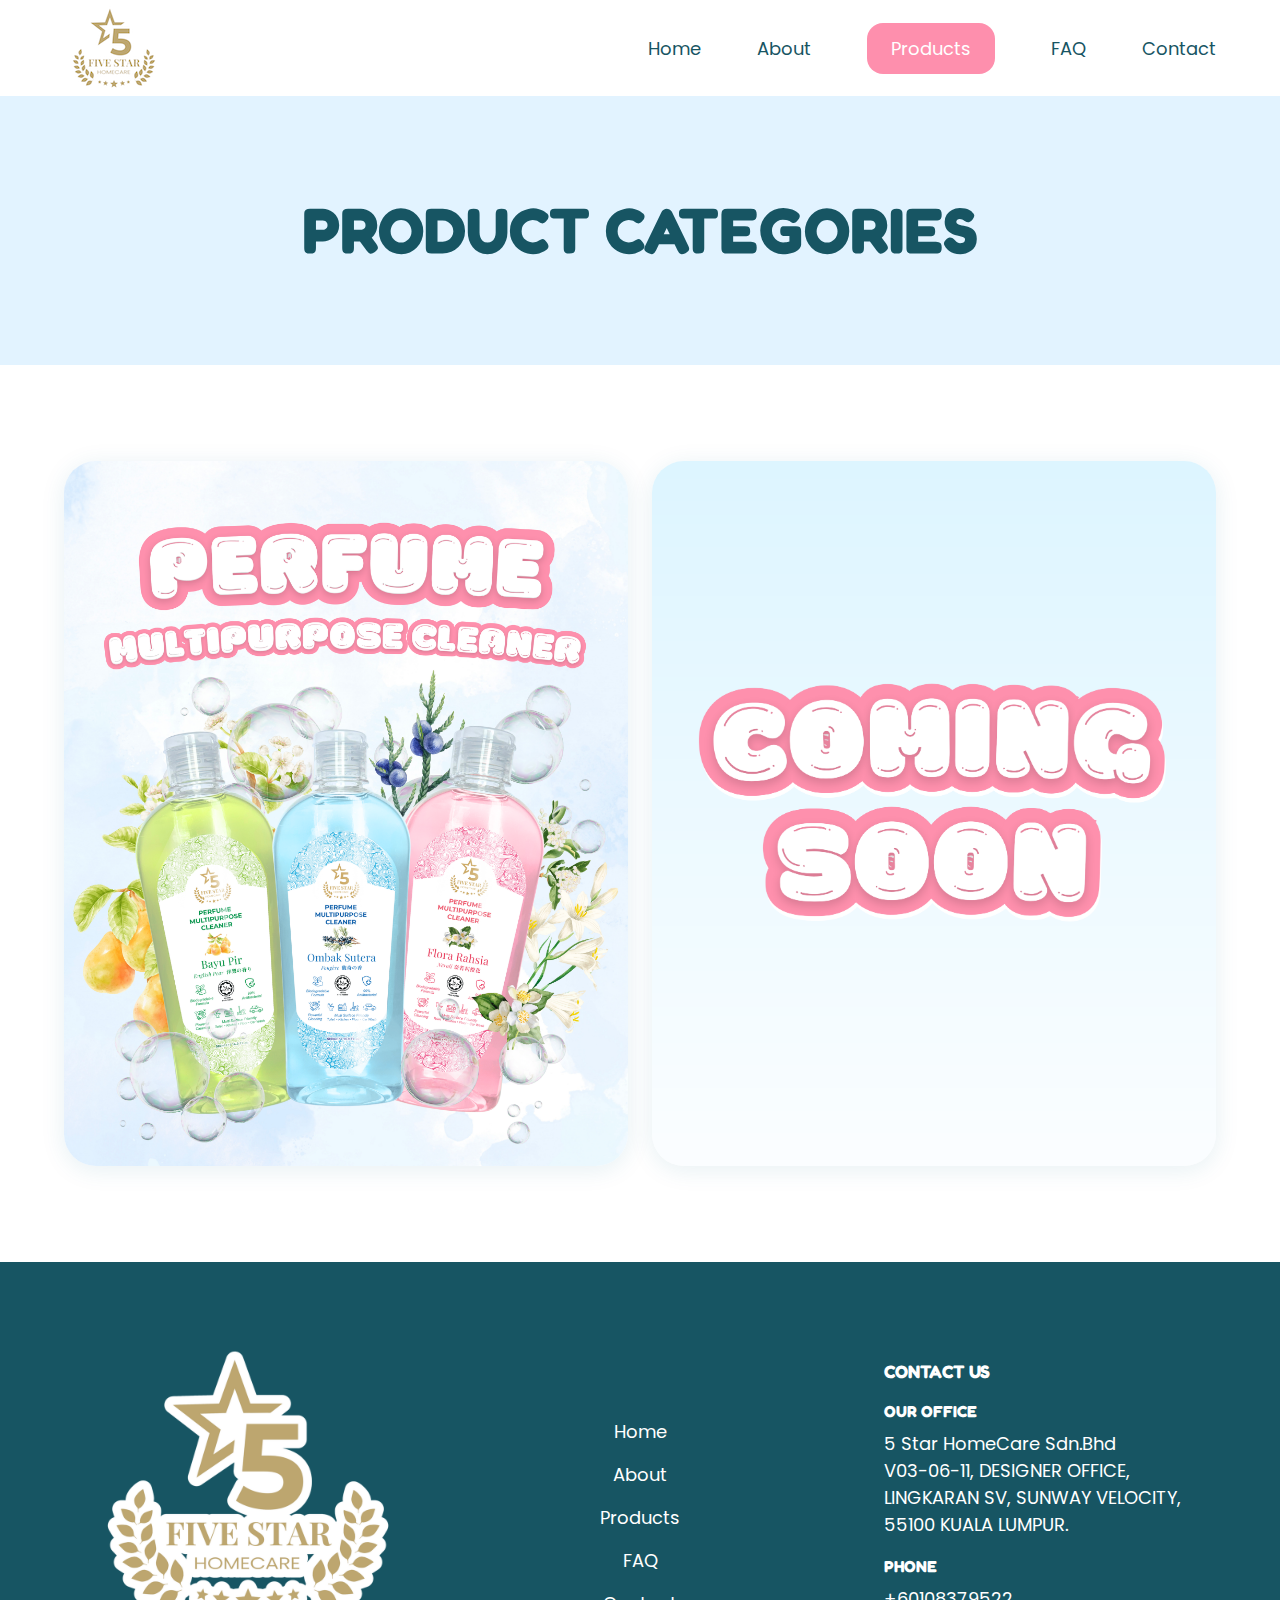
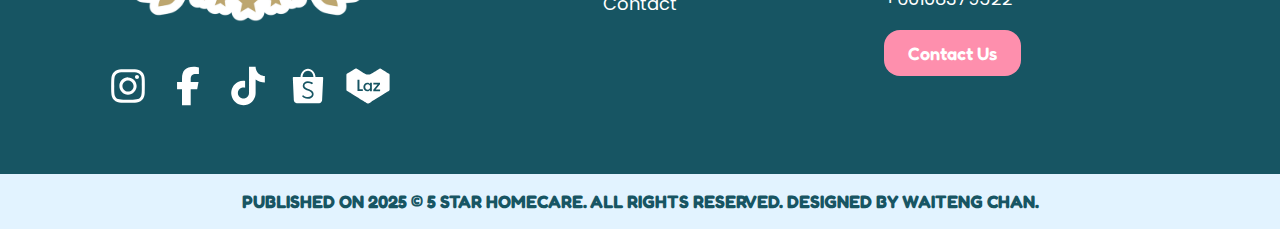
<file: 5 Star HomeCare Root File/html/products.html>
<!DOCTYPE html>
<html lang="en">
<head>
    <meta charset="UTF-8">
    <meta name="viewport" content="width=device-width, initial-scale=1.0">
    <title>Home</title>
    <link type="text/css" rel="stylesheet" href="/css/style.css">
    <link type="text/css" rel="stylesheet" href="/css/products.css">
    <script src="/javascript/script.js"></script>
</head>
<body>
    <nav class="desktop-nav">
        <div>
            <img onclick="window.location.href='/html/index.html'" src="/images/5-Star-Logo-100.png" alt="" class="logo">
            <ul>
                <li><a href="index.html">Home</a></li>
                <li><a href="about.html">About</a></li>
                <li id="active-link"><a href="products.html">Products</a></li>
                <li><a href="faq.html">FAQ</a></li>
                <li><a href="contact.html">Contact</a></li>
            </ul>
            <svg id="menu-button" xmlns="http://www.w3.org/2000/svg" viewBox="0 0 640 640"><!--!Font Awesome Free v7.1.0 by @fontawesome - https://fontawesome.com License - https://fontawesome.com/license/free Copyright 2025 Fonticons, Inc.--><path d="M96 160C96 142.3 110.3 128 128 128L512 128C529.7 128 544 142.3 544 160C544 177.7 529.7 192 512 192L128 192C110.3 192 96 177.7 96 160zM96 320C96 302.3 110.3 288 128 288L512 288C529.7 288 544 302.3 544 320C544 337.7 529.7 352 512 352L128 352C110.3 352 96 337.7 96 320zM544 480C544 497.7 529.7 512 512 512L128 512C110.3 512 96 497.7 96 480C96 462.3 110.3 448 128 448L512 448C529.7 448 544 462.3 544 480z"/></svg>
        </div>
    </nav>

    <nav id="mobile-nav" class="mobile-nav">
        <div>
            <ul>
                <li id="active-link"><a href="index.html">Home</a></li>
                <li><a href="about.html">About</a></li>
                <li><a href="products.html">Products</a></li>
                <li><a href="faq.html">FAQ</a></li>
                <li><a href="contact.html">Contact</a></li>
            </ul>
        </div>
    </nav>

    <div id="background-black" class="background-black"></div>

    <main>
        <h1>Product Categories</h1>
    </main>

    <section class="section-1">
        <div>
            <img onclick="window.location.href='/html/products-2.html'" src="/images/products/Multipurpose-Cleaner.png" alt="" class="product-image">
            <img src="/images/products/coming-soon.png" alt="" class="product-image">
        </div>
    </section>

    <footer>
        <div>
            <div>
                <img src="/images/5-Star-Logo-800.png" alt="">
                <div class="socials">
                    <svg onclick="window.open('https://www.instagram.com/5star_homecare_?igsh=MXhnYTM4YTVpNnR5ag==', '_blank')" xmlns="http://www.w3.org/2000/svg" viewBox="0 0 640 640"><!--!Font Awesome Free v7.1.0 by @fontawesome - https://fontawesome.com License - https://fontawesome.com/license/free Copyright 2025 Fonticons, Inc.--><path d="M320.3 205C256.8 204.8 205.2 256.2 205 319.7C204.8 383.2 256.2 434.8 319.7 435C383.2 435.2 434.8 383.8 435 320.3C435.2 256.8 383.8 205.2 320.3 205zM319.7 245.4C360.9 245.2 394.4 278.5 394.6 319.7C394.8 360.9 361.5 394.4 320.3 394.6C279.1 394.8 245.6 361.5 245.4 320.3C245.2 279.1 278.5 245.6 319.7 245.4zM413.1 200.3C413.1 185.5 425.1 173.5 439.9 173.5C454.7 173.5 466.7 185.5 466.7 200.3C466.7 215.1 454.7 227.1 439.9 227.1C425.1 227.1 413.1 215.1 413.1 200.3zM542.8 227.5C541.1 191.6 532.9 159.8 506.6 133.6C480.4 107.4 448.6 99.2 412.7 97.4C375.7 95.3 264.8 95.3 227.8 97.4C192 99.1 160.2 107.3 133.9 133.5C107.6 159.7 99.5 191.5 97.7 227.4C95.6 264.4 95.6 375.3 97.7 412.3C99.4 448.2 107.6 480 133.9 506.2C160.2 532.4 191.9 540.6 227.8 542.4C264.8 544.5 375.7 544.5 412.7 542.4C448.6 540.7 480.4 532.5 506.6 506.2C532.8 480 541 448.2 542.8 412.3C544.9 375.3 544.9 264.5 542.8 227.5zM495 452C487.2 471.6 472.1 486.7 452.4 494.6C422.9 506.3 352.9 503.6 320.3 503.6C287.7 503.6 217.6 506.2 188.2 494.6C168.6 486.8 153.5 471.7 145.6 452C133.9 422.5 136.6 352.5 136.6 319.9C136.6 287.3 134 217.2 145.6 187.8C153.4 168.2 168.5 153.1 188.2 145.2C217.7 133.5 287.7 136.2 320.3 136.2C352.9 136.2 423 133.6 452.4 145.2C472 153 487.1 168.1 495 187.8C506.7 217.3 504 287.3 504 319.9C504 352.5 506.7 422.6 495 452z"/></svg>
                    <svg onclick="window.open('https://www.facebook.com/5StarHomeCare.ASIA?mibextid=wwXIfr&rdid=WpFXEf6jz2vQhQxf&share_url=https%3A%2F%2Fwww.facebook.com%2Fshare%2F1AizvsFs6U%2F%3Fmibextid%3DwwXIfr%26ref%3D1#', '_blank')" xmlns="http://www.w3.org/2000/svg" viewBox="0 0 640 640"><!--!Font Awesome Free v7.1.0 by @fontawesome - https://fontawesome.com License - https://fontawesome.com/license/free Copyright 2025 Fonticons, Inc.--><path d="M240 363.3L240 576L356 576L356 363.3L442.5 363.3L460.5 265.5L356 265.5L356 230.9C356 179.2 376.3 159.4 428.7 159.4C445 159.4 458.1 159.8 465.7 160.6L465.7 71.9C451.4 68 416.4 64 396.2 64C289.3 64 240 114.5 240 223.4L240 265.5L174 265.5L174 363.3L240 363.3z"/></svg>
                    <svg onclick="window.open('https://www.tiktok.com/@5star.premiumhousecare?_r=1&_t=ZS-92Eqm6dFDyU', '_blank')" xmlns="http://www.w3.org/2000/svg" viewBox="0 0 640 640"><!--!Font Awesome Free v7.1.0 by @fontawesome - https://fontawesome.com License - https://fontawesome.com/license/free Copyright 2025 Fonticons, Inc.--><path d="M544.5 273.9C500.5 274 457.5 260.3 421.7 234.7L421.7 413.4C421.7 446.5 411.6 478.8 392.7 506C373.8 533.2 347.1 554 316.1 565.6C285.1 577.2 251.3 579.1 219.2 570.9C187.1 562.7 158.3 545 136.5 520.1C114.7 495.2 101.2 464.1 97.5 431.2C93.8 398.3 100.4 365.1 116.1 336C131.8 306.9 156.1 283.3 185.7 268.3C215.3 253.3 248.6 247.8 281.4 252.3L281.4 342.2C266.4 337.5 250.3 337.6 235.4 342.6C220.5 347.6 207.5 357.2 198.4 369.9C189.3 382.6 184.4 398 184.5 413.8C184.6 429.6 189.7 444.8 199 457.5C208.3 470.2 221.4 479.6 236.4 484.4C251.4 489.2 267.5 489.2 282.4 484.3C297.3 479.4 310.4 469.9 319.6 457.2C328.8 444.5 333.8 429.1 333.8 413.4L333.8 64L421.8 64C421.7 71.4 422.4 78.9 423.7 86.2C426.8 102.5 433.1 118.1 442.4 131.9C451.7 145.7 463.7 157.5 477.6 166.5C497.5 179.6 520.8 186.6 544.6 186.6L544.6 274z"/></svg>
                    <svg onclick="window.open('https://my.shp.ee/memgmbp', '_blank')" width="120" height="120" viewBox="0 0 120 120" fill="none" xmlns="http://www.w3.org/2000/svg"><path fill-rule="evenodd" clip-rule="evenodd" d="M73.929 81.3629C73.4297 85.493 70.9331 88.8007 67.0658 90.457C64.9121 91.3797 62.0204 91.8778 59.7315 91.7214C56.1609 91.5846 52.8063 90.7142 49.7142 89.123C48.6095 88.5543 46.9628 87.4187 45.6983 86.355C45.378 86.0863 45.34 85.914 45.5519 85.6127C45.6663 85.4397 45.8773 85.1278 46.3436 84.4429C47.02 83.4495 47.1044 83.325 47.1804 83.2085C47.3968 82.8756 47.7484 82.8466 48.0952 83.1201C48.1317 83.1485 48.1317 83.1485 48.1592 83.1701C48.2161 83.2143 48.2161 83.2144 48.3503 83.3189C48.4861 83.425 48.5667 83.4876 48.5993 83.5121C51.934 86.1301 55.8179 87.64 59.7389 87.791C65.1941 87.7164 69.1169 85.2578 69.8198 81.4826C70.5927 77.3276 67.3388 73.7385 60.9726 71.738C58.9816 71.1124 53.949 69.0932 53.0211 68.5477C48.6635 65.9848 46.6262 62.628 46.9158 58.4818C47.3594 52.7344 52.6823 48.4478 59.408 48.4191C62.4158 48.4129 65.4172 49.0395 68.3006 50.2574C69.3215 50.6887 71.1444 51.683 71.7737 52.154C72.1362 52.4208 72.2078 52.7318 72 53.0673C71.884 53.2619 71.6922 53.5703 71.2879 54.2133L71.2834 54.2203C70.7512 55.0672 70.7346 55.0936 70.6125 55.2917C70.4015 55.6137 70.1535 55.6437 69.7731 55.4017C66.6877 53.3241 63.2673 52.2788 59.5055 52.2033C54.8222 52.2962 51.312 55.0901 51.0812 58.896C51.0199 62.3334 53.592 64.843 59.1478 66.7565C70.4255 70.3891 74.7412 74.648 73.929 81.3629ZM60.0013 22.0215C67.3436 22.0215 73.3284 29.0058 73.6084 37.7486H46.3945C46.6745 29.0058 52.6593 22.0215 60.0013 22.0215ZM98 39.3923C98 38.4845 97.2706 37.7486 96.3711 37.7486H78.7318C78.299 26.2048 70.0787 17 60.0013 17C49.9242 17 41.7038 26.2048 41.2711 37.7486L23.6065 37.7489C22.7208 37.7651 22.0077 38.4948 22.0077 39.3923C22.0077 39.4352 22.0093 39.4778 22.0125 39.5198H22L24.5181 95.1595C24.5184 95.3143 24.5241 95.4705 24.5357 95.6276C24.5382 95.6631 24.5411 95.6982 24.544 95.7334L24.5494 95.8508L24.5555 95.857C24.9381 99.7287 27.7413 102.847 31.5529 102.991L31.5615 102.999H87.595C87.6215 103 87.648 103 87.6745 103C87.7011 103 87.7276 103 87.7541 102.999H87.8734L87.8759 102.997C91.754 102.891 94.8954 99.729 95.2272 95.8096L95.2291 95.8076L95.2317 95.755C95.2348 95.7137 95.2378 95.6728 95.2403 95.6315C95.2465 95.5328 95.2505 95.4344 95.2522 95.3366L97.9997 39.4772H97.9978C97.9994 39.4491 98 39.4207 98 39.3923Z" fill="white"/></svg>
                    <svg onclick="window.open('https://s.lazada.com.my/s.Gp6zB', '_blank')" width="120" height="120" viewBox="0 0 120 120" fill="none" xmlns="http://www.w3.org/2000/svg"><path d="M29.752 16.1572C30.2934 16.1638 30.8263 16.2992 31.3057 16.5508C31.3057 16.5508 50.4783 29.0483 53.4131 30.165C55.4705 31.1109 57.7161 31.5821 59.9795 31.5439C62.5457 31.5973 65.0806 30.9782 67.333 29.749C70.1997 28.2388 88.5088 16.6237 88.7178 16.6162C89.1797 16.3373 89.7107 16.1937 90.25 16.2002C90.8285 16.2035 91.3949 16.3617 91.8906 16.6602C94.3857 18.0384 111.364 28.4314 112.093 28.8945C113.226 29.5779 113.935 30.7821 113.993 32.0947C113.998 32.1811 114 32.2677 113.999 32.3545V69.5654C113.865 70.9024 113.032 72.0698 111.811 72.6299C111.415 72.8303 108.563 74.5825 104.401 77.1621C94.1618 83.5422 75.9887 94.9077 66.9551 100.402C64.7305 101.767 63.0644 102.779 62.2119 103.272C61.545 103.651 60.7906 103.847 60.0234 103.842H59.8037V103.835C59.113 103.805 58.4379 103.614 57.834 103.272C52.1192 99.9658 9.81666 73.4423 8.21484 72.6299C7.04306 72.0828 6.23135 70.9835 6.0459 69.71C6.0275 69.6098 6.01125 69.5087 6.00098 69.4062V32.5918C5.99896 32.4252 6.00833 32.2593 6.02734 32.0947C6.08119 30.8046 6.75297 29.6105 7.8418 28.8965L8.14844 28.7217C12.2414 26.1826 25.9418 17.8221 28.1094 16.6172C28.6063 16.3219 29.1734 16.1638 29.752 16.1572ZM58.4277 51.6152C52.7236 51.6154 48.3945 56.4764 48.3945 62.4297C48.3947 68.3799 52.7237 73.2518 58.4277 73.252C61.0247 73.285 63.4897 72.1023 65.0869 70.0518V72.832H69.6621V52.0361H65.0869V54.8154C63.4897 52.768 61.0246 51.5822 58.4277 51.6152ZM73.3818 52.0322V56.1875H84.124L73.2168 69.2178V72.8291H90.2783V68.6738H79.167L90.0322 55.6953V52.0322H73.3818ZM33.7344 72.7871H47.0703V68.1309H38.6162V44.5361H33.7139L33.7344 72.7871ZM59.2598 55.7793C62.9614 55.7794 65.4141 58.683 65.4141 62.4268C65.4139 66.1733 62.9223 69.0849 59.2598 69.085C55.5942 69.085 53.1017 66.1614 53.1016 62.4268C53.1016 58.695 55.555 55.7793 59.2598 55.7793Z" fill="white"/></svg>
                </div>
            </div>
            <ul>
                <li><a href="index.html">Home</a></li>
                <li><a href="about.html">About</a></li>
                <li><a href="products.html">Products</a></li>
                <li><a href="faq.html">FAQ</a></li>
                <li><a href="contact.html">Contact</a></li>
            </ul>
            <div>
                <div>
                    <h5>Contact Us</h5>
                    <li>
                        <h6>Our Office</h6>
                        <a href="https://maps.app.goo.gl/MLoSiJ2vUgAYKcLw8" target="_blank">
                            5 Star HomeCare Sdn.Bhd<br>
                            V03-06-11, DESIGNER OFFICE,<br>
                            LINGKARAN SV, SUNWAY VELOCITY,<br>
                            55100 KUALA LUMPUR.
                        </a>
                    </li>
                    <li>
                        <h6>Phone</h6>
                        <a target="_blank" href="https://wa.me/60108379522">
                            +60108379522
                        </a>
                    </li>
                    <button onclick="window.location.href='/html/contact.html'">Contact Us</button>
                </div>
            </div>
        </div>
        <div>
            <h5>Published on 2025 © 5 Star HomeCare. All Rights Reserved. Designed by WaiTeng Chan.</h5>
        </div>
    </footer>
</body>
</html>
</file>
<file: css/style.css>
@import url('https://fonts.googleapis.com/css2?family=Fredoka:wght@300..700&family=Poppins:ital,wght@0,100;0,200;0,300;0,400;0,500;0,600;0,700;0,800;0,900;1,100;1,200;1,300;1,400;1,500;1,600;1,700;1,800;1,900&display=swap');

:root {
    --white: #ffffff;

    --black: #2e2d2c;
    --dark-blue: #175563;
    --blue: #116989;
    --light-blue: #e2f3ff;
    --pink: #fe8fad;
    --light-pink: #ffeef4;
}

body {
    margin: 0;
    padding: 0;
    background-color: var(--white);
    display: grid;
    justify-content: center;
    overflow-x: hidden;
}

h1 {
    font-family: 'Fredoka', sans-serif;
    font-weight: 700;
    color: var(--dark-blue);
    font-size: 4rem;
    line-height: 1.2;
    text-transform: uppercase;
    margin: 0;
    padding: 0;
}

h2 {
    font-family: 'Fredoka', sans-serif;
    font-weight: 700;
    color: var(--dark-blue);
    font-size: 3.2rem;
    line-height: 1.2;
    text-transform: uppercase;
    margin: 0;
    padding: 0;
}

h3 {
    font-family: 'Fredoka', sans-serif;
    font-weight: 700;
    color: var(--dark-blue);
    font-size: 2.5rem;
    line-height: 1.3;
    text-transform: uppercase;
    margin: 0;
    padding: 0;
}

h4 {
    font-family: 'Fredoka', sans-serif;
    font-weight: 700;
    color: var(--dark-blue);
    font-size: 2rem;
    line-height: 1.3;
    text-transform: uppercase;
    margin: 0;
    padding: 0;
}


h5 {
    font-family: 'Fredoka', sans-serif;
    font-weight: 700;
    color: var(--dark-blue);
    font-size: 1.125rem;
    line-height: 1.3;
    text-transform: uppercase;
    margin: 0;
    padding: 0;
}


h6 {
    font-family: 'Fredoka', sans-serif;
    font-weight: 700;
    color: var(--dark-blue);
    font-size: 1rem;
    line-height: 1.3;
    text-transform: uppercase;
    margin: 0;
    padding: 0;
}

p, a {
    font-family: 'Poppins', sans-serif;
    font-size: 1.125rem;
    font-weight: 400;
    margin: 0;
    padding: 0;
    color: var(--dark-blue);
    text-decoration: none;
}

button {
    font-family: 'Fredoka', sans-serif;
    font-weight: 600;
    font-size: 1.125rem;
    color: var(--white);
    background-color: var(--pink);
    border: none;
    border-radius: 1rem;
    padding: 12px 24px;
    cursor: pointer;
    transition:
        background-color 0.3s ease,
        transform 0.2s ease,
        box-shadow 0.2s ease;
}

button:hover {
    background-color: var(--dark-blue);
    transform: translateY(-3px);
    box-shadow: 0 10px 24px rgba(0, 0, 0, 0.2);
}

.desktop-nav {
    width: 100vw;
    height: 6rem;
    display: flex;
    justify-content: center;
    align-items: center;
    background-color: var(--white);
    position: fixed;
    z-index: 1000;
}

.desktop-nav > div {
    width: calc(100% - 3rem);
    max-width: 1200px;
    display: flex;
    justify-content: space-between;
    height: calc(6rem - 1rem);
    padding: 1rem 1.5;
    align-items: center;
}

.desktop-nav ul {
    list-style-type: none;
    display: none;
    gap: 2.5rem;
    padding: 0;
    margin: 0;
    align-self: center;
    align-items: center;
}

.desktop-nav input::placeholder {
    font-family: 'Poppins', sans-serif;
    font-size: 1.125rem;
    color: var(--blue);
    opacity: 0.5;
}

.desktop-nav input {
    padding: 0;
    margin: 0;
    border: none;
    display: flex;
    align-items: center;
    font-family: 'Poppins', sans-serif;
    font-size: 1.125rem;
    color: var(--blue);
}

.desktop-nav input:focus {
    outline: none;
}

.desktop-nav svg {
    width: 2rem;
    fill: var(--dark-blue);
}

.desktop-nav #active-link {
    background-color: var(--pink);
    border: none;
    border-radius: 1rem;
    padding: 12px 24px;
    cursor: pointer;
    transition: background-color 0.3s ease;
}

.desktop-nav #active-link a {
    color: var(--white);
}

.desktop-nav > div > img:hover,
#menu-button {
    cursor: pointer;
}

@media (min-width: 768px) {
    .desktop-nav > div {
        width: calc(100% - 8rem);
        padding: 1rem 4rem;
        align-items: center;
    }

    .desktop-nav svg {
        display: none;
    }

    .desktop-nav ul {
        display: flex;
    }
}

@media (min-width: 1280px) {
    .desktop-nav ul {
        gap: 3.5rem;
        display: flex;
    }
}

.mobile-nav {
    width: calc(70vw - 4rem);
    height: 100vh;
    position: fixed;
    top: 0;
    right: 0;
    background-color: var(--white);
    z-index: 999;
    padding: 6rem 2rem;
    transform: translateX(100vw);
    transition: 0.4s;
}

.mobile-nav-active {
    transform: translateX(0);
}

.mobile-nav ul {
    list-style-type: none;
    padding: 0;
    margin: 0;
    display: flex;
    flex-direction: column;
    gap: 2rem;
    margin-top: 3rem;
}

.background-black {
    width: 100vw;
    height: 100vh;
    opacity: 0;
    transition: 0.4s;
    position: fixed;
    pointer-events: none;
}

.background-black-active {
    background-color: var(--black);
    opacity: 0.6;
    z-index: 998;
    pointer-events: all;
}


footer {
    width: 100vw;
    padding-top: 4rem;
    display: flex;
    flex-direction: column;
    justify-content: center;
    align-items: center;
    background-color: var(--dark-blue);
    gap: 4rem;
}

footer > div {
    max-width: 1200px;
    width: 100%;
    display: flex;
    flex-direction: column;
    align-items: center;
    gap: 4rem;
}

footer > div:nth-child(2) {
    background-color: var(--light-blue);
    width: 100vw;
    max-width: unset;
    justify-content: center;
    padding: 1rem 0;
}

footer > div:nth-child(2) > h5 {
    width: calc(100% - 3rem);
    max-width: 1200px;;
    justify-self: center;
    text-wrap: wrap;
    text-align: center;
}

footer > div > div:nth-child(1) {
    width: calc(100% - 3rem);
    display: flex;
    flex-direction: column;
    align-items: center;
    gap: 1rem;
}

footer > div > div:nth-child(1) > img {
    width: 100%;
    max-width: 20rem;
}

footer ul {
    list-style-type: none;
    padding: 0;
    margin: 0;
    display: flex;
    flex-direction: column;
    gap: 1rem;
    text-align: center;
}

footer ul a {
    color: var(--white);
}

footer > div > div:nth-child(3) {
    display: flex;
    justify-content: center;
    width: calc(100% - 3rem);
}

footer > div > div:nth-child(3) > div {
    display: flex;
    flex-direction: column;
    gap: 1.125rem;
    align-items: center;
    width: fit-content;
    text-align: center;
}

footer > div > div:nth-child(3) > div h6,
footer > div > div:nth-child(3) > div h5,
footer > div > div:nth-child(3) > div h4 {
    color: var(--white);
}

footer > div > div:nth-child(3) > div > li {
    display: flex;
    flex-direction: column;
    gap: 0.5rem;
}

footer > div > div:nth-child(3) > div > li > a {
    color: var(--white);
}

footer > div > div:nth-child(3) > div > li {
    list-style-type: none;
}

footer .socials {
    display: flex;
    gap: 0.75rem;
    flex-wrap: wrap;
    justify-self: center;
}

footer .socials svg {
    width: 2rem;
    height: 2rem;
    fill: var(--white) !important;
}

footer .socials svg:hover {
    cursor: pointer;
}

@media (min-width: 768px) {
    footer > div:nth-child(1) {
        max-width: 1200px;
        width: calc(100% - 8rem);
        display: grid;
        gap: 1.5rem;
        grid-template-columns: 1fr 1fr 1fr;
    }

    footer > div > div:nth-child(1),
    footer > div > div:nth-child(3) {
        width: 100%;
    }

    footer > div > div:nth-child(3) > div {
        align-items: flex-start;
        text-align: left;
    }

    footer > div:nth-child(2) > h5 {
        width: calc(100% - 8rem);
    }

}

@media (min-width: 1280px) {
    footer .socials svg {
        width: 3rem;
        height: 3rem;
        fill: var(--white) !important;
    }
}
</file>
<file: css/index.css>
main {
    width: 100vw;
    min-height: 44rem;
    display: flex;
    flex-direction: column;
    justify-content: center;
    align-items: center;
    background-image: url(../images/home/hero-background.png);
    background-size: cover;
    background-position: bottom;
    text-align: center;
    gap: 1.5rem;
}

main > h1 {
    margin: 0 2rem;
    font-size: 2.5rem;
}

.section-1 {
    width: calc(100vw - 3rem);
    padding: 2rem 1.5rem;
    display: flex;
    flex-direction: column;
    justify-content: center;
    align-items: center;
    gap: 2rem;
    max-width: 1200px;
    justify-self: center;
}

.section-1 > div {
    max-width: 1200px;
    width: calc(100vw - 4rem);
    display: flex;
    flex-direction: column;
    gap: 2rem;
    justify-content: center;
    align-items: center;
    padding: 0 2rem;

    
}

.section-1 .card-container {
    width: 100%;
    display: grid;
    grid-template-columns: repeat(3, 1fr);
    gap: 1rem;
    overflow-x: scroll;
    padding: 0 0 1.5rem 0;
}

.section-1 .card {
    min-width: calc(200vw / 3);
    width: 100%;
    aspect-ratio: 3/4;
    border-radius: 1rem;
    overflow: hidden;
}

.section-1 .card img {
    width: 100%;
    height: 100%;
    object-fit: cover;
}

@media (min-width: 768px) {
    main > h1 {
        margin: 0 4rem;
        font-size: 4rem;
    }

    .section-1 {
        width: calc(100vw - 8rem);
        padding: 4rem 4rem;
    }

    .section-1 > div {
        width: calc(100vw - 8rem);
    }

    .section-1 .card-container {
        width: 100%;
        display: grid;
        grid-template-columns: repeat(3, 1fr);
        gap: 1rem;
        overflow: unset;
        padding: 0;
    }

    .section-1 .card {
        min-width: unset;
        width: 100%;
        aspect-ratio: 3/4;
        border-radius: 1rem;
        overflow: hidden;
    }
}

@media (min-width: 1280px) {

}



.section-2 {
    width: 100vw;
    display: flex;
    flex-direction: column;
    justify-content: center;
    align-items: center;
    gap: 2rem;
    justify-self: center;
    background-color: var(--light-blue);
}

.section-2 > div {
    display: grid;
    max-width: 1200px;
    grid-template-columns: 1fr;
    gap: 2rem;
    align-items: center;
    padding: 4rem 2rem;
}

.section-2 .heading {
    display: flex;
    flex-direction: column;
    gap: 1rem;
}

.section-2 .testimonial-slider {
    position: relative;
}

.section-2 .testimonials {
    display: flex;
    flex-wrap: nowrap;
    gap: 1rem;
    padding: 0 0 1rem 0;
    overflow-x: scroll;
    border-radius: 1rem;
}

.section-2 .testimonials > img {
    width: 70%;
    background-color: #fff;
    aspect-ratio: 1/1;
    border-radius: 1rem;
    object-fit: contain;
}

h1 {
    font-size: 2.5rem;
}

h2 {
    font-size: 2.25rem;
}

@media (min-width: 768px) {
    .section-2 > div {
        gap: 2rem;
        padding: 4rem 4rem;
    }

    h1 {
        font-size: 4rem;
    }

    h2 {
        font-size: 3rem;
    }
}

@media (min-width: 980px) {
    .section-2 > div {
        grid-template-columns: 1fr 1fr;
        gap: 3rem;
    }
}
</file>
<file: css/about.css>
body {
    background-image: url(../images/about/background.png);
    background-repeat: no-repeat;
    background-size: cover;
}

main {
    width: calc(100vw - 3rem);
    max-width: calc(1200px - 8rem);
    display: flex;
    flex-direction: column;
    justify-content: center;
    justify-self: center;
    align-items: center;
    text-align: center;
    gap: 1.5rem;
    padding: 8rem 1.5rem 4rem 1.5rem;
}

main > h1 {
    margin: 0 2rem;
    font-size: 2.5rem;
}

.section-1 {
    width: calc(100vw - 3rem);
    padding: 2rem 1.5rem;
    display: flex;
    flex-direction: column;
    justify-content: center;
    align-items: center;
    gap: 2rem;
    max-width: 1200px;
    justify-self: center;
}

.section-1 > div {
    max-width: 1200px;
    width: calc(100vw - 4rem);
    display: grid;
    gap: 1.5rem;
    justify-content: center;
    align-items: center;
    padding: 0 2rem;
}

.vision-mission {
    padding: 3rem;
    background-color: var(--white);
    border-radius: 2rem;
    gap: 1rem;
    display: flex;
    flex-direction: column;
    box-shadow: 0 4px 24px #1169891a;
}

.vision-mission h2 {
    color: var(--pink);
}

@media (min-width: 768px) {
    main {
        width: calc(100vw - 8rem);
        padding: 8rem 4rem 4rem 4rem;
    }

    main > h1 {
        margin: 0 4rem;
        font-size: 4rem;
    }

    .section-1 {
        width: calc(100vw - 8rem);
        padding: 4rem 4rem;
    }

    .section-1 > div {
        width: calc(100vw - 8rem);
    grid-template-columns: repeat(2, minmax(0, 1fr));
    }

    .section-1 .card-container {
        width: 100%;
        display: grid;
        grid-template-columns: repeat(3, 1fr);
        gap: 1rem;
        overflow: unset;
        padding: 0;
    }

    .section-1 .card {
        min-width: unset;
        width: 100%;
        aspect-ratio: 3/4;
        border-radius: 1rem;
        overflow: hidden;
    }
}

@media (min-width: 1280px) {

}



.section-2 {
    width: calc(100vw - 3rem);
    display: flex;
    flex-direction: column;
    justify-content: center;
    align-items: center;
    gap: 2rem;
    justify-self: center;
}

.section-2 > div {
    display: grid;
    width: calc(100% - 3rem);
    max-width: calc(1200px - 8rem);
    grid-template-columns: 1fr;
    gap: 2rem;
    align-items: center;
    padding: 2rem 1.5rem;
    background-color: var(--light-pink);
    border-radius: 2rem;
    margin: 4rem 0;
}

.section-2 .heading {
    display: flex;
    flex-direction: column;
    gap: 1rem;
}

.section-2 .testimonial-slider {
    position: relative;
}

.section-2 .testimonials {
    display: grid;
    grid-template-columns: 1fr 1fr;
    gap: 1rem;
}

.section-2 > div > img {
    width: 100%;
    background-color: #f9f9f9;
    aspect-ratio: 3/4;
    border-radius: 1rem;
    box-shadow: 0 4px 24px #1169891a;
}

.why-choose-us {
    display: flex;
    flex-direction: column;
    gap: 2rem;
}

.why-choose-us > div {
    display: grid;
    grid-template-columns: 1fr;
    gap: 2rem;
}

.why-choose-us-point {
    display: flex;
    align-items: center;
    gap: 1rem;
}

.why-choose-us-point > img {
    width: 5rem;
    height: 5rem;
}

h1 {
    font-size: 2.5rem;
}

h2 {
    font-size: 2.25rem;
}

@media (min-width: 768px) {
    .section-2 {
        width: calc(100vw - 8rem);
        display: flex;
        flex-direction: column;
        justify-content: center;
        align-items: center;
        gap: 2rem;
        justify-self: center;
    }

    .section-2 > div {
        width: calc(100% - 8rem);
        max-width: calc(1200px - 8rem);
        border-radius: 4rem;
    }

    .section-2 > div {
        gap: 2rem;
        padding: 4rem 4rem;
    }

    .section-2 > div {
        display: grid;
        gap: 3rem;
    }

    h1 {
        font-size: 4rem;
    }

    h2 {
        font-size: 3rem;
    }
    
    .why-choose-us > div {
        display: grid;
        grid-template-columns: 1fr 1fr;
        gap: 2rem;
    }
}

@media (min-width: 980px) {
    .section-2 > div {
        grid-template-columns: repeat(2, minmax(0, 1fr));
        gap: 4rem;
    }

}
</file>
<file: css/contact.css>
main {
    width: 100vw;
    display: flex;
    flex-direction: column;
    justify-content: center;
    justify-self: center;
    align-items: center;
    text-align: center;
    gap: 1.5rem;
    padding: 4rem 0rem;
    background-color: var(--blue);
    margin-top: 6rem;
}

main > div {
    width: calc(100vw - 3rem);
    max-width: calc(1200px - 8rem);
    margin: 0 2rem;
    color: var(--white);
    font-size: 2.5rem;
    gap: 1rem;
    display: flex;
    flex-direction: column;
}

main h1,
main p {
    color: var(--white);
}

.section-1 {
    width: calc(100vw - 3rem);
    padding: 2rem 1.5rem;
    display: flex;
    flex-direction: column;
    justify-content: center;
    align-items: center;
    gap: 2rem;
    max-width: calc(1200px - 3rem);
    justify-self: center;
}

.section-1 > form {
    width: 100%;
    gap: 1.5rem;
    justify-content: center;
    align-items: center;
    display: flex;
    flex-direction: column;
}

.form-2-columns {
    display: flex;
    flex-direction: column;
    width: 100%;
    gap: 1.5rem;
}

.form-inputs {
    display: flex;
    flex-direction: column;
    gap: 1rem;
    width: 100%;
}

.form-inputs input,
.form-inputs textarea {
    padding: 1.5rem 1rem;
    border: 2px solid var(--blue);
    border-radius: 1rem;
    color: var(--blue);
    font-size: 1rem;
    font-family: "Poppins", sans-serif;
}

.form-inputs textarea {
    min-height: 12rem;
}

.form-inputs input::placeholder,
.form-inputs textarea::placeholder {
    font-size: 1rem;
    font-family: "Poppins", sans-serif;
    color: var(--blue);
    opacity: 0.4;
}

form button {
    align-self: flex-start;
}

form button :hover{
background-color: #dec8af;
}



@media (min-width: 768px) {
    main {
        padding: 6rem 0rem;
    }

    .question {
        padding: 2rem 0rem;
        margin: 0 4rem;
    }


    main > h1 {
        width: calc(100vw - 8rem);
        margin: 0 4rem;
        font-size: 4rem;
    }

    .section-1 {
        width: calc(100% - 8rem);
        padding: 6rem 4rem;
        max-width: calc(1200px - 8rem);
    }

    h4 {
        font-size: 1.5rem;
    }

    .section-1 > div {
        width: calc(100vw - 8rem);
    }

    .form-2-columns {
        flex-direction: row;
    }
}


.section-2 {
    width: 100vw;
    padding: 2rem 1.5rem;
    display: flex;
    flex-direction: column;
    justify-content: center;
    align-items: center;
    gap: 2rem;
    justify-self: center;
    background-color: var(--light-blue);
}

.section-2 > div {
    max-width: 1200px;
    width: calc(100vw - 4rem);
    display: grid;
    gap: 1.5rem;
    justify-content: center;
    align-items: center;
    padding: 0 2rem;
}

.section-2-content {
    width: 100%;
    gap: 1rem;
    display: flex;
    flex-direction: column;
}

.section-2-content > div {
    display: flex;
    flex-direction: column;
    gap: 1rem;
}

.section-2-content a {
    text-decoration: underline;
    transition: 0.4s;
}

.section-2-content a:hover {
    color: var(--blue);
}

.section-2-map {
    aspect-ratio: 4/3;
    overflow: hidden;
}

@media (min-width: 768px) {
    main {
        padding: 6rem 0rem;
    }

    main > h1 {
        width: calc(100vw - 8rem);
        margin: 0 4rem;
        font-size: 4rem;
    }



    .section-2 > div {
        width: calc(100vw - 8rem);
        grid-template-columns: repeat(2, minmax(0, 1fr));
    }
}
</file>
<file: css/faq.css>
main {
    width: 100vw;
    display: flex;
    flex-direction: column;
    justify-content: center;
    justify-self: center;
    align-items: center;
    text-align: center;
    gap: 1.5rem;
    padding: 4rem 0rem;
    background-color: var(--blue);
    margin-top: 6rem;
}

main > h1 {
    width: calc(100vw - 3rem);
    max-width: calc(1200px - 8rem);
    margin: 0 2rem;
    color: var(--white);
    font-size: 2.5rem;
}

.section-1 {
    width: calc(100vw - 3rem);
    padding: 2rem 1.5rem;
    display: flex;
    flex-direction: column;
    justify-content: center;
    align-items: center;
    gap: 2rem;
    max-width: 1200px;
    justify-self: center;
}

.section-1 > div {
    width: 100%;
    max-width: 1200px;
    gap: 1.5rem;
    justify-content: center;
    align-items: center;
    border-radius: 2rem;
    overflow: hidden;
    background-color: var(--light-blue);
}

.section-1 .title {
    padding: 2rem 1.5rem;
    background-color: var(--blue);
}

.section-1 .title h4 {
    color: var(--white);
}


h4 {
    font-size: 1.125rem;
}

.questions {
    padding: 1rem 0;
}

.question {
    padding: 1rem 0rem;
    margin: 0 1.5rem;
    border-bottom: 2px solid var(--blue);
    display: flex;
    flex-direction: column;
}

.question:last-child {
    border-bottom: none;
}

.question-title {
    display: flex;
    flex-direction: row;
    justify-content: space-between;
    align-items: center;
    gap: 1.5rem;
}

.question-title svg {
    width: 2.5rem;
    height: 2.5rem;
    min-width: 2.5rem;
    aspect-ratio: 1/1;
    transition: 0.4s ease-out;
}

.question-answer {
    max-height: 0px;
    transition: 0.4s;
    padding-top: 0;
    opacity: 0;
    pointer-events: none;
}

.question-active {
    gap: 0;
}

.question-active .question-answer {
    padding-top: 1.5rem;
    max-height: 100rem;
    pointer-events: all;
    opacity: 1;
}


.question-active svg {
    transform: rotate(180deg);
}

@media (min-width: 768px) {
    main {
        padding: 6rem 0rem;
    }

    .question {
        padding: 2rem 0rem;
        margin: 0 4rem;
    }


    main > h1 {
        width: calc(100vw - 8rem);
        margin: 0 4rem;
        font-size: 4rem;
    }

    .section-1 {
        width: 100%;
        padding: 6rem 4rem;
    }

    h4 {
        font-size: 1.5rem;
    }

    .section-1 > div {
        width: calc(100vw - 8rem);
    }

    .section-1 .title {
        padding: 2rem 4rem;
        background-color: var(--blue);
    }
}
</file>
<file: css/products.css>
main {
    width: 100vw;
    display: flex;
    flex-direction: column;
    justify-content: center;
    justify-self: center;
    align-items: center;
    text-align: center;
    gap: 1.5rem;
    padding: 4rem 0rem;
    background-color: var(--light-blue);
    margin-top: 6rem;
}

main > h1 {
    width: calc(100vw - 3rem);
    max-width: calc(1200px - 8rem);
    margin: 0 2rem;
    font-size: 2.5rem;
}

.section-1 {
    width: calc(100vw - 3rem);
    padding: 2rem 1.5rem;
    display: flex;
    flex-direction: column;
    justify-content: center;
    align-items: center;
    gap: 2rem;
    max-width: 1200px;
    justify-self: center;
}

.section-1 > div {
    max-width: 1200px;
    width: calc(100vw - 4rem);
    display: grid;
    gap: 1.5rem;
    justify-content: center;
    align-items: center;
    padding: 0 2rem;
}

.product-image {
    border-radius: 2rem;
    width: 100%;
    display: block;
    box-shadow: 0 4px 24px rgba(17, 105, 137, 0.1);
}


.product-image[onclick]:hover {
    cursor: pointer;
    transform: translateY(-6px) scale(1.02);
    box-shadow: 0 16px 40px rgba(17, 105, 137, 0.25);
    transition:
        transform 0.3s ease,
        box-shadow 0.3s ease;
}

.section-1 > div > img:nth-child(1):hover {
    cursor: pointer;
}

@media (min-width: 768px) {
    main {
        padding: 6rem 0rem;
    }

    main > h1 {
        width: calc(100vw - 8rem);
        margin: 0 4rem;
        font-size: 4rem;
    }

    .section-1 {
        width: calc(100vw - 8rem);
        padding: 6rem 4rem;
    }

    .section-1 > div {
        width: calc(100vw - 8rem);
        grid-template-columns: repeat(2, minmax(0, 1fr));
    }
}
</file>
